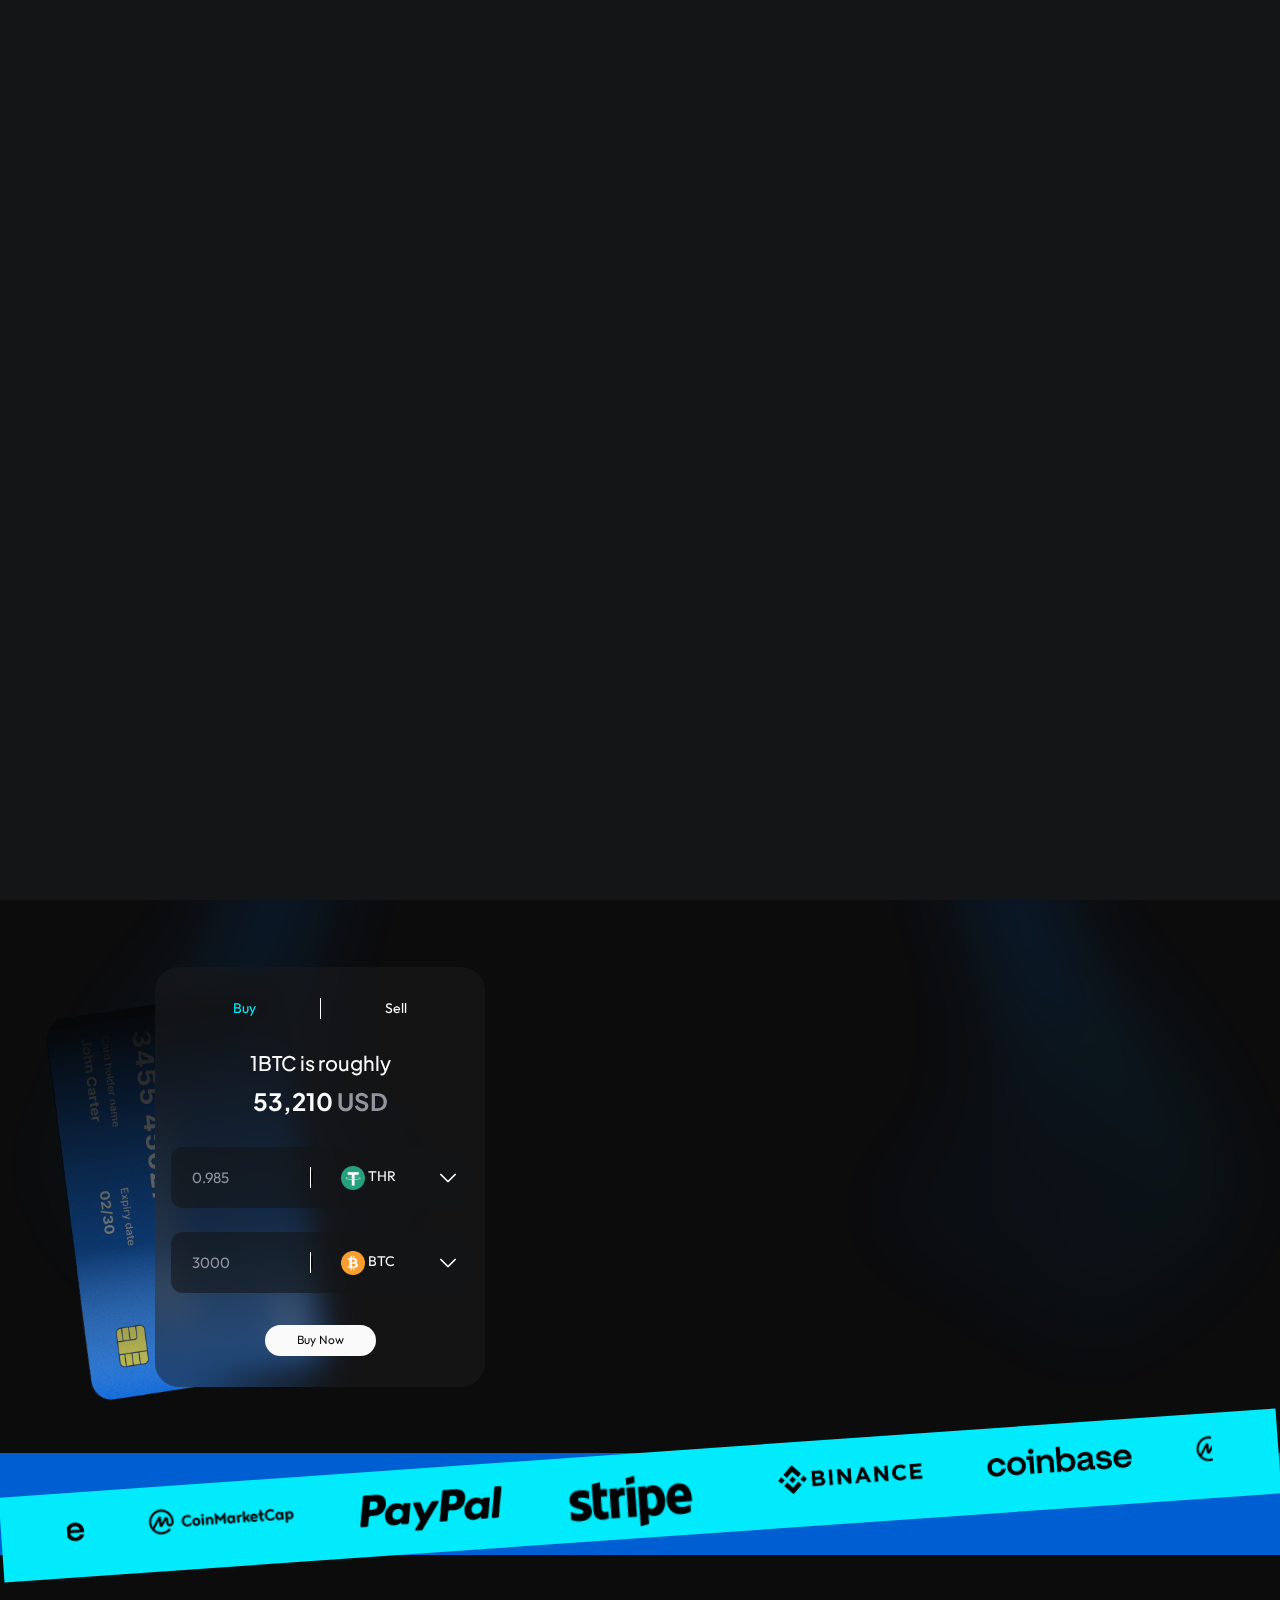
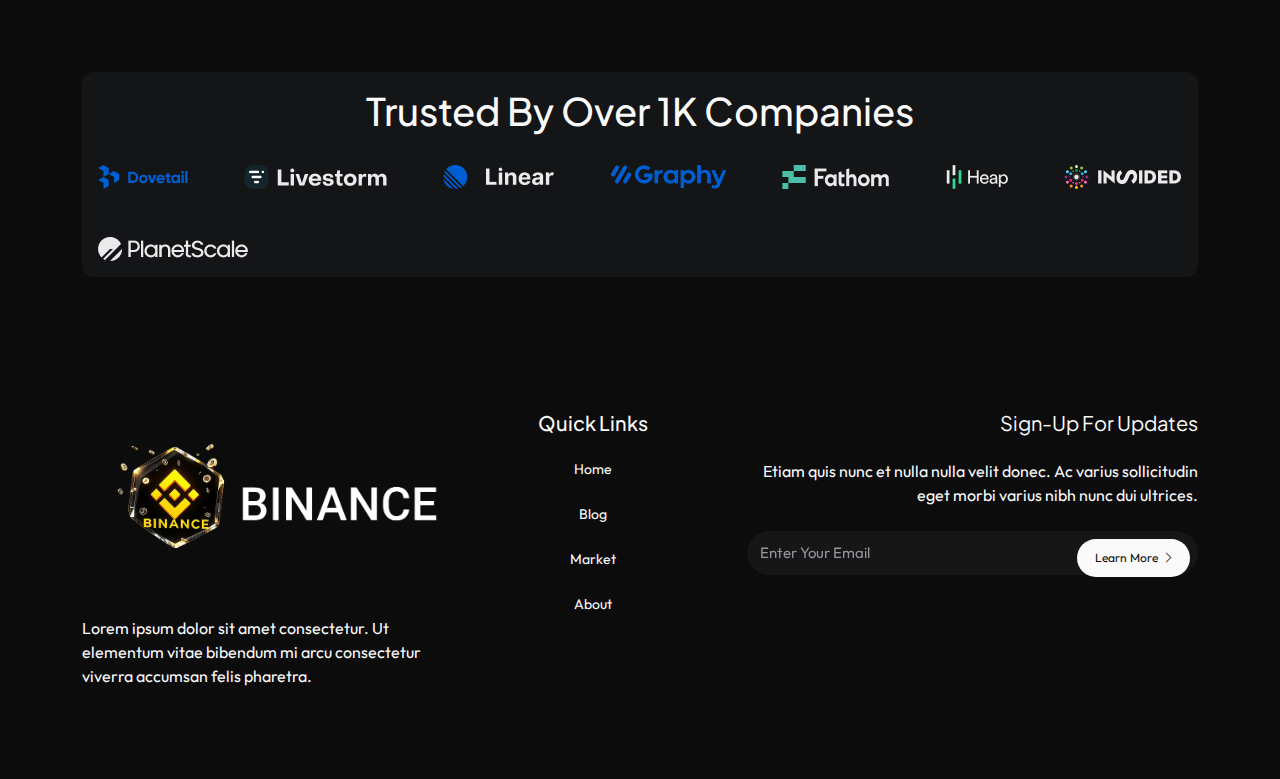
<file: about.html>
<!DOCTYPE html>
<html class="about-html" lang="en">

<head>
    <meta charset="UTF-8">
    <meta http-equiv="X-UA-Compatible" content="IE=edge">
    <meta name="viewport" content="width=device-width, initial-scale=1, shrink-to-fit=no">
    <meta name="description" content="Binancepro || Cryptocurrency Trading HTML Template">

    <title>Binancepro</title>

    <!-- Favicon -->
    <link rel="shortcut icon" type="image/x-icon" href="assets/media/favicon.png">

    <!-- All CSS files -->
    <link rel="stylesheet" href="assets/css/vendor/font-awesome.css">
    <link rel="stylesheet" href="assets/css/vendor/bootstrap.min.css">
    <link rel="stylesheet" href="assets/css/vendor/slick.css">
    <link rel="stylesheet" href="assets/css/app.css">

</head>

<body>

    <!-- Preloader-->
    <div id="preloader">
        <svg class="gradient-image" width="669" height="1563" viewBox="0 0 669 1563" fill="none"
            xmlns="http://www.w3.org/2000/svg">
            <path
                d="M382.493 1481.61C429.571 1452.59 474.869 1420.78 518.143 1386.35C537.375 1371.05 556.592 1354.77 568.936 1333.52C600.489 1279.19 578.831 1209.86 549.437 1154.34C522.325 1103.14 489.223 1055.35 450.827 1011.97C412.816 969.04 369.186 929.818 342.228 879.208C315.27 828.598 308.868 761.38 345.258 717.066C366.91 690.699 400.681 676.348 434.577 672.471C468.473 668.594 502.75 674.24 535.942 682.133C573.944 691.171 613.393 703.231 651.301 693.806C690.542 684.05 722.567 649.839 729.713 610.039C739.879 553.418 703.841 500.331 676.086 449.943C640.824 385.928 616.454 312.761 625.987 240.302C635.52 167.843 685.437 97.5878 756.584 80.8752"
                stroke="url(#paint0_linear_11584_1394)" stroke-miterlimit="10" />
            <path
                d="M368.119 1472.98C414.407 1444.5 458.836 1413.1 501.135 1378.97C519.925 1363.82 538.66 1347.7 550.805 1326.82C575.199 1284.87 568.109 1233.98 550.547 1187.54C545.782 1175.03 540.362 1162.78 534.31 1150.84C508.834 1100.34 477.433 1053.05 440.771 1009.98C404.476 967.34 362.364 928.38 336.497 878.355C321.995 850.311 313.05 817.686 313.324 786.221C313.574 758.814 320.995 732.153 338.13 710.665C341.18 706.841 344.491 703.232 348.038 699.863C369.831 679.142 399.815 667.789 429.941 664.068C439.588 662.905 449.3 662.374 459.016 662.476C484.328 662.67 509.68 666.488 534.373 671.213C573.555 678.66 613.583 687.69 651.524 676.735C689.206 665.856 720.293 633.079 727.468 594.241C737.68 538.983 703.857 487.077 678.223 437.913C676.202 434.037 674.225 430.13 672.291 426.19C643.093 366.655 624.676 300.348 634.816 235.111C645.622 165.56 695.06 98.6456 764.514 83.3725"
                stroke="url(#paint1_linear_11584_1394)" stroke-miterlimit="10" />
            <path
                d="M353.745 1464.35C399.244 1436.4 442.804 1405.41 484.127 1371.59C502.476 1356.59 520.728 1340.63 532.674 1320.12C556.66 1278.92 550.553 1229.11 534.295 1183.49C529.885 1171.19 524.841 1159.12 519.182 1147.34C495.343 1097.53 465.644 1050.75 430.716 1007.98C396.136 965.639 355.582 926.916 330.765 877.503C316.16 848.423 306.796 814.933 306.635 782.476C306.516 754.271 313.694 726.583 331.001 704.264C334.089 700.28 337.453 696.518 341.07 693.007C363.318 671.387 394.214 659.77 425.304 655.665C435.234 654.387 445.233 653.719 455.245 653.665C481.285 653.447 507.42 656.551 532.804 660.293C573.167 666.15 613.716 672.2 651.747 659.665C687.855 647.765 718.018 616.319 725.224 578.444C735.48 524.549 703.873 473.824 680.359 425.884C678.505 422.104 676.695 418.296 674.929 414.459C648.254 356.46 632.306 292.433 643.644 229.922C655.724 163.278 704.682 99.7048 772.444 85.8701"
                stroke="url(#paint2_linear_11584_1394)" stroke-miterlimit="10" />
            <path
                d="M339.37 1455.71C384.082 1428.3 426.774 1397.72 467.119 1364.22C485.026 1349.36 502.796 1333.56 514.543 1313.41C538.121 1272.97 532.997 1224.25 518.042 1179.43C513.988 1167.34 509.32 1155.46 504.054 1143.84C481.852 1094.72 453.855 1048.44 420.66 1005.98C387.797 963.941 348.836 925.43 325.033 876.652C310.333 846.527 300.542 812.181 299.946 778.733C299.46 749.729 306.394 721.015 323.872 697.865C326.997 693.721 330.416 689.807 334.102 686.153C356.806 663.635 388.614 651.753 420.667 647.263C430.881 645.87 441.168 645.066 451.474 644.856C478.242 644.226 505.159 646.615 531.236 649.374C572.779 653.642 613.799 656.766 651.97 642.596C686.499 629.778 715.744 599.56 722.98 562.648C733.281 510.116 703.89 460.572 682.496 413.856C680.809 410.173 679.166 406.463 677.567 402.728C653.416 346.266 639.936 284.518 652.474 224.733C665.826 160.996 714.305 100.764 780.374 88.3685"
                stroke="url(#paint3_linear_11584_1394)" stroke-miterlimit="10" />
            <path
                d="M324.997 1447.08C368.921 1420.2 410.745 1390.04 450.111 1356.84C467.577 1342.13 484.865 1326.49 496.412 1306.71C519.583 1267.02 515.442 1219.38 501.79 1175.38C498.091 1163.49 493.799 1151.79 488.927 1140.33C468.364 1091.92 442.069 1046.14 410.605 1003.98C379.458 962.239 342.124 923.922 319.302 875.798C304.517 844.621 294.289 809.427 293.259 774.986C292.403 745.184 299.095 715.443 316.744 691.463C319.906 687.159 323.379 683.093 327.135 679.296C350.294 655.879 383.015 643.733 416.031 638.858C426.53 637.35 437.104 636.411 447.705 636.045C475.2 635.002 502.9 636.677 529.668 638.452C572.391 641.131 613.845 641.389 652.194 625.525C685.146 611.892 713.471 582.799 720.736 546.849C731.082 495.679 703.906 447.318 684.632 401.825C683.113 398.239 681.637 394.628 680.204 390.994C658.578 336.069 647.566 276.601 661.302 219.541C675.929 158.712 723.928 101.821 788.304 90.8646"
                stroke="url(#paint4_linear_11584_1394)" stroke-miterlimit="10" />
            <path
                d="M310.622 1438.45C353.76 1412.1 394.717 1382.35 433.101 1349.46C450.126 1334.9 466.932 1319.42 478.28 1300.01C501.043 1261.07 497.886 1214.51 485.536 1171.33C482.192 1159.5 478.165 1147.93 473.799 1136.83C454.875 1089.11 430.281 1043.84 400.549 1001.99C371.117 960.54 335.441 922.397 313.57 874.947C298.71 842.709 288.035 806.675 286.569 771.243C285.345 740.643 291.794 709.876 309.615 685.065C312.813 680.601 316.34 676.382 320.167 672.443C343.78 648.128 377.413 635.717 411.394 630.457C422.179 628.834 433.039 627.759 443.933 627.237C472.157 625.782 500.638 626.798 528.098 627.535C572 628.713 613.86 626.082 652.416 608.456C683.801 594.109 711.196 566.041 718.491 531.053C728.882 481.247 703.921 434.067 686.767 389.798C685.415 386.308 684.107 382.796 682.841 379.265C663.738 325.876 655.195 268.687 670.13 214.353C686.029 156.432 733.549 102.882 796.233 93.3643"
                stroke="url(#paint5_linear_11584_1394)" stroke-miterlimit="10" />
            <path
                d="M296.248 1429.81C338.601 1404 378.693 1374.66 416.094 1342.08C432.678 1327.67 449.001 1312.35 460.15 1293.31C482.505 1255.12 480.331 1209.64 469.284 1167.27C466.298 1155.66 462.653 1144.28 458.672 1133.33C441.388 1086.31 418.497 1041.54 390.494 999.992C362.779 958.84 328.789 920.855 307.839 874.094C292.916 840.788 281.782 803.922 279.882 767.498C278.289 736.099 284.494 704.305 302.487 678.663C305.722 674.039 309.304 669.668 313.2 665.586C337.268 640.373 371.814 627.698 406.759 622.053C417.896 620.261 429.086 619.138 440.164 618.425C469.117 616.558 498.382 616.865 526.532 616.613C571.616 616.211 613.861 610.841 652.641 591.384C682.473 576.418 708.924 549.279 716.248 515.254C726.684 466.811 703.939 420.813 688.905 377.768C687.721 374.373 686.579 370.961 685.48 367.531C668.902 315.679 662.827 260.77 678.96 209.162C696.133 154.149 743.174 103.939 804.165 95.8601"
                stroke="url(#paint6_linear_11584_1394)" stroke-miterlimit="10" />
            <path
                d="M281.873 1421.18C323.442 1395.9 362.669 1366.96 399.085 1334.7C415.228 1320.44 431.068 1305.28 442.019 1286.6C463.966 1249.17 462.775 1204.78 453.031 1163.22C450.403 1151.81 447.141 1140.62 443.544 1129.83C427.902 1083.5 406.712 1039.23 380.438 997.995C354.439 957.14 322.164 919.299 302.107 873.242C287.134 838.86 275.528 801.169 273.193 763.753C271.232 731.556 277.194 698.735 295.358 672.263C298.63 667.48 302.265 662.956 306.232 658.731C330.755 632.619 366.214 619.68 402.121 613.65C413.55 611.739 425.036 610.486 436.392 609.615C466.073 607.335 496.123 606.932 524.961 605.694C571.231 603.708 613.854 595.675 652.863 574.314C681.163 558.818 706.648 532.519 714.003 499.457C724.483 452.376 703.953 407.559 691.04 365.738C690.023 362.44 689.049 359.127 688.117 355.799C674.062 305.483 670.456 252.854 687.788 203.972C706.235 151.866 752.795 104.997 812.094 98.3574"
                stroke="url(#paint7_linear_11584_1394)" stroke-miterlimit="10" />
            <path
                d="M267.5 1412.55C308.285 1387.8 346.647 1359.27 382.077 1327.33C397.779 1313.21 413.137 1298.21 423.888 1279.9C445.428 1243.22 445.134 1199.93 436.779 1159.16C434.486 1147.97 431.629 1136.96 428.417 1126.33C414.417 1080.7 394.929 1036.93 370.382 995.998C346.099 955.44 315.563 917.73 296.375 872.39C281.366 836.925 269.274 798.416 266.505 760.009C264.175 727.013 269.894 693.166 288.229 665.862C291.537 660.92 295.227 656.243 299.265 651.876C324.242 624.866 360.614 611.662 397.485 605.247C409.205 603.216 420.987 601.833 432.622 600.805C463.031 598.112 493.866 596.997 523.394 594.774C570.847 591.202 613.859 580.588 653.087 557.244C679.881 541.3 704.376 515.76 711.76 483.66C722.285 437.942 703.97 394.307 693.177 353.71C692.327 350.508 691.519 347.294 690.754 344.067C679.224 295.289 678.086 244.939 696.617 198.782C716.336 149.584 762.418 106.057 820.024 100.855"
                stroke="url(#paint8_linear_11584_1394)" stroke-miterlimit="10" />
            <path
                d="M253.126 1403.91C293.129 1379.7 330.627 1351.58 365.068 1319.95C380.328 1305.98 395.205 1291.14 405.757 1273.2C426.889 1237.27 427.572 1195.06 420.526 1155.1C418.589 1144.12 416.115 1133.3 413.289 1122.83C400.932 1077.89 383.147 1034.63 360.327 994C337.759 953.739 308.987 916.148 290.643 871.536C275.612 834.98 263.02 795.662 259.816 756.262C257.118 722.468 262.593 687.595 281.1 659.46C284.445 654.358 288.189 649.529 292.297 645.019C317.73 617.11 355.013 603.641 392.848 596.842C404.86 594.691 416.939 593.179 428.851 591.992C459.988 588.888 491.607 587.058 521.824 583.852C570.461 578.691 613.885 565.58 653.31 540.171C678.627 523.855 702.1 498.997 709.514 467.86C720.084 423.505 703.985 381.052 695.313 341.678C694.63 338.573 693.99 335.458 693.391 332.333C684.385 285.091 685.716 237.02 705.445 193.59C726.438 147.299 772.04 107.112 827.954 103.35"
                stroke="url(#paint9_linear_11584_1394)" stroke-miterlimit="10" />
            <path
                d="M238.751 1395.28C277.973 1371.6 314.609 1343.88 348.061 1312.57C362.88 1298.76 377.274 1284.07 387.626 1266.5C408.351 1231.32 410.012 1190.19 404.274 1151.05C402.694 1140.28 400.604 1129.65 398.162 1119.33C387.449 1075.09 371.366 1032.34 350.272 992.006C329.42 952.041 302.433 914.561 284.912 870.686C269.875 833.033 256.767 792.911 253.128 752.52C250.062 717.927 255.294 682.027 273.972 653.062C277.353 647.801 281.151 642.819 285.33 638.166C311.218 609.359 349.413 595.626 388.212 588.442C400.516 586.172 412.89 584.529 425.08 583.185C456.946 579.669 489.349 577.124 520.256 572.934C570.077 566.182 613.949 550.661 653.533 523.103C677.408 506.482 699.827 482.239 707.27 452.064C717.886 409.073 704.001 367.801 697.449 329.651C696.934 326.642 696.46 323.626 696.029 320.603C689.547 274.898 693.346 229.107 714.274 188.402C736.54 145.019 781.663 108.173 835.884 105.85"
                stroke="url(#paint10_linear_11584_1394)" stroke-miterlimit="10" />
            <path
                d="M224.377 1386.65C262.82 1363.5 298.594 1336.18 331.052 1305.19C345.43 1291.53 359.342 1277 369.496 1259.8C389.812 1225.37 392.454 1185.32 388.021 1147C386.799 1136.43 385.091 1125.99 383.034 1115.83C373.967 1072.29 359.586 1030.04 340.216 990.008C321.081 950.34 295.899 912.962 279.18 869.834C264.154 831.075 250.512 790.158 246.439 748.775C243.004 713.384 247.993 676.457 266.843 646.661C270.259 641.24 274.112 636.106 278.361 631.31C304.704 601.604 343.813 587.607 383.574 580.038C396.171 577.648 408.841 575.876 421.307 574.374C453.901 570.446 487.089 567.184 518.686 562.014C569.688 553.67 614.065 535.83 653.755 506.033C676.223 489.166 697.551 465.48 705.025 436.267C715.684 394.639 704.017 354.548 699.584 317.622C699.236 314.71 698.93 311.793 698.665 308.871C694.707 264.703 700.974 221.191 723.101 183.213C746.641 142.737 791.284 109.232 843.812 108.348"
                stroke="url(#paint11_linear_11584_1394)" stroke-miterlimit="10" />
            <path
                d="M210.003 1378.01C247.667 1355.39 282.581 1328.48 314.044 1297.82C327.98 1284.3 341.41 1269.93 351.365 1253.09C371.273 1219.42 374.898 1180.45 371.769 1142.94C370.905 1132.58 369.579 1122.33 367.907 1112.32C360.486 1069.49 347.808 1027.74 330.161 988.011C312.741 948.641 289.385 911.356 273.449 868.981C258.454 829.11 244.26 787.404 239.752 745.03C235.948 708.841 240.694 670.887 259.715 640.26C263.168 634.68 267.074 629.394 271.395 624.455C298.192 593.851 338.214 579.589 378.938 571.635C391.827 569.125 404.794 567.223 417.538 565.564C450.861 561.224 484.82 557.183 517.119 551.095C569.285 541.057 614.254 521.089 653.979 488.963C675.079 471.899 695.278 448.72 702.782 420.47C713.487 380.204 704.033 341.295 701.722 305.593C701.541 302.777 701.402 299.959 701.304 297.14C699.87 254.508 708.605 213.276 731.931 178.023C756.745 140.456 800.908 110.291 851.744 110.846"
                stroke="url(#paint12_linear_11584_1394)" stroke-miterlimit="10" />
            <path
                d="M195.629 1369.38C232.516 1347.29 266.57 1320.78 297.035 1290.44C310.531 1277.07 323.478 1262.86 333.233 1246.39C352.735 1213.47 357.343 1175.58 355.516 1138.89C355.011 1128.74 354.066 1118.68 352.779 1108.82C347.005 1066.69 336.03 1025.44 320.105 986.014C304.402 946.94 282.889 909.744 267.717 868.129C252.772 827.139 238.006 784.652 233.063 741.285C228.891 704.297 233.393 665.317 252.586 633.861C256.075 628.121 260.036 622.682 264.427 617.6C291.68 586.097 332.613 571.571 374.302 563.231C387.482 560.601 400.745 558.569 413.767 556.753C447.818 552 482.56 547.245 515.55 540.174C568.896 528.546 614.529 506.438 654.202 471.892C673.975 454.674 693.004 431.959 700.537 404.672C711.287 365.769 704.049 328.041 703.858 293.563C703.844 290.843 703.872 288.125 703.941 285.407C705.031 244.312 716.235 205.359 740.76 172.832C766.846 138.172 810.531 111.349 859.673 113.343"
                stroke="url(#paint13_linear_11584_1394)" stroke-miterlimit="10" />
            <path
                d="M181.255 1360.75C217.366 1339.18 250.562 1313.08 280.027 1283.06C293.081 1269.84 305.546 1255.79 315.104 1239.69C334.197 1207.52 339.792 1170.71 339.264 1134.83C339.118 1124.89 338.555 1115.02 337.652 1105.32C333.526 1063.9 324.254 1023.15 310.051 984.018C296.063 945.241 276.412 908.128 261.987 867.277C247.115 825.162 231.753 781.899 226.375 737.541C221.835 699.755 226.094 659.748 245.458 627.46C248.983 621.561 252.998 615.97 257.461 610.744C285.168 578.343 327.014 563.553 369.666 554.829C383.139 552.08 396.698 549.918 409.998 547.944C444.777 542.779 480.301 537.31 513.983 529.255C568.51 516.038 614.91 491.883 654.427 454.823C672.915 437.483 690.731 415.2 698.295 388.875C709.089 351.335 704.066 314.79 705.996 281.534C706.149 278.911 706.344 276.291 706.58 273.676C710.194 234.118 723.867 197.444 749.59 167.643C776.949 135.891 820.154 112.408 867.604 115.841"
                stroke="url(#paint14_linear_11584_1394)" stroke-miterlimit="10" />
            <path
                d="M166.88 1352.12C202.218 1331.08 234.556 1305.37 263.019 1275.68C275.632 1262.61 287.614 1248.72 296.971 1232.99C315.657 1201.57 322.241 1165.84 323.011 1130.78C323.225 1121.04 323.041 1111.36 322.524 1101.82C320.046 1061.1 312.477 1020.86 299.994 982.021C287.722 943.541 269.949 906.508 256.254 866.425C241.477 823.177 225.498 779.146 219.686 733.796C214.777 695.212 218.793 654.178 238.329 621.06C241.889 615.002 245.958 609.257 250.492 603.889C278.654 570.589 321.414 555.535 365.029 546.426C378.792 543.558 392.648 541.266 406.226 539.134C441.734 533.557 478.04 527.374 512.413 518.336C568.12 503.529 615.413 477.42 654.649 437.753C671.896 420.316 688.456 398.44 696.049 373.078C706.888 336.901 704.081 301.537 708.131 269.506C708.452 266.979 708.814 264.458 709.217 261.944C715.355 223.923 731.495 189.529 758.417 162.454C787.05 133.609 829.776 113.467 875.534 118.339"
                stroke="url(#paint15_linear_11584_1394)" stroke-miterlimit="10" />
            <path
                d="M152.506 1343.48C187.072 1322.97 218.554 1297.66 246.011 1268.31C258.45 1255.53 269.458 1241.44 278.841 1226.29C297.119 1195.62 304.694 1160.97 306.759 1126.72C307.334 1117.2 307.529 1107.7 307.396 1098.32C306.567 1058.31 300.702 1018.57 289.939 980.024C279.383 941.841 263.502 904.884 250.522 865.572C235.867 821.186 219.245 776.393 212.998 730.051C207.721 690.668 211.493 648.608 231.2 614.659C234.796 608.442 238.919 602.545 243.525 597.033C272.142 562.835 315.813 547.516 360.393 538.023C374.449 535.034 388.6 532.612 402.456 530.323C438.692 524.333 475.782 517.436 510.845 507.415C567.732 491.018 616.058 463.046 654.873 420.682C670.923 403.163 686.182 381.679 693.805 357.279C704.689 322.465 704.098 288.283 710.268 257.476C710.755 255.045 711.284 252.623 711.855 250.211C720.517 213.727 739.126 181.613 767.246 157.263C797.153 131.326 839.399 114.525 883.464 120.835"
                stroke="url(#paint16_linear_11584_1394)" stroke-miterlimit="10" />
            <path
                d="M138.132 1334.85C171.927 1314.86 202.554 1289.95 229.002 1260.93C240.953 1248.26 251.577 1234.41 260.71 1219.58C278.58 1189.67 287.149 1156.1 290.506 1122.67C291.442 1113.35 292.017 1104.05 292.269 1094.82C293.088 1055.52 288.927 1016.28 279.883 978.027C271.043 940.141 257.07 903.258 244.791 864.721C230.283 819.189 212.991 773.641 206.309 726.307C200.664 686.126 204.193 643.039 224.073 608.259C227.704 601.883 231.882 595.833 236.558 590.179C265.63 555.083 310.214 539.499 355.757 529.62C370.106 526.512 384.552 523.96 398.686 521.513C435.65 515.111 473.522 507.499 509.277 496.496C567.345 478.51 616.865 448.758 655.097 403.612C669.996 386.019 683.91 364.92 691.562 341.482C702.491 308.031 704.115 275.031 712.405 245.447C713.06 243.112 713.756 240.79 714.493 238.48C725.34 203.877 746.906 173.618 776.076 152.073C807.255 129.043 849.023 115.583 891.395 123.333"
                stroke="url(#paint17_linear_11584_1394)" stroke-miterlimit="10" />
            <path
                d="M123.758 1326.22C156.785 1306.75 186.558 1282.23 211.994 1253.55C223.455 1240.99 233.696 1227.38 242.579 1212.88C260.042 1183.71 269.663 1151.24 274.254 1118.61C275.567 1109.51 276.505 1100.39 277.141 1091.32C279.61 1052.73 277.152 1013.99 269.828 976.031C262.704 938.441 250.652 901.631 239.059 863.869C224.728 817.185 206.737 770.888 199.621 722.562C193.607 681.583 196.893 637.469 216.943 601.859C220.61 595.323 224.842 589.121 229.59 583.323C259.117 547.328 304.613 531.481 351.12 521.217C365.76 517.989 380.503 515.308 394.915 512.703C432.607 505.889 471.261 497.562 507.708 485.576C566.956 466.001 617.846 434.547 655.319 386.542C669.926 368.267 681.414 347.704 689.316 325.684C700.29 293.596 704.129 261.777 714.539 233.417C715.362 231.179 716.225 228.956 717.129 226.747C730.683 193.615 754.417 165.647 784.902 146.883C817.356 126.761 858.643 116.642 899.323 125.83"
                stroke="url(#paint18_linear_11584_1394)" stroke-miterlimit="10" />
            <path
                d="M109.383 1317.58C141.644 1298.64 170.564 1274.51 194.986 1246.17C205.955 1233.73 215.813 1220.34 224.448 1206.18C241.503 1177.77 252.107 1146.37 258.001 1114.56C259.672 1105.66 260.992 1096.73 262.013 1087.82C266.13 1049.95 265.376 1011.71 259.771 974.034C254.363 936.741 244.246 900.004 233.326 863.016C219.203 815.175 200.483 768.134 192.932 718.818C186.549 677.04 189.591 631.9 209.813 595.458C213.516 588.764 217.802 582.409 222.621 576.468C252.603 539.575 299.012 523.462 346.482 512.814C361.414 509.467 376.454 506.655 391.143 503.893C429.563 496.667 469 487.626 506.138 474.655C566.567 453.49 619.02 420.403 655.542 369.47C668.74 351.152 679.349 331.102 687.072 309.887C698.09 279.161 704.145 248.524 716.676 221.388C717.665 219.246 718.696 217.122 719.766 215.016C736.037 183.361 761.936 157.688 793.731 141.694C827.458 124.479 868.265 117.701 907.253 128.329"
                stroke="url(#paint19_linear_11584_1394)" stroke-miterlimit="10" />
            <path
                d="M95.0084 1308.95C126.504 1290.53 154.574 1266.79 177.977 1238.8C209.464 1201.93 231.368 1157.86 241.747 1110.5C243.777 1101.81 245.49 1093.08 246.885 1084.32C252.649 1047.17 253.6 1009.43 249.716 972.037C246.024 935.041 237.853 898.377 227.595 862.164C213.713 813.158 194.229 765.382 186.243 715.073C179.492 672.497 182.292 626.33 202.685 589.058C206.423 582.204 210.763 575.697 215.654 569.612C246.09 531.821 293.412 515.444 341.845 504.411C357.07 500.944 372.405 498.002 387.372 495.083C426.521 487.444 466.74 477.689 504.57 463.736C566.179 440.981 620.399 406.314 655.765 352.401C667.552 334.084 677.298 314.53 684.827 294.09C695.891 264.729 704.161 235.272 718.812 209.36C719.969 207.315 721.166 205.29 722.404 203.284C741.398 173.116 769.458 149.739 802.56 136.504C837.56 122.197 877.888 118.76 915.183 130.826"
                stroke="url(#paint20_linear_11584_1394)" stroke-miterlimit="10" />
            <path
                d="M80.6351 1300.32C152.329 1259.05 203.075 1186.07 225.496 1106.45C247.916 1026.82 243.512 941.153 221.864 861.311C208.26 811.135 187.976 762.629 179.556 711.328C171.135 660.026 176.249 603.383 208.687 562.757C249.282 511.913 319.827 499.147 383.602 486.272C488.479 465.099 601.133 427.19 655.989 335.33C683.312 289.575 693.372 234.412 725.042 191.551C768.954 132.126 854.029 107.116 923.114 133.323"
                stroke="url(#paint21_linear_11584_1394)" stroke-miterlimit="10" />
            <defs>
                <filter id="filter05_f_11584_1394" x="0.385742" y="0.38855" width="1002.91" height="1561.65"
                    filterUnits="userSpaceOnUse" color-interpolation-filters="sRGB">
                    <feFlood flood-opacity="0" result="BackgroundImageFix" />
                    <feBlend mode="normal" in="SourceGraphic" in2="BackgroundImageFix" result="shape" />
                    <feGaussianBlur stdDeviation="40" result="effect1_foregroundBlur_11584_1394" />
                </filter>
                <linearGradient id="paint0_linear_11584_0147" x1="301.112" y1="1059.32" x2="734.276" y2="1074.71"
                    gradientUnits="userSpaceOnUse">
                    <stop offset="0" stop-color="#005ED3" />
                    <stop offset="1" stop-color="#02EBFD" />
                </linearGradient>
                <linearGradient id="paint1_linear_11584_0102" x1="294.417" y1="1054.02" x2="731.671" y2="1069.29"
                    gradientUnits="userSpaceOnUse">
                    <stop offset="0" stop-color="#005ED3" />
                    <stop offset="1" stop-color="#02EBFD" />
                </linearGradient>
                <linearGradient id="paint2_linear_11584_0321" x1="287.718" y1="1048.72" x2="740.297" y2="1063.79"
                    gradientUnits="userSpaceOnUse">
                    <stop offset="0" stop-color="#005ED3" />
                    <stop offset="1" stop-color="#02EBFD" />
                </linearGradient>
                <linearGradient id="paint3_linear_11584_6548" x1="280.995" y1="1043.41" x2="750.216" y2="1058.21"
                    gradientUnits="userSpaceOnUse">
                    <stop offset="0" stop-color="#005ED3" />
                    <stop offset="1" stop-color="#02EBFD" />
                </linearGradient>
                <linearGradient id="paint4_linear_11584_1590" x1="274.244" y1="1038.11" x2="760.133" y2="1052.57"
                    gradientUnits="userSpaceOnUse">
                    <stop offset="0" stop-color="#005ED3" />
                    <stop offset="1" stop-color="#02EBFD" />
                </linearGradient>
                <linearGradient id="paint5_linear_11584_9510" x1="267.467" y1="1032.8" x2="770.047" y2="1046.85"
                    gradientUnits="userSpaceOnUse">
                    <stop offset="0" stop-color="#005ED3" />
                    <stop offset="1" stop-color="#02EBFD" />
                </linearGradient>
                <linearGradient id="paint6_linear_11584_1654" x1="260.669" y1="1027.49" x2="779.962" y2="1041.05"
                    gradientUnits="userSpaceOnUse">
                    <stop offset="0" stop-color="#005ED3" />
                    <stop offset="1" stop-color="#02EBFD" />
                </linearGradient>
                <linearGradient id="paint7_linear_11584_1221" x1="253.848" y1="1022.18" x2="789.872" y2="1035.18"
                    gradientUnits="userSpaceOnUse">
                    <stop offset="0" stop-color="#005ED3" />
                    <stop offset="1" stop-color="#02EBFD" />
                </linearGradient>
                <linearGradient id="paint8_linear_11584_1158" x1="247.007" y1="1016.86" x2="799.778" y2="1029.22"
                    gradientUnits="userSpaceOnUse">
                    <stop offset="0" stop-color="#005ED3" />
                    <stop offset="1" stop-color="#02EBFD" />
                </linearGradient>
                <linearGradient id="paint9_linear_11584_9987" x1="240.147" y1="1011.55" x2="809.68" y2="1023.19"
                    gradientUnits="userSpaceOnUse">
                    <stop offset="0" stop-color="#005ED3" />
                    <stop offset="1" stop-color="#02EBFD" />
                </linearGradient>
                <linearGradient id="paint10_linear_11584_1665" x1="233.27" y1="1006.23" x2="819.577" y2="1017.08"
                    gradientUnits="userSpaceOnUse">
                    <stop offset="0" stop-color="#005ED3" />
                    <stop offset="1" stop-color="#02EBFD" />
                </linearGradient>
                <linearGradient id="paint11_linear_11584_1778" x1="226.376" y1="1000.92" x2="829.466" y2="1010.88"
                    gradientUnits="userSpaceOnUse">
                    <stop offset="0" stop-color="#005ED3" />
                    <stop offset="1" stop-color="#02EBFD" />
                </linearGradient>
                <linearGradient id="paint12_linear_11584_1965" x1="219.468" y1="995.599" x2="839.352" y2="1004.59"
                    gradientUnits="userSpaceOnUse">
                    <stop offset="0" stop-color="#005ED3" />
                    <stop offset="1" stop-color="#02EBFD" />
                </linearGradient>
                <linearGradient id="paint13_linear_11584_1305" x1="212.545" y1="990.28" x2="849.228" y2="998.221"
                    gradientUnits="userSpaceOnUse">
                    <stop offset="0" stop-color="#005ED3" />
                    <stop offset="1" stop-color="#02EBFD" />
                </linearGradient>
                <linearGradient id="paint14_linear_11584_7455" x1="205.611" y1="984.96" x2="859.097" y2="991.76"
                    gradientUnits="userSpaceOnUse">
                    <stop offset="0" stop-color="#005ED3" />
                    <stop offset="1" stop-color="#02EBFD" />
                </linearGradient>
                <linearGradient id="paint15_linear_11584_0214" x1="195.979" y1="979.422" x2="869.21" y2="984.825"
                    gradientUnits="userSpaceOnUse">
                    <stop offset="0" stop-color="#005ED3" />
                    <stop offset="1" stop-color="#02EBFD" />
                </linearGradient>
                <linearGradient id="paint16_linear_11584_3665" x1="181.472" y1="973.474" x2="879.77" y2="977.033"
                    gradientUnits="userSpaceOnUse">
                    <stop offset="0" stop-color="#005ED3" />
                    <stop offset="1" stop-color="#02EBFD" />
                </linearGradient>
                <linearGradient id="paint17_linear_11584_8823" x1="166.968" y1="967.463" x2="890.314" y2="969.01"
                    gradientUnits="userSpaceOnUse">
                    <stop offset="0" stop-color="#005ED3" />
                    <stop offset="1" stop-color="#02EBFD" />
                </linearGradient>
                <linearGradient id="paint18_linear_11584_1782" x1="152.471" y1="961.367" x2="900.835" y2="960.736"
                    gradientUnits="userSpaceOnUse">
                    <stop offset="0" stop-color="#005ED3" />
                    <stop offset="1" stop-color="#02EBFD" />
                </linearGradient>
                <linearGradient id="paint19_linear_11584_9950" x1="137.981" y1="955.162" x2="911.341" y2="952.192"
                    gradientUnits="userSpaceOnUse">
                    <stop offset="0" stop-color="#005ED3" />
                    <stop offset="1" stop-color="#02EBFD" />
                </linearGradient>
                <linearGradient id="paint20_linear_11584_3036" x1="123.502" y1="948.812" x2="921.831" y2="943.347"
                    gradientUnits="userSpaceOnUse">
                    <stop offset="0" stop-color="#005ED3" />
                    <stop offset="1" stop-color="#02EBFD" />
                </linearGradient>
                <linearGradient id="paint21_linear_11584_2348" x1="109.038" y1="942.274" x2="932.309" y2="934.169"
                    gradientUnits="userSpaceOnUse">
                    <stop offset="0" stop-color="#005ED3" />
                    <stop offset="1" stop-color="#02EBFD" />
                </linearGradient>
            </defs>
        </svg>
        <div id="bitcoin">
            <svg version="1.1" id="Layer_1" xmlns="http://www.w3.org/2000/svg"
                xmlns:xlink="http://www.w3.org/1999/xlink" x="0px" y="0px" width="200px" height="200px"
                viewBox="100 100 400 400" xml:space="preserve">
                <filter height="130%">
                    <feGaussianBlur in="SourceAlpha" stdDeviation="5" />
                    <feOffset dx="0" dy="0" result="offsetblur" />
                    <feFlood flood-color="#02EBFD" />
                    <feComposite in2="offsetblur" operator="in" />
                    <feMerge>
                        <feMergeNode />
                        <feMergeNode in="SourceGraphic" />
                    </feMerge>
                </filter>
                <path class="path" fill="#000000" d="M446.089,261.45c6.135-41.001-25.084-63.033-67.769-77.735l13.844-55.532l-33.801-8.424l-13.48,54.068
                  c-8.896-2.217-18.015-4.304-27.091-6.371l13.568-54.429l-33.776-8.424l-13.861,55.521c-7.354-1.676-14.575-3.328-21.587-5.073
                  l0.034-0.171l-46.617-11.64l-8.993,36.102c0,0,25.08,5.746,24.549,6.105c13.689,3.42,16.159,12.478,15.75,19.658L208.93,357.23
                  c-1.675,4.158-5.925,10.401-15.494,8.031c0.338,0.485-24.579-6.134-24.579-6.134l-9.631,40.468l36.843,9.188
                  c8.178,2.051,16.209,4.19,24.098,6.217l-13.978,56.17l33.764,8.424l13.852-55.571c9.235,2.499,18.186,4.813,26.948,6.995
                  l-13.802,55.309l33.801,8.424l13.994-56.061c57.648,10.902,100.998,6.502,119.237-45.627c14.705-41.979-0.731-66.193-31.06-81.984
                  C425.008,305.984,441.655,291.455,446.089,261.45z M368.859,369.754c-10.455,41.983-81.128,19.285-104.052,13.589l18.562-74.404
                  C306.28,314.65,379.774,325.975,368.859,369.754z M379.302,260.846c-9.527,38.187-68.358,18.781-87.442,14.023l16.828-67.489
                  C327.767,212.14,389.234,221.02,379.302,260.846z" />
            </svg>
        </div>
        <svg class="gradient-image image-2" width="713" height="1563" viewBox="0 0 713 1563" fill="none"
            xmlns="http://www.w3.org/2000/svg">
            <path
                d="M330.561 1481.61C283.483 1452.59 238.185 1420.78 194.911 1386.35C175.68 1371.05 156.463 1354.77 144.119 1333.52C112.565 1279.19 134.223 1209.86 163.617 1154.34C190.729 1103.14 223.832 1055.35 262.228 1011.97C300.238 969.04 343.868 929.818 370.826 879.208C397.784 828.598 404.186 761.38 367.796 717.066C346.144 690.699 312.373 676.348 278.477 672.471C244.581 668.594 210.304 674.24 177.113 682.133C139.111 691.171 99.6612 703.231 61.7534 693.806C22.5117 684.05 -9.51232 649.839 -16.6585 610.039C-26.8248 553.418 9.21277 500.331 36.9679 449.943C72.2301 385.928 96.5999 312.761 87.067 240.302C77.5342 167.843 27.6172 97.5878 -43.5296 80.8752"
                stroke="url(#paint0_linear_11576_10647)" stroke-miterlimit="10" />
            <path
                d="M344.935 1472.98C298.647 1444.5 254.218 1413.1 211.919 1378.97C193.129 1363.82 174.394 1347.7 162.249 1326.82C137.856 1284.87 144.946 1233.98 162.507 1187.54C167.272 1175.03 172.692 1162.78 178.745 1150.84C204.221 1100.34 235.621 1053.05 272.283 1009.98C308.578 967.34 350.69 928.38 376.557 878.355C391.06 850.311 400.004 817.686 399.731 786.221C399.481 758.814 392.059 732.153 374.925 710.665C371.874 706.841 368.564 703.232 365.017 699.863C343.223 679.142 313.24 667.789 283.114 664.068C273.467 662.905 263.754 662.374 254.038 662.476C228.727 662.67 203.374 666.488 178.681 671.213C139.499 678.66 99.471 687.69 61.5303 676.735C23.8487 665.856 -7.23828 633.079 -14.4142 594.241C-24.6256 538.983 9.19721 487.077 34.8315 437.913C36.8524 434.037 38.8296 430.13 40.7631 426.19C69.9617 366.655 88.3784 300.348 78.2383 235.111C67.432 165.56 17.9945 98.6456 -51.4597 83.3725"
                stroke="url(#paint1_linear_11576_10647)" stroke-miterlimit="10" />
            <path
                d="M359.309 1464.35C313.81 1436.4 270.25 1405.41 228.927 1371.59C210.578 1356.59 192.326 1340.63 180.38 1320.12C156.394 1278.92 162.501 1229.11 178.759 1183.49C183.169 1171.19 188.213 1159.12 193.872 1147.34C217.712 1097.53 247.41 1050.75 282.338 1007.98C316.918 965.639 357.472 926.916 382.289 877.503C396.894 848.423 406.258 814.933 406.419 782.476C406.538 754.271 399.36 726.583 382.053 704.264C378.965 700.28 375.601 696.518 371.984 693.007C349.736 671.387 318.84 659.77 287.75 655.665C277.82 654.387 267.821 653.719 257.809 653.665C231.769 653.447 205.634 656.551 180.25 660.293C139.887 666.15 99.3382 672.2 61.307 659.665C25.1989 647.765 -4.96435 616.319 -12.1699 578.444C-22.426 524.549 9.1807 473.824 32.6954 425.884C34.5488 422.104 36.3588 418.296 38.1255 414.459C64.8001 356.46 80.7485 292.433 69.4097 229.922C57.3301 163.278 8.37217 99.7048 -59.3896 85.8701"
                stroke="url(#paint2_linear_11576_10647)" stroke-miterlimit="10" />
            <path
                d="M373.684 1455.71C328.972 1428.3 286.28 1397.72 245.936 1364.22C228.028 1349.36 210.258 1333.56 198.511 1313.41C174.933 1272.97 180.057 1224.25 195.012 1179.43C199.066 1167.34 203.734 1155.46 209 1143.84C231.202 1094.72 259.199 1048.44 292.394 1005.98C325.257 963.941 364.218 925.43 388.021 876.652C402.721 846.527 412.512 812.181 413.108 778.733C413.595 749.729 406.66 721.015 389.182 697.865C386.057 693.721 382.638 689.807 378.952 686.153C356.248 663.635 324.44 651.753 292.387 647.263C282.173 645.87 271.886 645.066 261.58 644.856C234.812 644.226 207.895 646.615 181.819 649.374C140.276 653.642 99.2546 656.766 61.084 642.596C26.555 629.778 -2.69003 599.56 -9.9263 562.648C-20.2274 510.116 9.16417 460.572 30.5585 413.856C32.2448 410.173 33.8878 406.463 35.4875 402.728C59.6378 346.266 73.1179 284.518 60.5803 224.733C47.228 160.996 -1.2511 100.764 -67.3203 88.3685"
                stroke="url(#paint3_linear_11576_10647)" stroke-miterlimit="10" />
            <path
                d="M388.058 1447.08C344.133 1420.2 302.309 1390.04 262.943 1356.84C245.477 1342.13 228.189 1326.49 216.642 1306.71C193.471 1267.02 197.612 1219.38 211.265 1175.38C214.963 1163.49 219.256 1151.79 224.127 1140.33C244.69 1091.92 270.986 1046.14 302.449 1003.98C333.596 962.239 370.93 923.922 393.752 875.798C408.537 844.621 418.765 809.427 419.795 774.986C420.651 745.184 413.96 715.443 396.31 691.463C393.148 687.159 389.675 683.093 385.919 679.296C362.76 655.879 330.04 643.733 297.023 638.858C286.524 637.35 275.95 636.411 265.349 636.045C237.854 635.002 210.154 636.677 183.386 638.452C140.663 641.131 99.2094 641.389 60.86 625.525C27.9077 611.892 -0.416846 582.799 -7.68196 546.849C-18.0277 495.679 9.14823 447.318 28.4223 401.825C29.9414 398.239 31.4173 394.628 32.8501 390.994C54.4761 336.069 65.488 276.601 51.752 219.541C37.1255 158.712 -10.8736 101.821 -75.2501 90.8646"
                stroke="url(#paint4_linear_11576_10647)" stroke-miterlimit="10" />
            <path
                d="M402.432 1438.45C359.294 1412.1 318.337 1382.35 279.953 1349.46C262.928 1334.9 246.122 1319.42 234.774 1300.01C212.011 1261.07 215.169 1214.51 227.518 1171.33C230.863 1159.5 234.889 1147.93 239.255 1136.83C258.18 1089.11 282.773 1043.84 312.506 1001.99C341.937 960.54 377.613 922.397 399.485 874.947C414.344 842.709 425.019 806.675 426.485 771.243C427.709 740.643 421.261 709.876 403.44 685.065C400.241 680.601 396.714 676.382 392.888 672.443C369.274 648.128 335.641 635.717 301.661 630.457C290.876 628.834 280.015 627.759 269.121 627.237C240.897 625.782 212.416 626.798 184.956 627.535C141.055 628.713 99.1946 626.082 60.6381 608.456C29.2537 594.109 1.85839 566.041 -5.4366 531.053C-15.8273 481.247 9.13345 434.067 26.2871 389.798C27.6388 386.308 28.9477 382.796 30.2136 379.265C49.3159 325.876 57.8591 268.687 42.9244 214.353C27.0247 156.432 -20.4951 102.882 -83.1789 93.3643"
                stroke="url(#paint5_linear_11576_10647)" stroke-miterlimit="10" />
            <path
                d="M416.806 1429.81C374.453 1404 334.362 1374.66 296.96 1342.08C280.376 1327.67 264.053 1312.35 252.904 1293.31C230.549 1255.12 232.724 1209.64 243.77 1167.27C246.756 1155.66 250.401 1144.28 254.383 1133.33C271.666 1086.31 294.557 1041.54 322.56 999.992C350.276 958.84 384.265 920.855 405.216 874.094C420.138 840.788 431.273 803.922 433.173 767.498C434.765 736.099 428.56 704.305 410.568 678.663C407.332 674.039 403.751 669.668 399.854 665.586C375.786 640.373 341.24 627.698 306.295 622.053C295.159 620.261 283.969 619.138 272.89 618.425C243.938 616.558 214.673 616.865 186.523 616.613C141.438 616.211 99.1935 610.841 60.413 591.384C30.5815 576.418 4.12992 549.279 -3.19413 515.254C-13.6296 466.811 9.11559 420.813 24.149 377.768C25.3334 374.373 26.4752 370.961 27.5743 367.531C44.1527 315.679 50.2274 260.77 34.0939 209.162C16.921 154.149 -30.1195 103.939 -91.1107 95.8601"
                stroke="url(#paint6_linear_11576_10647)" stroke-miterlimit="10" />
            <path
                d="M431.181 1421.18C389.612 1395.9 350.386 1366.96 313.969 1334.7C297.826 1320.44 281.986 1305.28 271.035 1286.6C249.088 1249.17 250.28 1204.78 260.023 1163.22C262.651 1151.81 265.914 1140.62 269.51 1129.83C285.153 1083.5 306.342 1039.23 332.616 997.995C358.616 957.14 390.891 919.299 410.947 873.242C425.92 838.86 437.526 801.169 439.861 763.753C441.822 731.556 435.86 698.735 417.697 672.263C414.425 667.48 410.789 662.956 406.822 658.731C382.299 632.619 346.84 619.68 310.933 613.65C299.505 611.739 288.018 610.486 276.662 609.615C246.981 607.335 216.931 606.932 188.093 605.694C141.824 603.708 99.2 595.675 60.1909 574.314C31.8913 558.818 6.40577 532.519 -0.948808 499.457C-11.4291 452.376 9.10077 407.559 22.0138 365.738C23.031 362.44 24.0055 359.127 24.9374 355.799C38.9918 305.483 42.5981 252.854 25.266 203.972C6.81957 151.866 -39.7412 104.997 -99.04 98.3574"
                stroke="url(#paint7_linear_11576_10647)" stroke-miterlimit="10" />
            <path
                d="M445.554 1412.55C404.769 1387.8 366.407 1359.27 330.977 1327.33C315.276 1313.21 299.917 1298.21 289.166 1279.9C267.626 1243.22 267.92 1199.93 276.275 1159.16C278.568 1147.97 281.426 1136.96 284.637 1126.33C298.638 1080.7 318.125 1036.93 342.672 995.998C366.955 955.44 397.491 917.73 416.679 872.39C431.688 836.925 443.78 798.416 446.55 760.009C448.879 727.013 443.161 693.166 424.825 665.862C421.517 660.92 417.827 656.243 413.79 651.876C388.812 624.866 352.44 611.662 315.57 605.247C303.849 603.216 292.067 601.833 280.432 600.805C250.023 598.112 219.188 596.997 189.66 594.774C142.207 591.202 99.1954 580.588 59.9671 557.244C33.1734 541.3 8.67868 515.76 1.29466 483.66C-9.23062 437.942 9.0841 394.307 19.8767 353.71C20.7272 350.508 21.535 347.294 22.3001 344.067C33.8305 295.289 34.9684 244.939 16.4376 198.782C-3.2821 149.584 -49.3636 106.057 -106.97 100.855"
                stroke="url(#paint8_linear_11576_10647)" stroke-miterlimit="10" />
            <path
                d="M459.928 1403.91C419.926 1379.7 382.427 1351.58 347.986 1319.95C332.726 1305.98 317.849 1291.14 307.297 1273.2C286.165 1237.27 285.482 1195.06 292.528 1155.1C294.465 1144.12 296.939 1133.3 299.766 1122.83C312.122 1077.89 329.908 1034.63 352.728 994C375.295 953.739 404.067 916.148 422.411 871.536C437.442 834.98 450.034 795.662 453.238 756.262C455.936 722.468 450.461 687.595 431.954 659.46C428.609 654.358 424.866 649.529 420.757 645.019C395.325 617.11 358.041 603.641 320.206 596.842C308.194 594.691 296.116 593.179 284.204 591.992C253.066 588.888 221.447 587.058 191.23 583.852C142.593 578.691 99.1696 565.58 59.7446 540.171C34.427 523.855 10.9538 498.997 3.53985 467.86C-7.03014 423.505 9.06876 381.052 17.7412 341.678C18.4239 338.573 19.0644 335.458 19.6627 332.333C28.669 285.091 27.3385 237.02 7.60896 193.59C-13.384 147.299 -58.9861 107.112 -114.9 103.35"
                stroke="url(#paint9_linear_11576_10647)" stroke-miterlimit="10" />
            <path
                d="M474.303 1395.28C435.081 1371.6 398.445 1343.88 364.994 1312.57C350.175 1298.76 335.78 1284.07 325.428 1266.5C304.704 1231.32 303.042 1190.19 308.78 1151.05C310.36 1140.28 312.451 1129.65 314.893 1119.33C325.605 1075.09 341.688 1032.34 362.783 992.006C383.634 952.041 410.621 914.561 428.142 870.686C443.179 833.033 456.287 792.911 459.926 752.52C462.993 717.927 457.761 682.027 439.082 653.062C435.701 647.801 431.903 642.819 427.724 638.166C401.836 609.359 363.641 595.626 324.842 588.442C312.538 586.172 300.164 584.529 287.974 583.185C256.109 579.669 223.705 577.124 192.798 572.934C142.978 566.182 99.1052 550.661 59.5212 523.103C35.6466 506.482 13.2275 482.239 5.78392 452.064C-4.83202 409.073 9.05278 367.801 15.6047 329.651C16.1203 326.642 16.5938 323.626 17.0253 320.603C23.5073 274.898 19.7087 229.107 -1.2198 188.402C-23.4862 145.019 -68.6088 108.173 -122.83 105.85"
                stroke="url(#paint10_linear_11576_10647)" stroke-miterlimit="10" />
            <path
                d="M488.677 1386.65C450.234 1363.5 414.46 1336.18 382.002 1305.19C367.624 1291.53 353.712 1277 343.559 1259.8C323.242 1225.37 320.6 1185.32 325.033 1147C326.255 1136.43 327.963 1125.99 330.02 1115.83C339.087 1072.29 353.468 1030.04 372.838 990.008C391.973 950.34 417.155 912.962 433.875 869.834C448.9 831.075 462.542 790.158 466.615 748.775C470.05 713.384 465.062 676.457 446.212 646.661C442.795 641.24 438.942 636.106 434.693 631.31C408.35 601.604 369.241 587.607 329.48 580.038C316.883 577.648 304.213 575.876 291.747 574.374C259.153 570.446 225.965 567.184 194.368 562.014C143.366 553.67 98.989 535.83 59.2992 506.033C36.8312 489.166 15.5029 465.48 8.02942 436.267C-2.63038 394.639 9.03753 354.548 13.4697 317.622C13.8179 314.71 14.1243 311.793 14.3889 308.871C18.3469 264.703 12.0799 221.191 -10.047 183.213C-33.5869 142.737 -78.23 109.232 -130.758 108.348"
                stroke="url(#paint11_linear_11576_10647)" stroke-miterlimit="10" />
            <path
                d="M503.051 1378.01C465.387 1355.39 430.473 1328.48 399.01 1297.82C385.074 1284.3 371.644 1269.93 361.689 1253.09C341.781 1219.42 338.156 1180.45 341.285 1142.94C342.149 1132.58 343.475 1122.33 345.147 1112.32C352.568 1069.49 365.246 1027.74 382.893 988.011C400.313 948.641 423.669 911.356 439.605 868.981C454.6 829.11 468.794 787.404 473.303 745.03C477.106 708.841 472.361 670.887 453.339 640.26C449.886 634.68 445.98 629.394 441.659 624.455C414.862 593.851 374.84 579.589 334.116 571.635C321.227 569.125 308.261 567.223 295.516 565.564C262.193 561.224 228.234 557.183 195.935 551.095C143.769 541.057 98.7998 521.089 59.0748 488.963C37.9747 471.899 17.7759 448.72 10.2723 420.47C-0.432425 380.204 9.02077 341.295 11.3321 305.593C11.5132 302.777 11.6525 299.959 11.7501 297.14C13.1843 254.508 4.44865 213.276 -18.8769 178.023C-43.6909 140.456 -87.8538 110.291 -138.69 110.846"
                stroke="url(#paint12_linear_11576_10647)" stroke-miterlimit="10" />
            <path
                d="M517.425 1369.38C480.538 1347.29 446.484 1320.78 416.019 1290.44C402.523 1277.07 389.576 1262.86 379.821 1246.39C360.32 1213.47 355.711 1175.58 357.538 1138.89C358.043 1128.74 358.988 1118.68 360.275 1108.82C366.049 1066.69 377.024 1025.44 392.949 986.014C408.653 946.94 430.165 909.744 445.337 868.129C460.282 827.139 475.048 784.652 479.991 741.285C484.163 704.297 479.661 665.317 460.468 633.861C456.979 628.121 453.019 622.682 448.627 617.6C421.374 586.097 380.441 571.571 338.752 563.231C325.572 560.601 312.309 558.569 299.287 556.753C265.236 552 230.494 547.245 197.504 540.174C144.158 528.546 98.5249 506.438 58.8517 471.892C39.0787 454.674 20.0497 431.959 12.5167 404.672C1.76699 365.769 9.00491 328.041 9.1959 293.563C9.20976 290.843 9.18199 288.125 9.11263 285.407C8.02277 244.312 -3.18125 205.359 -27.7056 172.832C-53.7921 138.172 -97.4764 111.349 -146.619 113.343"
                stroke="url(#paint13_linear_11576_10647)" stroke-miterlimit="10" />
            <path
                d="M531.8 1360.75C495.688 1339.18 462.492 1313.08 433.027 1283.06C419.973 1269.84 407.508 1255.79 397.95 1239.69C378.857 1207.52 373.262 1170.71 373.79 1134.83C373.936 1124.89 374.499 1115.02 375.402 1105.32C379.528 1063.9 388.8 1023.15 403.004 984.018C416.991 945.241 436.642 908.128 451.068 867.277C465.94 825.162 481.301 781.899 486.679 737.541C491.219 699.755 486.96 659.748 467.596 627.46C464.071 621.561 460.056 615.97 455.593 610.744C427.886 578.343 386.04 563.553 343.388 554.829C329.915 552.08 316.356 549.918 303.056 547.944C268.277 542.779 232.753 537.31 199.071 529.255C144.544 516.038 98.1437 491.883 58.627 454.823C40.139 437.483 22.3228 415.2 14.7595 388.875C3.9651 351.335 8.98766 314.79 7.05817 281.534C6.90467 278.911 6.7099 276.291 6.47373 273.676C2.85983 234.118 -10.8126 197.444 -36.5356 167.643C-63.8954 135.891 -107.1 112.408 -154.55 115.841"
                stroke="url(#paint14_linear_11576_10647)" stroke-miterlimit="10" />
            <path
                d="M546.174 1352.12C510.836 1331.08 478.498 1305.37 450.035 1275.68C437.422 1262.61 425.44 1248.72 416.083 1232.99C397.397 1201.57 390.813 1165.84 390.044 1130.78C389.829 1121.04 390.013 1111.36 390.531 1101.82C393.009 1061.1 400.577 1020.86 413.061 982.021C425.332 943.541 443.106 906.508 456.801 866.425C471.577 823.177 487.556 779.146 493.368 733.796C498.277 695.212 494.262 654.178 474.726 621.06C471.165 615.002 467.096 609.257 462.562 603.889C434.4 570.589 391.641 555.535 348.026 546.426C334.262 543.558 320.406 541.266 306.828 539.134C271.321 533.557 235.014 527.374 200.641 518.336C144.934 503.529 97.6417 477.42 58.4051 437.753C41.1583 420.316 24.5979 398.44 17.0051 373.078C6.16583 336.901 8.97298 301.537 4.92327 269.506C4.60257 266.979 4.24068 264.458 3.83755 261.944C-2.30039 223.923 -18.4412 189.529 -45.3629 162.454C-73.996 133.609 -116.721 113.467 -162.479 118.339"
                stroke="url(#paint15_linear_11576_10647)" stroke-miterlimit="10" />
            <path
                d="M560.548 1343.48C525.982 1322.97 494.5 1297.66 467.043 1268.31C454.605 1255.53 443.596 1241.44 434.213 1226.29C415.935 1195.62 408.36 1160.97 406.296 1126.72C405.72 1117.2 405.525 1107.7 405.658 1098.32C406.487 1058.31 412.352 1018.57 423.116 980.024C433.671 941.841 449.552 904.884 462.532 865.572C477.187 821.186 493.809 776.393 500.056 730.051C505.333 690.668 501.561 648.608 481.854 614.659C478.258 608.442 474.135 602.545 469.529 597.033C440.912 562.835 397.241 547.516 352.662 538.023C338.605 535.034 324.454 532.612 310.598 530.323C274.363 524.333 237.272 517.436 202.209 507.415C145.322 491.018 96.996 463.046 58.1815 420.682C42.1311 403.163 26.8721 381.679 19.2488 357.279C8.36476 322.465 8.95657 288.283 2.78644 257.476C2.29866 255.045 1.76963 252.623 1.19941 250.211C-7.46257 213.727 -26.0716 181.613 -54.1922 157.263C-84.0986 131.326 -126.345 114.525 -170.41 120.835"
                stroke="url(#paint16_linear_11576_10647)" stroke-miterlimit="10" />
            <path
                d="M574.922 1334.85C541.127 1314.86 510.5 1289.95 484.052 1260.93C472.101 1248.26 461.477 1234.41 452.344 1219.58C434.474 1189.67 425.905 1156.1 422.548 1122.67C421.613 1113.35 421.037 1104.05 420.786 1094.82C419.966 1055.52 424.128 1016.28 433.171 978.027C442.011 940.141 455.984 903.258 468.264 864.721C482.772 819.189 500.063 773.641 506.745 726.307C512.391 686.126 508.862 643.039 488.982 608.259C485.35 601.883 481.173 595.833 476.496 590.179C447.424 555.083 402.84 539.499 357.297 529.62C342.949 526.512 328.502 523.96 314.368 521.513C277.404 515.111 239.533 507.499 203.777 496.496C145.709 478.51 96.1894 448.758 57.9575 403.612C43.0585 386.019 29.1446 364.92 21.4924 341.482C10.5633 308.031 8.93967 275.031 0.64913 245.447C-0.00586185 243.112 -0.701936 240.79 -1.43912 238.48C-12.2861 203.877 -33.8521 173.618 -63.0216 152.073C-94.2007 129.043 -135.968 115.583 -178.341 123.333"
                stroke="url(#paint17_linear_11576_10647)" stroke-miterlimit="10" />
            <path
                d="M589.296 1326.22C556.269 1306.75 526.496 1282.23 501.06 1253.55C489.599 1240.99 479.358 1227.38 470.475 1212.88C453.013 1183.71 443.391 1151.24 438.801 1118.61C437.487 1109.51 436.549 1100.39 435.913 1091.32C433.445 1052.73 435.902 1013.99 443.227 976.031C450.351 938.441 462.402 901.631 473.995 863.869C488.326 817.185 506.317 770.888 513.433 722.562C519.447 681.583 516.162 637.469 496.111 601.859C492.444 595.323 488.212 589.121 483.465 583.323C453.938 547.328 408.441 531.481 361.935 521.217C347.294 517.989 332.551 515.308 318.14 512.703C280.447 505.889 241.793 497.562 205.347 485.576C146.098 466.001 95.2082 434.547 57.7356 386.542C43.128 368.267 31.6408 347.704 23.7381 325.684C12.764 293.596 8.92518 261.777 -1.48497 233.417C-2.30731 231.179 -3.17046 228.956 -4.0743 226.747C-17.6289 193.615 -41.3624 165.647 -71.8481 146.883C-104.301 126.761 -145.589 116.642 -186.269 125.83"
                stroke="url(#paint18_linear_11576_10647)" stroke-miterlimit="10" />
            <path
                d="M603.671 1317.58C571.411 1298.64 542.49 1274.51 518.069 1246.17C507.099 1233.73 497.241 1220.34 488.606 1206.18C471.552 1177.77 460.947 1146.37 455.054 1114.56C453.382 1105.66 452.062 1096.73 451.041 1087.82C446.925 1049.95 447.678 1011.71 453.283 974.034C458.691 936.741 468.809 900.004 479.728 863.016C493.851 815.175 512.571 768.134 520.123 718.818C526.505 677.04 523.463 631.9 503.241 595.458C499.538 588.764 495.252 582.409 490.433 576.468C460.451 539.575 414.042 523.462 366.572 512.814C351.64 509.467 336.6 506.655 321.911 503.893C283.491 496.667 244.054 487.626 206.916 474.655C146.487 453.49 94.0343 420.403 57.5126 369.47C44.3146 351.152 33.7047 331.102 25.9826 309.887C14.9638 279.161 8.9096 248.524 -3.62158 221.388C-4.61128 219.246 -5.64147 217.122 -6.71208 215.016C-22.9831 183.361 -48.8814 157.688 -80.677 141.694C-114.404 124.479 -155.211 117.701 -194.199 128.329"
                stroke="url(#paint19_linear_11576_10647)" stroke-miterlimit="10" />
            <path
                d="M618.046 1308.95C586.55 1290.53 558.48 1266.79 535.078 1238.8C503.591 1201.93 481.686 1157.86 471.307 1110.5C469.277 1101.81 467.565 1093.08 466.169 1084.32C460.405 1047.17 459.454 1009.43 463.339 972.037C467.031 935.041 475.201 898.377 485.459 862.164C499.341 813.158 518.825 765.382 526.811 715.073C533.562 672.497 530.763 626.33 510.369 589.058C506.631 582.204 502.291 575.697 497.4 569.612C466.964 531.821 419.642 515.444 371.209 504.411C355.984 500.944 340.649 498.002 325.682 495.083C286.533 487.444 246.314 477.689 208.484 463.736C146.875 440.981 92.6553 406.314 57.2895 352.401C45.5018 334.084 35.7561 314.53 28.2267 294.09C17.163 264.729 8.89336 235.272 -5.75805 209.36C-6.91466 207.315 -8.11192 205.29 -9.34984 203.284C-28.3441 173.116 -56.4042 149.739 -89.5059 136.504C-124.506 122.197 -164.834 118.76 -202.129 130.826"
                stroke="url(#paint20_linear_11576_10647)" stroke-miterlimit="10" />
            <path
                d="M632.419 1300.32C560.725 1259.05 509.979 1186.07 487.558 1106.45C465.138 1026.82 469.542 941.153 491.19 861.311C504.795 811.135 525.078 762.629 533.498 711.328C541.919 660.026 536.805 603.383 504.367 562.757C463.772 511.913 393.227 499.147 329.452 486.272C224.575 465.099 111.922 427.19 57.0652 335.33C29.7418 289.575 19.6826 234.412 -11.9884 191.551C-55.8998 132.126 -140.975 107.116 -210.06 133.323"
                stroke="url(#paint21_linear_11576_10647)" stroke-miterlimit="10" />
            <defs>
                <filter id="filter0_f_custom_10647" x="-290.237" y="0.38855" width="1002.91" height="1561.65"
                    filterUnits="userSpaceOnUse" color-interpolation-filters="sRGB">
                    <feFlood flood-opacity="0" result="BackgroundImageFix" />
                    <feBlend mode="normal" in="SourceGraphic" in2="BackgroundImageFix" result="shape" />
                    <feGaussianBlur stdDeviation="40" result="effect1_foregroundBlur_custom_10647" />
                </filter>

                <linearGradient id="paint0_linear_custom_10647" x1="411.942" y1="1059.32" x2="-21.2219" y2="1074.71"
                    gradientUnits="userSpaceOnUse">
                    <stop offset="0" stop-color="#005ED3" />
                    <stop offset="1" stop-color="#02EBFD" />
                </linearGradient>
                <linearGradient id="paint1_linear_custom_10647" x1="418.637" y1="1054.02" x2="-18.6168" y2="1069.29"
                    gradientUnits="userSpaceOnUse">
                    <stop offset="0" stop-color="#005ED3" />
                    <stop offset="1" stop-color="#02EBFD" />
                </linearGradient>
                <linearGradient id="paint2_linear_custom_10647" x1="425.336" y1="1048.72" x2="-27.2425" y2="1063.79"
                    gradientUnits="userSpaceOnUse">
                    <stop offset="0" stop-color="#005ED3" />
                    <stop offset="1" stop-color="#02EBFD" />
                </linearGradient>
                <linearGradient id="paint3_linear_custom_10647" x1="432.06" y1="1043.41" x2="-37.1615" y2="1058.21"
                    gradientUnits="userSpaceOnUse">
                    <stop offset="0" stop-color="#005ED3" />
                    <stop offset="1" stop-color="#02EBFD" />
                </linearGradient>
                <linearGradient id="paint4_linear_custom_10647" x1="438.81" y1="1038.11" x2="-47.0784" y2="1052.57"
                    gradientUnits="userSpaceOnUse">
                    <stop offset="0" stop-color="#005ED3" />
                    <stop offset="1" stop-color="#02EBFD" />
                </linearGradient>
                <linearGradient id="paint5_linear_custom_10647" x1="445.587" y1="1032.8" x2="-56.993" y2="1046.85"
                    gradientUnits="userSpaceOnUse">
                    <stop offset="0" stop-color="#005ED3" />
                    <stop offset="1" stop-color="#02EBFD" />
                </linearGradient>
                <linearGradient id="paint6_linear_custom_10647" x1="452.385" y1="1027.49" x2="-66.908" y2="1041.05"
                    gradientUnits="userSpaceOnUse">
                    <stop offset="0" stop-color="#005ED3" />
                    <stop offset="1" stop-color="#02EBFD" />
                </linearGradient>
                <linearGradient id="paint7_linear_custom_10647" x1="459.206" y1="1022.18" x2="-76.8174" y2="1035.18"
                    gradientUnits="userSpaceOnUse">
                    <stop offset="0" stop-color="#005ED3" />
                    <stop offset="1" stop-color="#02EBFD" />
                </linearGradient>
                <linearGradient id="paint8_linear_custom_10647" x1="466.048" y1="1016.86" x2="-86.7236" y2="1029.22"
                    gradientUnits="userSpaceOnUse">
                    <stop offset="0" stop-color="#005ED3" />
                    <stop offset="1" stop-color="#02EBFD" />
                </linearGradient>
                <linearGradient id="paint9_linear_custom_10647" x1="472.908" y1="1011.55" x2="-96.6255" y2="1023.19"
                    gradientUnits="userSpaceOnUse">
                    <stop offset="0" stop-color="#005ED3" />
                    <stop offset="1" stop-color="#02EBFD" />
                </linearGradient>
                <linearGradient id="paint10_linear_custom_10647" x1="479.784" y1="1006.23" x2="-106.522" y2="1017.08"
                    gradientUnits="userSpaceOnUse">
                    <stop offset="0" stop-color="#005ED3" />
                    <stop offset="1" stop-color="#02EBFD" />
                </linearGradient>
                <linearGradient id="paint11_linear_custom_10647" x1="486.678" y1="1000.92" x2="-116.412" y2="1010.88"
                    gradientUnits="userSpaceOnUse">
                    <stop offset="0" stop-color="#005ED3" />
                    <stop offset="1" stop-color="#02EBFD" />
                </linearGradient>
                <linearGradient id="paint12_linear_custom_10647" x1="493.586" y1="995.599" x2="-126.298" y2="1004.59"
                    gradientUnits="userSpaceOnUse">
                    <stop offset="0" stop-color="#005ED3" />
                    <stop offset="1" stop-color="#02EBFD" />
                </linearGradient>
                <linearGradient id="paint13_linear_custom_10647" x1="500.509" y1="990.28" x2="-136.174" y2="998.221"
                    gradientUnits="userSpaceOnUse">
                    <stop offset="0" stop-color="#005ED3" />
                    <stop offset="1" stop-color="#02EBFD" />
                </linearGradient>
                <linearGradient id="paint14_linear_custom_10647" x1="507.443" y1="984.96" x2="-146.043" y2="991.76"
                    gradientUnits="userSpaceOnUse">
                    <stop offset="0" stop-color="#005ED3" />
                    <stop offset="1" stop-color="#02EBFD" />
                </linearGradient>
                <linearGradient id="paint15_linear_custom_10647" x1="517.075" y1="979.422" x2="-156.156" y2="984.825"
                    gradientUnits="userSpaceOnUse">
                    <stop offset="0" stop-color="#005ED3" />
                    <stop offset="1" stop-color="#02EBFD" />
                </linearGradient>
                <linearGradient id="paint16_linear_custom_10647" x1="531.583" y1="973.474" x2="-166.716" y2="977.033"
                    gradientUnits="userSpaceOnUse">
                    <stop offset="0" stop-color="#005ED3" />
                    <stop offset="1" stop-color="#02EBFD" />
                </linearGradient>
                <linearGradient id="paint17_linear_custom_10647" x1="546.086" y1="967.463" x2="-177.259" y2="969.01"
                    gradientUnits="userSpaceOnUse">
                    <stop offset="0" stop-color="#005ED3" />
                    <stop offset="1" stop-color="#02EBFD" />
                </linearGradient>
                <linearGradient id="paint18_linear_custom_10647" x1="560.583" y1="961.367" x2="-187.78" y2="960.736"
                    gradientUnits="userSpaceOnUse">
                    <stop offset="0" stop-color="#005ED3" />
                    <stop offset="1" stop-color="#02EBFD" />
                </linearGradient>
                <linearGradient id="paint19_linear_custom_10647" x1="575.073" y1="955.162" x2="-198.287" y2="952.192"
                    gradientUnits="userSpaceOnUse">
                    <stop offset="0" stop-color="#005ED3" />
                    <stop offset="1" stop-color="#02EBFD" />
                </linearGradient>
                <linearGradient id="paint20_linear_custom_10647" x1="589.552" y1="948.812" x2="-208.777" y2="943.347"
                    gradientUnits="userSpaceOnUse">
                    <stop offset="0" stop-color="#005ED3" />
                    <stop offset="1" stop-color="#02EBFD" />
                </linearGradient>
                <linearGradient id="paint21_linear_custom_10647" x1="604.016" y1="942.274" x2="-219.255" y2="934.169"
                    gradientUnits="userSpaceOnUse">
                    <stop offset="0" stop-color="#005ED3" />
                    <stop offset="1" stop-color="#02EBFD" />
                </linearGradient>
            </defs>
        </svg>
    </div>
    <!-- Preloader-->

    <!-- Main Wrapper Start -->
    <div>

              <header class="header">
            <div class="container-fluid">
                <nav class="navigation d-flex align-items-center justify-content-between">
                    <a href="index.html" class="d-flex align-items-center">
                        <img src="assets/media/logo.png" alt="/logo" class="header-logo">
                    </a>
                    <div class="menu-button-right">
                        <div class="main-menu__nav">
                            <ul class="main-menu__list">
                                <li>
                                    <a href="index.html">Home</a>
                                </li>
                                <li>
                                    <a href="about.html"class="active">Assets</a>
                                </li>
                                <li>
                                    <a href="market.html">Trade</a>
                                </li>
                                <li>
                                    <a href="contact.html">Service</a>
                                </li>
                            </ul>
                        </div>
                    </div>
                    <div class="main-menu__right">
                        <div class="search-heart-icon d-sm-flex d-none align-items-center gap-24">
                            <a href="about.html" class="cus-btn">
                                <span>Learn More&nbsp; <i class="fa-light fa-chevron-right"></i> </span>
                                <span>Learn More&nbsp; <i class="fa-light fa-chevron-right"></i> </span>
                            </a>
                        </div>
                        <a href="#" class="d-xl-none d-flex main-menu__toggler mobile-nav__toggler">
                            <img src="assets/media/icons/menu-2.png" alt="">
                        </a>
                    </div>
                </nav>
            </div>
        </header>

       
        <div class="gradient-bg">
            <svg class="gradient-image" width="669" height="1563" viewBox="0 0 669 1563" fill="none" xmlns="http://www.w3.org/2000/svg">
                <path
                    d="M382.493 1481.61C429.571 1452.59 474.869 1420.78 518.143 1386.35C537.375 1371.05 556.592 1354.77 568.936 1333.52C600.489 1279.19 578.831 1209.86 549.437 1154.34C522.325 1103.14 489.223 1055.35 450.827 1011.97C412.816 969.04 369.186 929.818 342.228 879.208C315.27 828.598 308.868 761.38 345.258 717.066C366.91 690.699 400.681 676.348 434.577 672.471C468.473 668.594 502.75 674.24 535.942 682.133C573.944 691.171 613.393 703.231 651.301 693.806C690.542 684.05 722.567 649.839 729.713 610.039C739.879 553.418 703.841 500.331 676.086 449.943C640.824 385.928 616.454 312.761 625.987 240.302C635.52 167.843 685.437 97.5878 756.584 80.8752"
                    stroke="url(#paint0_linear_11584_1394)" stroke-miterlimit="10" />
                <path
                    d="M368.119 1472.98C414.407 1444.5 458.836 1413.1 501.135 1378.97C519.925 1363.82 538.66 1347.7 550.805 1326.82C575.199 1284.87 568.109 1233.98 550.547 1187.54C545.782 1175.03 540.362 1162.78 534.31 1150.84C508.834 1100.34 477.433 1053.05 440.771 1009.98C404.476 967.34 362.364 928.38 336.497 878.355C321.995 850.311 313.05 817.686 313.324 786.221C313.574 758.814 320.995 732.153 338.13 710.665C341.18 706.841 344.491 703.232 348.038 699.863C369.831 679.142 399.815 667.789 429.941 664.068C439.588 662.905 449.3 662.374 459.016 662.476C484.328 662.67 509.68 666.488 534.373 671.213C573.555 678.66 613.583 687.69 651.524 676.735C689.206 665.856 720.293 633.079 727.468 594.241C737.68 538.983 703.857 487.077 678.223 437.913C676.202 434.037 674.225 430.13 672.291 426.19C643.093 366.655 624.676 300.348 634.816 235.111C645.622 165.56 695.06 98.6456 764.514 83.3725"
                    stroke="url(#paint1_linear_11584_1394)" stroke-miterlimit="10" />
                <path
                    d="M353.745 1464.35C399.244 1436.4 442.804 1405.41 484.127 1371.59C502.476 1356.59 520.728 1340.63 532.674 1320.12C556.66 1278.92 550.553 1229.11 534.295 1183.49C529.885 1171.19 524.841 1159.12 519.182 1147.34C495.343 1097.53 465.644 1050.75 430.716 1007.98C396.136 965.639 355.582 926.916 330.765 877.503C316.16 848.423 306.796 814.933 306.635 782.476C306.516 754.271 313.694 726.583 331.001 704.264C334.089 700.28 337.453 696.518 341.07 693.007C363.318 671.387 394.214 659.77 425.304 655.665C435.234 654.387 445.233 653.719 455.245 653.665C481.285 653.447 507.42 656.551 532.804 660.293C573.167 666.15 613.716 672.2 651.747 659.665C687.855 647.765 718.018 616.319 725.224 578.444C735.48 524.549 703.873 473.824 680.359 425.884C678.505 422.104 676.695 418.296 674.929 414.459C648.254 356.46 632.306 292.433 643.644 229.922C655.724 163.278 704.682 99.7048 772.444 85.8701"
                    stroke="url(#paint2_linear_11584_1394)" stroke-miterlimit="10" />
                <path
                    d="M339.37 1455.71C384.082 1428.3 426.774 1397.72 467.119 1364.22C485.026 1349.36 502.796 1333.56 514.543 1313.41C538.121 1272.97 532.997 1224.25 518.042 1179.43C513.988 1167.34 509.32 1155.46 504.054 1143.84C481.852 1094.72 453.855 1048.44 420.66 1005.98C387.797 963.941 348.836 925.43 325.033 876.652C310.333 846.527 300.542 812.181 299.946 778.733C299.46 749.729 306.394 721.015 323.872 697.865C326.997 693.721 330.416 689.807 334.102 686.153C356.806 663.635 388.614 651.753 420.667 647.263C430.881 645.87 441.168 645.066 451.474 644.856C478.242 644.226 505.159 646.615 531.236 649.374C572.779 653.642 613.799 656.766 651.97 642.596C686.499 629.778 715.744 599.56 722.98 562.648C733.281 510.116 703.89 460.572 682.496 413.856C680.809 410.173 679.166 406.463 677.567 402.728C653.416 346.266 639.936 284.518 652.474 224.733C665.826 160.996 714.305 100.764 780.374 88.3685"
                    stroke="url(#paint3_linear_11584_1394)" stroke-miterlimit="10" />
                <path
                    d="M324.997 1447.08C368.921 1420.2 410.745 1390.04 450.111 1356.84C467.577 1342.13 484.865 1326.49 496.412 1306.71C519.583 1267.02 515.442 1219.38 501.79 1175.38C498.091 1163.49 493.799 1151.79 488.927 1140.33C468.364 1091.92 442.069 1046.14 410.605 1003.98C379.458 962.239 342.124 923.922 319.302 875.798C304.517 844.621 294.289 809.427 293.259 774.986C292.403 745.184 299.095 715.443 316.744 691.463C319.906 687.159 323.379 683.093 327.135 679.296C350.294 655.879 383.015 643.733 416.031 638.858C426.53 637.35 437.104 636.411 447.705 636.045C475.2 635.002 502.9 636.677 529.668 638.452C572.391 641.131 613.845 641.389 652.194 625.525C685.146 611.892 713.471 582.799 720.736 546.849C731.082 495.679 703.906 447.318 684.632 401.825C683.113 398.239 681.637 394.628 680.204 390.994C658.578 336.069 647.566 276.601 661.302 219.541C675.929 158.712 723.928 101.821 788.304 90.8646"
                    stroke="url(#paint4_linear_11584_1394)" stroke-miterlimit="10" />
                <path
                    d="M310.622 1438.45C353.76 1412.1 394.717 1382.35 433.101 1349.46C450.126 1334.9 466.932 1319.42 478.28 1300.01C501.043 1261.07 497.886 1214.51 485.536 1171.33C482.192 1159.5 478.165 1147.93 473.799 1136.83C454.875 1089.11 430.281 1043.84 400.549 1001.99C371.117 960.54 335.441 922.397 313.57 874.947C298.71 842.709 288.035 806.675 286.569 771.243C285.345 740.643 291.794 709.876 309.615 685.065C312.813 680.601 316.34 676.382 320.167 672.443C343.78 648.128 377.413 635.717 411.394 630.457C422.179 628.834 433.039 627.759 443.933 627.237C472.157 625.782 500.638 626.798 528.098 627.535C572 628.713 613.86 626.082 652.416 608.456C683.801 594.109 711.196 566.041 718.491 531.053C728.882 481.247 703.921 434.067 686.767 389.798C685.415 386.308 684.107 382.796 682.841 379.265C663.738 325.876 655.195 268.687 670.13 214.353C686.029 156.432 733.549 102.882 796.233 93.3643"
                    stroke="url(#paint5_linear_11584_1394)" stroke-miterlimit="10" />
                <path
                    d="M296.248 1429.81C338.601 1404 378.693 1374.66 416.094 1342.08C432.678 1327.67 449.001 1312.35 460.15 1293.31C482.505 1255.12 480.331 1209.64 469.284 1167.27C466.298 1155.66 462.653 1144.28 458.672 1133.33C441.388 1086.31 418.497 1041.54 390.494 999.992C362.779 958.84 328.789 920.855 307.839 874.094C292.916 840.788 281.782 803.922 279.882 767.498C278.289 736.099 284.494 704.305 302.487 678.663C305.722 674.039 309.304 669.668 313.2 665.586C337.268 640.373 371.814 627.698 406.759 622.053C417.896 620.261 429.086 619.138 440.164 618.425C469.117 616.558 498.382 616.865 526.532 616.613C571.616 616.211 613.861 610.841 652.641 591.384C682.473 576.418 708.924 549.279 716.248 515.254C726.684 466.811 703.939 420.813 688.905 377.768C687.721 374.373 686.579 370.961 685.48 367.531C668.902 315.679 662.827 260.77 678.96 209.162C696.133 154.149 743.174 103.939 804.165 95.8601"
                    stroke="url(#paint6_linear_11584_1394)" stroke-miterlimit="10" />
                <path
                    d="M281.873 1421.18C323.442 1395.9 362.669 1366.96 399.085 1334.7C415.228 1320.44 431.068 1305.28 442.019 1286.6C463.966 1249.17 462.775 1204.78 453.031 1163.22C450.403 1151.81 447.141 1140.62 443.544 1129.83C427.902 1083.5 406.712 1039.23 380.438 997.995C354.439 957.14 322.164 919.299 302.107 873.242C287.134 838.86 275.528 801.169 273.193 763.753C271.232 731.556 277.194 698.735 295.358 672.263C298.63 667.48 302.265 662.956 306.232 658.731C330.755 632.619 366.214 619.68 402.121 613.65C413.55 611.739 425.036 610.486 436.392 609.615C466.073 607.335 496.123 606.932 524.961 605.694C571.231 603.708 613.854 595.675 652.863 574.314C681.163 558.818 706.648 532.519 714.003 499.457C724.483 452.376 703.953 407.559 691.04 365.738C690.023 362.44 689.049 359.127 688.117 355.799C674.062 305.483 670.456 252.854 687.788 203.972C706.235 151.866 752.795 104.997 812.094 98.3574"
                    stroke="url(#paint7_linear_11584_1394)" stroke-miterlimit="10" />
                <path
                    d="M267.5 1412.55C308.285 1387.8 346.647 1359.27 382.077 1327.33C397.779 1313.21 413.137 1298.21 423.888 1279.9C445.428 1243.22 445.134 1199.93 436.779 1159.16C434.486 1147.97 431.629 1136.96 428.417 1126.33C414.417 1080.7 394.929 1036.93 370.382 995.998C346.099 955.44 315.563 917.73 296.375 872.39C281.366 836.925 269.274 798.416 266.505 760.009C264.175 727.013 269.894 693.166 288.229 665.862C291.537 660.92 295.227 656.243 299.265 651.876C324.242 624.866 360.614 611.662 397.485 605.247C409.205 603.216 420.987 601.833 432.622 600.805C463.031 598.112 493.866 596.997 523.394 594.774C570.847 591.202 613.859 580.588 653.087 557.244C679.881 541.3 704.376 515.76 711.76 483.66C722.285 437.942 703.97 394.307 693.177 353.71C692.327 350.508 691.519 347.294 690.754 344.067C679.224 295.289 678.086 244.939 696.617 198.782C716.336 149.584 762.418 106.057 820.024 100.855"
                    stroke="url(#paint8_linear_11584_1394)" stroke-miterlimit="10" />
                <path
                    d="M253.126 1403.91C293.129 1379.7 330.627 1351.58 365.068 1319.95C380.328 1305.98 395.205 1291.14 405.757 1273.2C426.889 1237.27 427.572 1195.06 420.526 1155.1C418.589 1144.12 416.115 1133.3 413.289 1122.83C400.932 1077.89 383.147 1034.63 360.327 994C337.759 953.739 308.987 916.148 290.643 871.536C275.612 834.98 263.02 795.662 259.816 756.262C257.118 722.468 262.593 687.595 281.1 659.46C284.445 654.358 288.189 649.529 292.297 645.019C317.73 617.11 355.013 603.641 392.848 596.842C404.86 594.691 416.939 593.179 428.851 591.992C459.988 588.888 491.607 587.058 521.824 583.852C570.461 578.691 613.885 565.58 653.31 540.171C678.627 523.855 702.1 498.997 709.514 467.86C720.084 423.505 703.985 381.052 695.313 341.678C694.63 338.573 693.99 335.458 693.391 332.333C684.385 285.091 685.716 237.02 705.445 193.59C726.438 147.299 772.04 107.112 827.954 103.35"
                    stroke="url(#paint9_linear_11584_1394)" stroke-miterlimit="10" />
                <path
                    d="M238.751 1395.28C277.973 1371.6 314.609 1343.88 348.061 1312.57C362.88 1298.76 377.274 1284.07 387.626 1266.5C408.351 1231.32 410.012 1190.19 404.274 1151.05C402.694 1140.28 400.604 1129.65 398.162 1119.33C387.449 1075.09 371.366 1032.34 350.272 992.006C329.42 952.041 302.433 914.561 284.912 870.686C269.875 833.033 256.767 792.911 253.128 752.52C250.062 717.927 255.294 682.027 273.972 653.062C277.353 647.801 281.151 642.819 285.33 638.166C311.218 609.359 349.413 595.626 388.212 588.442C400.516 586.172 412.89 584.529 425.08 583.185C456.946 579.669 489.349 577.124 520.256 572.934C570.077 566.182 613.949 550.661 653.533 523.103C677.408 506.482 699.827 482.239 707.27 452.064C717.886 409.073 704.001 367.801 697.449 329.651C696.934 326.642 696.46 323.626 696.029 320.603C689.547 274.898 693.346 229.107 714.274 188.402C736.54 145.019 781.663 108.173 835.884 105.85"
                    stroke="url(#paint10_linear_11584_1394)" stroke-miterlimit="10" />
                <path
                    d="M224.377 1386.65C262.82 1363.5 298.594 1336.18 331.052 1305.19C345.43 1291.53 359.342 1277 369.496 1259.8C389.812 1225.37 392.454 1185.32 388.021 1147C386.799 1136.43 385.091 1125.99 383.034 1115.83C373.967 1072.29 359.586 1030.04 340.216 990.008C321.081 950.34 295.899 912.962 279.18 869.834C264.154 831.075 250.512 790.158 246.439 748.775C243.004 713.384 247.993 676.457 266.843 646.661C270.259 641.24 274.112 636.106 278.361 631.31C304.704 601.604 343.813 587.607 383.574 580.038C396.171 577.648 408.841 575.876 421.307 574.374C453.901 570.446 487.089 567.184 518.686 562.014C569.688 553.67 614.065 535.83 653.755 506.033C676.223 489.166 697.551 465.48 705.025 436.267C715.684 394.639 704.017 354.548 699.584 317.622C699.236 314.71 698.93 311.793 698.665 308.871C694.707 264.703 700.974 221.191 723.101 183.213C746.641 142.737 791.284 109.232 843.812 108.348"
                    stroke="url(#paint11_linear_11584_1394)" stroke-miterlimit="10" />
                <path
                    d="M210.003 1378.01C247.667 1355.39 282.581 1328.48 314.044 1297.82C327.98 1284.3 341.41 1269.93 351.365 1253.09C371.273 1219.42 374.898 1180.45 371.769 1142.94C370.905 1132.58 369.579 1122.33 367.907 1112.32C360.486 1069.49 347.808 1027.74 330.161 988.011C312.741 948.641 289.385 911.356 273.449 868.981C258.454 829.11 244.26 787.404 239.752 745.03C235.948 708.841 240.694 670.887 259.715 640.26C263.168 634.68 267.074 629.394 271.395 624.455C298.192 593.851 338.214 579.589 378.938 571.635C391.827 569.125 404.794 567.223 417.538 565.564C450.861 561.224 484.82 557.183 517.119 551.095C569.285 541.057 614.254 521.089 653.979 488.963C675.079 471.899 695.278 448.72 702.782 420.47C713.487 380.204 704.033 341.295 701.722 305.593C701.541 302.777 701.402 299.959 701.304 297.14C699.87 254.508 708.605 213.276 731.931 178.023C756.745 140.456 800.908 110.291 851.744 110.846"
                    stroke="url(#paint12_linear_11584_1394)" stroke-miterlimit="10" />
                <path
                    d="M195.629 1369.38C232.516 1347.29 266.57 1320.78 297.035 1290.44C310.531 1277.07 323.478 1262.86 333.233 1246.39C352.735 1213.47 357.343 1175.58 355.516 1138.89C355.011 1128.74 354.066 1118.68 352.779 1108.82C347.005 1066.69 336.03 1025.44 320.105 986.014C304.402 946.94 282.889 909.744 267.717 868.129C252.772 827.139 238.006 784.652 233.063 741.285C228.891 704.297 233.393 665.317 252.586 633.861C256.075 628.121 260.036 622.682 264.427 617.6C291.68 586.097 332.613 571.571 374.302 563.231C387.482 560.601 400.745 558.569 413.767 556.753C447.818 552 482.56 547.245 515.55 540.174C568.896 528.546 614.529 506.438 654.202 471.892C673.975 454.674 693.004 431.959 700.537 404.672C711.287 365.769 704.049 328.041 703.858 293.563C703.844 290.843 703.872 288.125 703.941 285.407C705.031 244.312 716.235 205.359 740.76 172.832C766.846 138.172 810.531 111.349 859.673 113.343"
                    stroke="url(#paint13_linear_11584_1394)" stroke-miterlimit="10" />
                <path
                    d="M181.255 1360.75C217.366 1339.18 250.562 1313.08 280.027 1283.06C293.081 1269.84 305.546 1255.79 315.104 1239.69C334.197 1207.52 339.792 1170.71 339.264 1134.83C339.118 1124.89 338.555 1115.02 337.652 1105.32C333.526 1063.9 324.254 1023.15 310.051 984.018C296.063 945.241 276.412 908.128 261.987 867.277C247.115 825.162 231.753 781.899 226.375 737.541C221.835 699.755 226.094 659.748 245.458 627.46C248.983 621.561 252.998 615.97 257.461 610.744C285.168 578.343 327.014 563.553 369.666 554.829C383.139 552.08 396.698 549.918 409.998 547.944C444.777 542.779 480.301 537.31 513.983 529.255C568.51 516.038 614.91 491.883 654.427 454.823C672.915 437.483 690.731 415.2 698.295 388.875C709.089 351.335 704.066 314.79 705.996 281.534C706.149 278.911 706.344 276.291 706.58 273.676C710.194 234.118 723.867 197.444 749.59 167.643C776.949 135.891 820.154 112.408 867.604 115.841"
                    stroke="url(#paint14_linear_11584_1394)" stroke-miterlimit="10" />
                <path
                    d="M166.88 1352.12C202.218 1331.08 234.556 1305.37 263.019 1275.68C275.632 1262.61 287.614 1248.72 296.971 1232.99C315.657 1201.57 322.241 1165.84 323.011 1130.78C323.225 1121.04 323.041 1111.36 322.524 1101.82C320.046 1061.1 312.477 1020.86 299.994 982.021C287.722 943.541 269.949 906.508 256.254 866.425C241.477 823.177 225.498 779.146 219.686 733.796C214.777 695.212 218.793 654.178 238.329 621.06C241.889 615.002 245.958 609.257 250.492 603.889C278.654 570.589 321.414 555.535 365.029 546.426C378.792 543.558 392.648 541.266 406.226 539.134C441.734 533.557 478.04 527.374 512.413 518.336C568.12 503.529 615.413 477.42 654.649 437.753C671.896 420.316 688.456 398.44 696.049 373.078C706.888 336.901 704.081 301.537 708.131 269.506C708.452 266.979 708.814 264.458 709.217 261.944C715.355 223.923 731.495 189.529 758.417 162.454C787.05 133.609 829.776 113.467 875.534 118.339"
                    stroke="url(#paint15_linear_11584_1394)" stroke-miterlimit="10" />
                <path
                    d="M152.506 1343.48C187.072 1322.97 218.554 1297.66 246.011 1268.31C258.45 1255.53 269.458 1241.44 278.841 1226.29C297.119 1195.62 304.694 1160.97 306.759 1126.72C307.334 1117.2 307.529 1107.7 307.396 1098.32C306.567 1058.31 300.702 1018.57 289.939 980.024C279.383 941.841 263.502 904.884 250.522 865.572C235.867 821.186 219.245 776.393 212.998 730.051C207.721 690.668 211.493 648.608 231.2 614.659C234.796 608.442 238.919 602.545 243.525 597.033C272.142 562.835 315.813 547.516 360.393 538.023C374.449 535.034 388.6 532.612 402.456 530.323C438.692 524.333 475.782 517.436 510.845 507.415C567.732 491.018 616.058 463.046 654.873 420.682C670.923 403.163 686.182 381.679 693.805 357.279C704.689 322.465 704.098 288.283 710.268 257.476C710.755 255.045 711.284 252.623 711.855 250.211C720.517 213.727 739.126 181.613 767.246 157.263C797.153 131.326 839.399 114.525 883.464 120.835"
                    stroke="url(#paint16_linear_11584_1394)" stroke-miterlimit="10" />
                <path
                    d="M138.132 1334.85C171.927 1314.86 202.554 1289.95 229.002 1260.93C240.953 1248.26 251.577 1234.41 260.71 1219.58C278.58 1189.67 287.149 1156.1 290.506 1122.67C291.442 1113.35 292.017 1104.05 292.269 1094.82C293.088 1055.52 288.927 1016.28 279.883 978.027C271.043 940.141 257.07 903.258 244.791 864.721C230.283 819.189 212.991 773.641 206.309 726.307C200.664 686.126 204.193 643.039 224.073 608.259C227.704 601.883 231.882 595.833 236.558 590.179C265.63 555.083 310.214 539.499 355.757 529.62C370.106 526.512 384.552 523.96 398.686 521.513C435.65 515.111 473.522 507.499 509.277 496.496C567.345 478.51 616.865 448.758 655.097 403.612C669.996 386.019 683.91 364.92 691.562 341.482C702.491 308.031 704.115 275.031 712.405 245.447C713.06 243.112 713.756 240.79 714.493 238.48C725.34 203.877 746.906 173.618 776.076 152.073C807.255 129.043 849.023 115.583 891.395 123.333"
                    stroke="url(#paint17_linear_11584_1394)" stroke-miterlimit="10" />
                <path
                    d="M123.758 1326.22C156.785 1306.75 186.558 1282.23 211.994 1253.55C223.455 1240.99 233.696 1227.38 242.579 1212.88C260.042 1183.71 269.663 1151.24 274.254 1118.61C275.567 1109.51 276.505 1100.39 277.141 1091.32C279.61 1052.73 277.152 1013.99 269.828 976.031C262.704 938.441 250.652 901.631 239.059 863.869C224.728 817.185 206.737 770.888 199.621 722.562C193.607 681.583 196.893 637.469 216.943 601.859C220.61 595.323 224.842 589.121 229.59 583.323C259.117 547.328 304.613 531.481 351.12 521.217C365.76 517.989 380.503 515.308 394.915 512.703C432.607 505.889 471.261 497.562 507.708 485.576C566.956 466.001 617.846 434.547 655.319 386.542C669.926 368.267 681.414 347.704 689.316 325.684C700.29 293.596 704.129 261.777 714.539 233.417C715.362 231.179 716.225 228.956 717.129 226.747C730.683 193.615 754.417 165.647 784.902 146.883C817.356 126.761 858.643 116.642 899.323 125.83"
                    stroke="url(#paint18_linear_11584_1394)" stroke-miterlimit="10" />
                <path
                    d="M109.383 1317.58C141.644 1298.64 170.564 1274.51 194.986 1246.17C205.955 1233.73 215.813 1220.34 224.448 1206.18C241.503 1177.77 252.107 1146.37 258.001 1114.56C259.672 1105.66 260.992 1096.73 262.013 1087.82C266.13 1049.95 265.376 1011.71 259.771 974.034C254.363 936.741 244.246 900.004 233.326 863.016C219.203 815.175 200.483 768.134 192.932 718.818C186.549 677.04 189.591 631.9 209.813 595.458C213.516 588.764 217.802 582.409 222.621 576.468C252.603 539.575 299.012 523.462 346.482 512.814C361.414 509.467 376.454 506.655 391.143 503.893C429.563 496.667 469 487.626 506.138 474.655C566.567 453.49 619.02 420.403 655.542 369.47C668.74 351.152 679.349 331.102 687.072 309.887C698.09 279.161 704.145 248.524 716.676 221.388C717.665 219.246 718.696 217.122 719.766 215.016C736.037 183.361 761.936 157.688 793.731 141.694C827.458 124.479 868.265 117.701 907.253 128.329"
                    stroke="url(#paint19_linear_11584_1394)" stroke-miterlimit="10" />
                <path
                    d="M95.0084 1308.95C126.504 1290.53 154.574 1266.79 177.977 1238.8C209.464 1201.93 231.368 1157.86 241.747 1110.5C243.777 1101.81 245.49 1093.08 246.885 1084.32C252.649 1047.17 253.6 1009.43 249.716 972.037C246.024 935.041 237.853 898.377 227.595 862.164C213.713 813.158 194.229 765.382 186.243 715.073C179.492 672.497 182.292 626.33 202.685 589.058C206.423 582.204 210.763 575.697 215.654 569.612C246.09 531.821 293.412 515.444 341.845 504.411C357.07 500.944 372.405 498.002 387.372 495.083C426.521 487.444 466.74 477.689 504.57 463.736C566.179 440.981 620.399 406.314 655.765 352.401C667.552 334.084 677.298 314.53 684.827 294.09C695.891 264.729 704.161 235.272 718.812 209.36C719.969 207.315 721.166 205.29 722.404 203.284C741.398 173.116 769.458 149.739 802.56 136.504C837.56 122.197 877.888 118.76 915.183 130.826"
                    stroke="url(#paint20_linear_11584_1394)" stroke-miterlimit="10" />
                <path
                    d="M80.6351 1300.32C152.329 1259.05 203.075 1186.07 225.496 1106.45C247.916 1026.82 243.512 941.153 221.864 861.311C208.26 811.135 187.976 762.629 179.556 711.328C171.135 660.026 176.249 603.383 208.687 562.757C249.282 511.913 319.827 499.147 383.602 486.272C488.479 465.099 601.133 427.19 655.989 335.33C683.312 289.575 693.372 234.412 725.042 191.551C768.954 132.126 854.029 107.116 923.114 133.323"
                    stroke="url(#paint21_linear_11584_1394)" stroke-miterlimit="10" />
                <defs>
                    <filter id="filter0_f_11584_1394" x="0.385742" y="0.38855" width="1002.91" height="1561.65"
                        filterUnits="userSpaceOnUse" color-interpolation-filters="sRGB">
                        <feFlood flood-opacity="0" result="BackgroundImageFix" />
                        <feBlend mode="normal" in="SourceGraphic" in2="BackgroundImageFix" result="shape" />
                        <feGaussianBlur stdDeviation="40" result="effect1_foregroundBlur_11584_1394" />
                    </filter>
                    <linearGradient id="paint0_linear_11584_1394" x1="301.112" y1="1059.32" x2="734.276" y2="1074.71" gradientUnits="userSpaceOnUse">
                        <stop offset="0" stop-color="#005ED3" />
                        <stop offset="1" stop-color="#02EBFD" />
                    </linearGradient>
                    <linearGradient id="paint1_linear_11584_1394" x1="294.417" y1="1054.02" x2="731.671" y2="1069.29" gradientUnits="userSpaceOnUse">
                        <stop offset="0" stop-color="#005ED3" />
                        <stop offset="1" stop-color="#02EBFD" />
                    </linearGradient>
                    <linearGradient id="paint2_linear_11584_1394" x1="287.718" y1="1048.72" x2="740.297" y2="1063.79" gradientUnits="userSpaceOnUse">
                        <stop offset="0" stop-color="#005ED3" />
                        <stop offset="1" stop-color="#02EBFD" />
                    </linearGradient>
                    <linearGradient id="paint3_linear_11584_1394" x1="280.995" y1="1043.41" x2="750.216" y2="1058.21" gradientUnits="userSpaceOnUse">
                        <stop offset="0" stop-color="#005ED3" />
                        <stop offset="1" stop-color="#02EBFD" />
                    </linearGradient>
                    <linearGradient id="paint4_linear_11584_1394" x1="274.244" y1="1038.11" x2="760.133" y2="1052.57" gradientUnits="userSpaceOnUse">
                        <stop offset="0" stop-color="#005ED3" />
                        <stop offset="1" stop-color="#02EBFD" />
                    </linearGradient>
                    <linearGradient id="paint5_linear_11584_1394" x1="267.467" y1="1032.8" x2="770.047" y2="1046.85" gradientUnits="userSpaceOnUse">
                        <stop offset="0" stop-color="#005ED3" />
                        <stop offset="1" stop-color="#02EBFD" />
                    </linearGradient>
                    <linearGradient id="paint6_linear_11584_1394" x1="260.669" y1="1027.49" x2="779.962" y2="1041.05" gradientUnits="userSpaceOnUse">
                        <stop offset="0" stop-color="#005ED3" />
                        <stop offset="1" stop-color="#02EBFD" />
                    </linearGradient>
                    <linearGradient id="paint7_linear_11584_1394" x1="253.848" y1="1022.18" x2="789.872" y2="1035.18" gradientUnits="userSpaceOnUse">
                        <stop offset="0" stop-color="#005ED3" />
                        <stop offset="1" stop-color="#02EBFD" />
                    </linearGradient>
                    <linearGradient id="paint8_linear_11584_1394" x1="247.007" y1="1016.86" x2="799.778" y2="1029.22" gradientUnits="userSpaceOnUse">
                        <stop offset="0" stop-color="#005ED3" />
                        <stop offset="1" stop-color="#02EBFD" />
                    </linearGradient>
                    <linearGradient id="paint9_linear_11584_1394" x1="240.147" y1="1011.55" x2="809.68" y2="1023.19" gradientUnits="userSpaceOnUse">
                        <stop offset="0" stop-color="#005ED3" />
                        <stop offset="1" stop-color="#02EBFD" />
                    </linearGradient>
                    <linearGradient id="paint10_linear_11584_1394" x1="233.27" y1="1006.23" x2="819.577" y2="1017.08" gradientUnits="userSpaceOnUse">
                        <stop offset="0" stop-color="#005ED3" />
                        <stop offset="1" stop-color="#02EBFD" />
                    </linearGradient>
                    <linearGradient id="paint11_linear_11584_1394" x1="226.376" y1="1000.92" x2="829.466" y2="1010.88" gradientUnits="userSpaceOnUse">
                        <stop offset="0" stop-color="#005ED3" />
                        <stop offset="1" stop-color="#02EBFD" />
                    </linearGradient>
                    <linearGradient id="paint12_linear_11584_1394" x1="219.468" y1="995.599" x2="839.352" y2="1004.59" gradientUnits="userSpaceOnUse">
                        <stop offset="0" stop-color="#005ED3" />
                        <stop offset="1" stop-color="#02EBFD" />
                    </linearGradient>
                    <linearGradient id="paint13_linear_11584_1394" x1="212.545" y1="990.28" x2="849.228" y2="998.221" gradientUnits="userSpaceOnUse">
                        <stop offset="0" stop-color="#005ED3" />
                        <stop offset="1" stop-color="#02EBFD" />
                    </linearGradient>
                    <linearGradient id="paint14_linear_11584_1394" x1="205.611" y1="984.96" x2="859.097" y2="991.76" gradientUnits="userSpaceOnUse">
                        <stop offset="0" stop-color="#005ED3" />
                        <stop offset="1" stop-color="#02EBFD" />
                    </linearGradient>
                    <linearGradient id="paint15_linear_11584_1394" x1="195.979" y1="979.422" x2="869.21" y2="984.825" gradientUnits="userSpaceOnUse">
                        <stop offset="0" stop-color="#005ED3" />
                        <stop offset="1" stop-color="#02EBFD" />
                    </linearGradient>
                    <linearGradient id="paint16_linear_11584_1394" x1="181.472" y1="973.474" x2="879.77" y2="977.033" gradientUnits="userSpaceOnUse">
                        <stop offset="0" stop-color="#005ED3" />
                        <stop offset="1" stop-color="#02EBFD" />
                    </linearGradient>
                    <linearGradient id="paint17_linear_11584_1394" x1="166.968" y1="967.463" x2="890.314" y2="969.01" gradientUnits="userSpaceOnUse">
                        <stop offset="0" stop-color="#005ED3" />
                        <stop offset="1" stop-color="#02EBFD" />
                    </linearGradient>
                    <linearGradient id="paint18_linear_11584_1394" x1="152.471" y1="961.367" x2="900.835" y2="960.736" gradientUnits="userSpaceOnUse">
                        <stop offset="0" stop-color="#005ED3" />
                        <stop offset="1" stop-color="#02EBFD" />
                    </linearGradient>
                    <linearGradient id="paint19_linear_11584_1394" x1="137.981" y1="955.162" x2="911.341" y2="952.192" gradientUnits="userSpaceOnUse">
                        <stop offset="0" stop-color="#005ED3" />
                        <stop offset="1" stop-color="#02EBFD" />
                    </linearGradient>
                    <linearGradient id="paint20_linear_11584_1394" x1="123.502" y1="948.812" x2="921.831" y2="943.347" gradientUnits="userSpaceOnUse">
                        <stop offset="0" stop-color="#005ED3" />
                        <stop offset="1" stop-color="#02EBFD" />
                    </linearGradient>
                    <linearGradient id="paint21_linear_11584_1394" x1="109.038" y1="942.274" x2="932.309" y2="934.169" gradientUnits="userSpaceOnUse">
                        <stop offset="0" stop-color="#005ED3" />
                        <stop offset="1" stop-color="#02EBFD" />
                    </linearGradient>
                </defs>
            </svg>
            <svg class="gradient-image image-2" width="713" height="1563" viewBox="0 0 713 1563" fill="none" xmlns="http://www.w3.org/2000/svg">
                <path
                    d="M330.561 1481.61C283.483 1452.59 238.185 1420.78 194.911 1386.35C175.68 1371.05 156.463 1354.77 144.119 1333.52C112.565 1279.19 134.223 1209.86 163.617 1154.34C190.729 1103.14 223.832 1055.35 262.228 1011.97C300.238 969.04 343.868 929.818 370.826 879.208C397.784 828.598 404.186 761.38 367.796 717.066C346.144 690.699 312.373 676.348 278.477 672.471C244.581 668.594 210.304 674.24 177.113 682.133C139.111 691.171 99.6612 703.231 61.7534 693.806C22.5117 684.05 -9.51232 649.839 -16.6585 610.039C-26.8248 553.418 9.21277 500.331 36.9679 449.943C72.2301 385.928 96.5999 312.761 87.067 240.302C77.5342 167.843 27.6172 97.5878 -43.5296 80.8752"
                    stroke="url(#paint0_linear_11576_10647)" stroke-miterlimit="10" />
                <path
                    d="M344.935 1472.98C298.647 1444.5 254.218 1413.1 211.919 1378.97C193.129 1363.82 174.394 1347.7 162.249 1326.82C137.856 1284.87 144.946 1233.98 162.507 1187.54C167.272 1175.03 172.692 1162.78 178.745 1150.84C204.221 1100.34 235.621 1053.05 272.283 1009.98C308.578 967.34 350.69 928.38 376.557 878.355C391.06 850.311 400.004 817.686 399.731 786.221C399.481 758.814 392.059 732.153 374.925 710.665C371.874 706.841 368.564 703.232 365.017 699.863C343.223 679.142 313.24 667.789 283.114 664.068C273.467 662.905 263.754 662.374 254.038 662.476C228.727 662.67 203.374 666.488 178.681 671.213C139.499 678.66 99.471 687.69 61.5303 676.735C23.8487 665.856 -7.23828 633.079 -14.4142 594.241C-24.6256 538.983 9.19721 487.077 34.8315 437.913C36.8524 434.037 38.8296 430.13 40.7631 426.19C69.9617 366.655 88.3784 300.348 78.2383 235.111C67.432 165.56 17.9945 98.6456 -51.4597 83.3725"
                    stroke="url(#paint1_linear_11576_10647)" stroke-miterlimit="10" />
                <path
                    d="M359.309 1464.35C313.81 1436.4 270.25 1405.41 228.927 1371.59C210.578 1356.59 192.326 1340.63 180.38 1320.12C156.394 1278.92 162.501 1229.11 178.759 1183.49C183.169 1171.19 188.213 1159.12 193.872 1147.34C217.712 1097.53 247.41 1050.75 282.338 1007.98C316.918 965.639 357.472 926.916 382.289 877.503C396.894 848.423 406.258 814.933 406.419 782.476C406.538 754.271 399.36 726.583 382.053 704.264C378.965 700.28 375.601 696.518 371.984 693.007C349.736 671.387 318.84 659.77 287.75 655.665C277.82 654.387 267.821 653.719 257.809 653.665C231.769 653.447 205.634 656.551 180.25 660.293C139.887 666.15 99.3382 672.2 61.307 659.665C25.1989 647.765 -4.96435 616.319 -12.1699 578.444C-22.426 524.549 9.1807 473.824 32.6954 425.884C34.5488 422.104 36.3588 418.296 38.1255 414.459C64.8001 356.46 80.7485 292.433 69.4097 229.922C57.3301 163.278 8.37217 99.7048 -59.3896 85.8701"
                    stroke="url(#paint2_linear_11576_10647)" stroke-miterlimit="10" />
                <path
                    d="M373.684 1455.71C328.972 1428.3 286.28 1397.72 245.936 1364.22C228.028 1349.36 210.258 1333.56 198.511 1313.41C174.933 1272.97 180.057 1224.25 195.012 1179.43C199.066 1167.34 203.734 1155.46 209 1143.84C231.202 1094.72 259.199 1048.44 292.394 1005.98C325.257 963.941 364.218 925.43 388.021 876.652C402.721 846.527 412.512 812.181 413.108 778.733C413.595 749.729 406.66 721.015 389.182 697.865C386.057 693.721 382.638 689.807 378.952 686.153C356.248 663.635 324.44 651.753 292.387 647.263C282.173 645.87 271.886 645.066 261.58 644.856C234.812 644.226 207.895 646.615 181.819 649.374C140.276 653.642 99.2546 656.766 61.084 642.596C26.555 629.778 -2.69003 599.56 -9.9263 562.648C-20.2274 510.116 9.16417 460.572 30.5585 413.856C32.2448 410.173 33.8878 406.463 35.4875 402.728C59.6378 346.266 73.1179 284.518 60.5803 224.733C47.228 160.996 -1.2511 100.764 -67.3203 88.3685"
                    stroke="url(#paint3_linear_11576_10647)" stroke-miterlimit="10" />
                <path
                    d="M388.058 1447.08C344.133 1420.2 302.309 1390.04 262.943 1356.84C245.477 1342.13 228.189 1326.49 216.642 1306.71C193.471 1267.02 197.612 1219.38 211.265 1175.38C214.963 1163.49 219.256 1151.79 224.127 1140.33C244.69 1091.92 270.986 1046.14 302.449 1003.98C333.596 962.239 370.93 923.922 393.752 875.798C408.537 844.621 418.765 809.427 419.795 774.986C420.651 745.184 413.96 715.443 396.31 691.463C393.148 687.159 389.675 683.093 385.919 679.296C362.76 655.879 330.04 643.733 297.023 638.858C286.524 637.35 275.95 636.411 265.349 636.045C237.854 635.002 210.154 636.677 183.386 638.452C140.663 641.131 99.2094 641.389 60.86 625.525C27.9077 611.892 -0.416846 582.799 -7.68196 546.849C-18.0277 495.679 9.14823 447.318 28.4223 401.825C29.9414 398.239 31.4173 394.628 32.8501 390.994C54.4761 336.069 65.488 276.601 51.752 219.541C37.1255 158.712 -10.8736 101.821 -75.2501 90.8646"
                    stroke="url(#paint4_linear_11576_10647)" stroke-miterlimit="10" />
                <path
                    d="M402.432 1438.45C359.294 1412.1 318.337 1382.35 279.953 1349.46C262.928 1334.9 246.122 1319.42 234.774 1300.01C212.011 1261.07 215.169 1214.51 227.518 1171.33C230.863 1159.5 234.889 1147.93 239.255 1136.83C258.18 1089.11 282.773 1043.84 312.506 1001.99C341.937 960.54 377.613 922.397 399.485 874.947C414.344 842.709 425.019 806.675 426.485 771.243C427.709 740.643 421.261 709.876 403.44 685.065C400.241 680.601 396.714 676.382 392.888 672.443C369.274 648.128 335.641 635.717 301.661 630.457C290.876 628.834 280.015 627.759 269.121 627.237C240.897 625.782 212.416 626.798 184.956 627.535C141.055 628.713 99.1946 626.082 60.6381 608.456C29.2537 594.109 1.85839 566.041 -5.4366 531.053C-15.8273 481.247 9.13345 434.067 26.2871 389.798C27.6388 386.308 28.9477 382.796 30.2136 379.265C49.3159 325.876 57.8591 268.687 42.9244 214.353C27.0247 156.432 -20.4951 102.882 -83.1789 93.3643"
                    stroke="url(#paint5_linear_11576_10647)" stroke-miterlimit="10" />
                <path
                    d="M416.806 1429.81C374.453 1404 334.362 1374.66 296.96 1342.08C280.376 1327.67 264.053 1312.35 252.904 1293.31C230.549 1255.12 232.724 1209.64 243.77 1167.27C246.756 1155.66 250.401 1144.28 254.383 1133.33C271.666 1086.31 294.557 1041.54 322.56 999.992C350.276 958.84 384.265 920.855 405.216 874.094C420.138 840.788 431.273 803.922 433.173 767.498C434.765 736.099 428.56 704.305 410.568 678.663C407.332 674.039 403.751 669.668 399.854 665.586C375.786 640.373 341.24 627.698 306.295 622.053C295.159 620.261 283.969 619.138 272.89 618.425C243.938 616.558 214.673 616.865 186.523 616.613C141.438 616.211 99.1935 610.841 60.413 591.384C30.5815 576.418 4.12992 549.279 -3.19413 515.254C-13.6296 466.811 9.11559 420.813 24.149 377.768C25.3334 374.373 26.4752 370.961 27.5743 367.531C44.1527 315.679 50.2274 260.77 34.0939 209.162C16.921 154.149 -30.1195 103.939 -91.1107 95.8601"
                    stroke="url(#paint6_linear_11576_10647)" stroke-miterlimit="10" />
                <path
                    d="M431.181 1421.18C389.612 1395.9 350.386 1366.96 313.969 1334.7C297.826 1320.44 281.986 1305.28 271.035 1286.6C249.088 1249.17 250.28 1204.78 260.023 1163.22C262.651 1151.81 265.914 1140.62 269.51 1129.83C285.153 1083.5 306.342 1039.23 332.616 997.995C358.616 957.14 390.891 919.299 410.947 873.242C425.92 838.86 437.526 801.169 439.861 763.753C441.822 731.556 435.86 698.735 417.697 672.263C414.425 667.48 410.789 662.956 406.822 658.731C382.299 632.619 346.84 619.68 310.933 613.65C299.505 611.739 288.018 610.486 276.662 609.615C246.981 607.335 216.931 606.932 188.093 605.694C141.824 603.708 99.2 595.675 60.1909 574.314C31.8913 558.818 6.40577 532.519 -0.948808 499.457C-11.4291 452.376 9.10077 407.559 22.0138 365.738C23.031 362.44 24.0055 359.127 24.9374 355.799C38.9918 305.483 42.5981 252.854 25.266 203.972C6.81957 151.866 -39.7412 104.997 -99.04 98.3574"
                    stroke="url(#paint7_linear_11576_10647)" stroke-miterlimit="10" />
                <path
                    d="M445.554 1412.55C404.769 1387.8 366.407 1359.27 330.977 1327.33C315.276 1313.21 299.917 1298.21 289.166 1279.9C267.626 1243.22 267.92 1199.93 276.275 1159.16C278.568 1147.97 281.426 1136.96 284.637 1126.33C298.638 1080.7 318.125 1036.93 342.672 995.998C366.955 955.44 397.491 917.73 416.679 872.39C431.688 836.925 443.78 798.416 446.55 760.009C448.879 727.013 443.161 693.166 424.825 665.862C421.517 660.92 417.827 656.243 413.79 651.876C388.812 624.866 352.44 611.662 315.57 605.247C303.849 603.216 292.067 601.833 280.432 600.805C250.023 598.112 219.188 596.997 189.66 594.774C142.207 591.202 99.1954 580.588 59.9671 557.244C33.1734 541.3 8.67868 515.76 1.29466 483.66C-9.23062 437.942 9.0841 394.307 19.8767 353.71C20.7272 350.508 21.535 347.294 22.3001 344.067C33.8305 295.289 34.9684 244.939 16.4376 198.782C-3.2821 149.584 -49.3636 106.057 -106.97 100.855"
                    stroke="url(#paint8_linear_11576_10647)" stroke-miterlimit="10" />
                <path
                    d="M459.928 1403.91C419.926 1379.7 382.427 1351.58 347.986 1319.95C332.726 1305.98 317.849 1291.14 307.297 1273.2C286.165 1237.27 285.482 1195.06 292.528 1155.1C294.465 1144.12 296.939 1133.3 299.766 1122.83C312.122 1077.89 329.908 1034.63 352.728 994C375.295 953.739 404.067 916.148 422.411 871.536C437.442 834.98 450.034 795.662 453.238 756.262C455.936 722.468 450.461 687.595 431.954 659.46C428.609 654.358 424.866 649.529 420.757 645.019C395.325 617.11 358.041 603.641 320.206 596.842C308.194 594.691 296.116 593.179 284.204 591.992C253.066 588.888 221.447 587.058 191.23 583.852C142.593 578.691 99.1696 565.58 59.7446 540.171C34.427 523.855 10.9538 498.997 3.53985 467.86C-7.03014 423.505 9.06876 381.052 17.7412 341.678C18.4239 338.573 19.0644 335.458 19.6627 332.333C28.669 285.091 27.3385 237.02 7.60896 193.59C-13.384 147.299 -58.9861 107.112 -114.9 103.35"
                    stroke="url(#paint9_linear_11576_10647)" stroke-miterlimit="10" />
                <path
                    d="M474.303 1395.28C435.081 1371.6 398.445 1343.88 364.994 1312.57C350.175 1298.76 335.78 1284.07 325.428 1266.5C304.704 1231.32 303.042 1190.19 308.78 1151.05C310.36 1140.28 312.451 1129.65 314.893 1119.33C325.605 1075.09 341.688 1032.34 362.783 992.006C383.634 952.041 410.621 914.561 428.142 870.686C443.179 833.033 456.287 792.911 459.926 752.52C462.993 717.927 457.761 682.027 439.082 653.062C435.701 647.801 431.903 642.819 427.724 638.166C401.836 609.359 363.641 595.626 324.842 588.442C312.538 586.172 300.164 584.529 287.974 583.185C256.109 579.669 223.705 577.124 192.798 572.934C142.978 566.182 99.1052 550.661 59.5212 523.103C35.6466 506.482 13.2275 482.239 5.78392 452.064C-4.83202 409.073 9.05278 367.801 15.6047 329.651C16.1203 326.642 16.5938 323.626 17.0253 320.603C23.5073 274.898 19.7087 229.107 -1.2198 188.402C-23.4862 145.019 -68.6088 108.173 -122.83 105.85"
                    stroke="url(#paint10_linear_11576_10647)" stroke-miterlimit="10" />
                <path
                    d="M488.677 1386.65C450.234 1363.5 414.46 1336.18 382.002 1305.19C367.624 1291.53 353.712 1277 343.559 1259.8C323.242 1225.37 320.6 1185.32 325.033 1147C326.255 1136.43 327.963 1125.99 330.02 1115.83C339.087 1072.29 353.468 1030.04 372.838 990.008C391.973 950.34 417.155 912.962 433.875 869.834C448.9 831.075 462.542 790.158 466.615 748.775C470.05 713.384 465.062 676.457 446.212 646.661C442.795 641.24 438.942 636.106 434.693 631.31C408.35 601.604 369.241 587.607 329.48 580.038C316.883 577.648 304.213 575.876 291.747 574.374C259.153 570.446 225.965 567.184 194.368 562.014C143.366 553.67 98.989 535.83 59.2992 506.033C36.8312 489.166 15.5029 465.48 8.02942 436.267C-2.63038 394.639 9.03753 354.548 13.4697 317.622C13.8179 314.71 14.1243 311.793 14.3889 308.871C18.3469 264.703 12.0799 221.191 -10.047 183.213C-33.5869 142.737 -78.23 109.232 -130.758 108.348"
                    stroke="url(#paint11_linear_11576_10647)" stroke-miterlimit="10" />
                <path
                    d="M503.051 1378.01C465.387 1355.39 430.473 1328.48 399.01 1297.82C385.074 1284.3 371.644 1269.93 361.689 1253.09C341.781 1219.42 338.156 1180.45 341.285 1142.94C342.149 1132.58 343.475 1122.33 345.147 1112.32C352.568 1069.49 365.246 1027.74 382.893 988.011C400.313 948.641 423.669 911.356 439.605 868.981C454.6 829.11 468.794 787.404 473.303 745.03C477.106 708.841 472.361 670.887 453.339 640.26C449.886 634.68 445.98 629.394 441.659 624.455C414.862 593.851 374.84 579.589 334.116 571.635C321.227 569.125 308.261 567.223 295.516 565.564C262.193 561.224 228.234 557.183 195.935 551.095C143.769 541.057 98.7998 521.089 59.0748 488.963C37.9747 471.899 17.7759 448.72 10.2723 420.47C-0.432425 380.204 9.02077 341.295 11.3321 305.593C11.5132 302.777 11.6525 299.959 11.7501 297.14C13.1843 254.508 4.44865 213.276 -18.8769 178.023C-43.6909 140.456 -87.8538 110.291 -138.69 110.846"
                    stroke="url(#paint12_linear_11576_10647)" stroke-miterlimit="10" />
                <path
                    d="M517.425 1369.38C480.538 1347.29 446.484 1320.78 416.019 1290.44C402.523 1277.07 389.576 1262.86 379.821 1246.39C360.32 1213.47 355.711 1175.58 357.538 1138.89C358.043 1128.74 358.988 1118.68 360.275 1108.82C366.049 1066.69 377.024 1025.44 392.949 986.014C408.653 946.94 430.165 909.744 445.337 868.129C460.282 827.139 475.048 784.652 479.991 741.285C484.163 704.297 479.661 665.317 460.468 633.861C456.979 628.121 453.019 622.682 448.627 617.6C421.374 586.097 380.441 571.571 338.752 563.231C325.572 560.601 312.309 558.569 299.287 556.753C265.236 552 230.494 547.245 197.504 540.174C144.158 528.546 98.5249 506.438 58.8517 471.892C39.0787 454.674 20.0497 431.959 12.5167 404.672C1.76699 365.769 9.00491 328.041 9.1959 293.563C9.20976 290.843 9.18199 288.125 9.11263 285.407C8.02277 244.312 -3.18125 205.359 -27.7056 172.832C-53.7921 138.172 -97.4764 111.349 -146.619 113.343"
                    stroke="url(#paint13_linear_11576_10647)" stroke-miterlimit="10" />
                <path
                    d="M531.8 1360.75C495.688 1339.18 462.492 1313.08 433.027 1283.06C419.973 1269.84 407.508 1255.79 397.95 1239.69C378.857 1207.52 373.262 1170.71 373.79 1134.83C373.936 1124.89 374.499 1115.02 375.402 1105.32C379.528 1063.9 388.8 1023.15 403.004 984.018C416.991 945.241 436.642 908.128 451.068 867.277C465.94 825.162 481.301 781.899 486.679 737.541C491.219 699.755 486.96 659.748 467.596 627.46C464.071 621.561 460.056 615.97 455.593 610.744C427.886 578.343 386.04 563.553 343.388 554.829C329.915 552.08 316.356 549.918 303.056 547.944C268.277 542.779 232.753 537.31 199.071 529.255C144.544 516.038 98.1437 491.883 58.627 454.823C40.139 437.483 22.3228 415.2 14.7595 388.875C3.9651 351.335 8.98766 314.79 7.05817 281.534C6.90467 278.911 6.7099 276.291 6.47373 273.676C2.85983 234.118 -10.8126 197.444 -36.5356 167.643C-63.8954 135.891 -107.1 112.408 -154.55 115.841"
                    stroke="url(#paint14_linear_11576_10647)" stroke-miterlimit="10" />
                <path
                    d="M546.174 1352.12C510.836 1331.08 478.498 1305.37 450.035 1275.68C437.422 1262.61 425.44 1248.72 416.083 1232.99C397.397 1201.57 390.813 1165.84 390.044 1130.78C389.829 1121.04 390.013 1111.36 390.531 1101.82C393.009 1061.1 400.577 1020.86 413.061 982.021C425.332 943.541 443.106 906.508 456.801 866.425C471.577 823.177 487.556 779.146 493.368 733.796C498.277 695.212 494.262 654.178 474.726 621.06C471.165 615.002 467.096 609.257 462.562 603.889C434.4 570.589 391.641 555.535 348.026 546.426C334.262 543.558 320.406 541.266 306.828 539.134C271.321 533.557 235.014 527.374 200.641 518.336C144.934 503.529 97.6417 477.42 58.4051 437.753C41.1583 420.316 24.5979 398.44 17.0051 373.078C6.16583 336.901 8.97298 301.537 4.92327 269.506C4.60257 266.979 4.24068 264.458 3.83755 261.944C-2.30039 223.923 -18.4412 189.529 -45.3629 162.454C-73.996 133.609 -116.721 113.467 -162.479 118.339"
                    stroke="url(#paint15_linear_11576_10647)" stroke-miterlimit="10" />
                <path
                    d="M560.548 1343.48C525.982 1322.97 494.5 1297.66 467.043 1268.31C454.605 1255.53 443.596 1241.44 434.213 1226.29C415.935 1195.62 408.36 1160.97 406.296 1126.72C405.72 1117.2 405.525 1107.7 405.658 1098.32C406.487 1058.31 412.352 1018.57 423.116 980.024C433.671 941.841 449.552 904.884 462.532 865.572C477.187 821.186 493.809 776.393 500.056 730.051C505.333 690.668 501.561 648.608 481.854 614.659C478.258 608.442 474.135 602.545 469.529 597.033C440.912 562.835 397.241 547.516 352.662 538.023C338.605 535.034 324.454 532.612 310.598 530.323C274.363 524.333 237.272 517.436 202.209 507.415C145.322 491.018 96.996 463.046 58.1815 420.682C42.1311 403.163 26.8721 381.679 19.2488 357.279C8.36476 322.465 8.95657 288.283 2.78644 257.476C2.29866 255.045 1.76963 252.623 1.19941 250.211C-7.46257 213.727 -26.0716 181.613 -54.1922 157.263C-84.0986 131.326 -126.345 114.525 -170.41 120.835"
                    stroke="url(#paint16_linear_11576_10647)" stroke-miterlimit="10" />
                <path
                    d="M574.922 1334.85C541.127 1314.86 510.5 1289.95 484.052 1260.93C472.101 1248.26 461.477 1234.41 452.344 1219.58C434.474 1189.67 425.905 1156.1 422.548 1122.67C421.613 1113.35 421.037 1104.05 420.786 1094.82C419.966 1055.52 424.128 1016.28 433.171 978.027C442.011 940.141 455.984 903.258 468.264 864.721C482.772 819.189 500.063 773.641 506.745 726.307C512.391 686.126 508.862 643.039 488.982 608.259C485.35 601.883 481.173 595.833 476.496 590.179C447.424 555.083 402.84 539.499 357.297 529.62C342.949 526.512 328.502 523.96 314.368 521.513C277.404 515.111 239.533 507.499 203.777 496.496C145.709 478.51 96.1894 448.758 57.9575 403.612C43.0585 386.019 29.1446 364.92 21.4924 341.482C10.5633 308.031 8.93967 275.031 0.64913 245.447C-0.00586185 243.112 -0.701936 240.79 -1.43912 238.48C-12.2861 203.877 -33.8521 173.618 -63.0216 152.073C-94.2007 129.043 -135.968 115.583 -178.341 123.333"
                    stroke="url(#paint17_linear_11576_10647)" stroke-miterlimit="10" />
                <path
                    d="M589.296 1326.22C556.269 1306.75 526.496 1282.23 501.06 1253.55C489.599 1240.99 479.358 1227.38 470.475 1212.88C453.013 1183.71 443.391 1151.24 438.801 1118.61C437.487 1109.51 436.549 1100.39 435.913 1091.32C433.445 1052.73 435.902 1013.99 443.227 976.031C450.351 938.441 462.402 901.631 473.995 863.869C488.326 817.185 506.317 770.888 513.433 722.562C519.447 681.583 516.162 637.469 496.111 601.859C492.444 595.323 488.212 589.121 483.465 583.323C453.938 547.328 408.441 531.481 361.935 521.217C347.294 517.989 332.551 515.308 318.14 512.703C280.447 505.889 241.793 497.562 205.347 485.576C146.098 466.001 95.2082 434.547 57.7356 386.542C43.128 368.267 31.6408 347.704 23.7381 325.684C12.764 293.596 8.92518 261.777 -1.48497 233.417C-2.30731 231.179 -3.17046 228.956 -4.0743 226.747C-17.6289 193.615 -41.3624 165.647 -71.8481 146.883C-104.301 126.761 -145.589 116.642 -186.269 125.83"
                    stroke="url(#paint18_linear_11576_10647)" stroke-miterlimit="10" />
                <path
                    d="M603.671 1317.58C571.411 1298.64 542.49 1274.51 518.069 1246.17C507.099 1233.73 497.241 1220.34 488.606 1206.18C471.552 1177.77 460.947 1146.37 455.054 1114.56C453.382 1105.66 452.062 1096.73 451.041 1087.82C446.925 1049.95 447.678 1011.71 453.283 974.034C458.691 936.741 468.809 900.004 479.728 863.016C493.851 815.175 512.571 768.134 520.123 718.818C526.505 677.04 523.463 631.9 503.241 595.458C499.538 588.764 495.252 582.409 490.433 576.468C460.451 539.575 414.042 523.462 366.572 512.814C351.64 509.467 336.6 506.655 321.911 503.893C283.491 496.667 244.054 487.626 206.916 474.655C146.487 453.49 94.0343 420.403 57.5126 369.47C44.3146 351.152 33.7047 331.102 25.9826 309.887C14.9638 279.161 8.9096 248.524 -3.62158 221.388C-4.61128 219.246 -5.64147 217.122 -6.71208 215.016C-22.9831 183.361 -48.8814 157.688 -80.677 141.694C-114.404 124.479 -155.211 117.701 -194.199 128.329"
                    stroke="url(#paint19_linear_11576_10647)" stroke-miterlimit="10" />
                <path
                    d="M618.046 1308.95C586.55 1290.53 558.48 1266.79 535.078 1238.8C503.591 1201.93 481.686 1157.86 471.307 1110.5C469.277 1101.81 467.565 1093.08 466.169 1084.32C460.405 1047.17 459.454 1009.43 463.339 972.037C467.031 935.041 475.201 898.377 485.459 862.164C499.341 813.158 518.825 765.382 526.811 715.073C533.562 672.497 530.763 626.33 510.369 589.058C506.631 582.204 502.291 575.697 497.4 569.612C466.964 531.821 419.642 515.444 371.209 504.411C355.984 500.944 340.649 498.002 325.682 495.083C286.533 487.444 246.314 477.689 208.484 463.736C146.875 440.981 92.6553 406.314 57.2895 352.401C45.5018 334.084 35.7561 314.53 28.2267 294.09C17.163 264.729 8.89336 235.272 -5.75805 209.36C-6.91466 207.315 -8.11192 205.29 -9.34984 203.284C-28.3441 173.116 -56.4042 149.739 -89.5059 136.504C-124.506 122.197 -164.834 118.76 -202.129 130.826"
                    stroke="url(#paint20_linear_11576_10647)" stroke-miterlimit="10" />
                <path
                    d="M632.419 1300.32C560.725 1259.05 509.979 1186.07 487.558 1106.45C465.138 1026.82 469.542 941.153 491.19 861.311C504.795 811.135 525.078 762.629 533.498 711.328C541.919 660.026 536.805 603.383 504.367 562.757C463.772 511.913 393.227 499.147 329.452 486.272C224.575 465.099 111.922 427.19 57.0652 335.33C29.7418 289.575 19.6826 234.412 -11.9884 191.551C-55.8998 132.126 -140.975 107.116 -210.06 133.323"
                    stroke="url(#paint21_linear_11576_10647)" stroke-miterlimit="10" />
                <defs>
                    <filter id="filter0_f_11576_10647" x="-290.237" y="0.38855" width="1002.91" height="1561.65"
                        filterUnits="userSpaceOnUse" color-interpolation-filters="sRGB">
                        <feFlood flood-opacity="0" result="BackgroundImageFix" />
                        <feBlend mode="normal" in="SourceGraphic" in2="BackgroundImageFix" result="shape" />
                        <feGaussianBlur stdDeviation="40" result="effect1_foregroundBlur_11576_10647" />
                    </filter>
                    <linearGradient id="paint0_linear_11576_10647" x1="411.942" y1="1059.32" x2="-21.2219" y2="1074.71" gradientUnits="userSpaceOnUse">
                        <stop offset="0" stop-color="#005ED3" />
                        <stop offset="1" stop-color="#02EBFD" />
                    </linearGradient>
                    <linearGradient id="paint1_linear_11576_10647" x1="418.637" y1="1054.02" x2="-18.6168" y2="1069.29" gradientUnits="userSpaceOnUse">
                        <stop offset="0" stop-color="#005ED3" />
                        <stop offset="1" stop-color="#02EBFD" />
                    </linearGradient>
                    <linearGradient id="paint2_linear_11576_10647" x1="425.336" y1="1048.72" x2="-27.2425" y2="1063.79" gradientUnits="userSpaceOnUse">
                        <stop offset="0" stop-color="#005ED3" />
                        <stop offset="1" stop-color="#02EBFD" />
                    </linearGradient>
                    <linearGradient id="paint3_linear_11576_10647" x1="432.06" y1="1043.41" x2="-37.1615" y2="1058.21" gradientUnits="userSpaceOnUse">
                        <stop offset="0" stop-color="#005ED3" />
                        <stop offset="1" stop-color="#02EBFD" />
                    </linearGradient>
                    <linearGradient id="paint4_linear_11576_10647" x1="438.81" y1="1038.11" x2="-47.0784" y2="1052.57" gradientUnits="userSpaceOnUse">
                        <stop offset="0" stop-color="#005ED3" />
                        <stop offset="1" stop-color="#02EBFD" />
                    </linearGradient>
                    <linearGradient id="paint5_linear_11576_10647" x1="445.587" y1="1032.8" x2="-56.993" y2="1046.85" gradientUnits="userSpaceOnUse">
                        <stop offset="0" stop-color="#005ED3" />
                        <stop offset="1" stop-color="#02EBFD" />
                    </linearGradient>
                    <linearGradient id="paint6_linear_11576_10647" x1="452.385" y1="1027.49" x2="-66.908" y2="1041.05" gradientUnits="userSpaceOnUse">
                        <stop offset="0" stop-color="#005ED3" />
                        <stop offset="1" stop-color="#02EBFD" />
                    </linearGradient>
                    <linearGradient id="paint7_linear_11576_10647" x1="459.206" y1="1022.18" x2="-76.8174" y2="1035.18" gradientUnits="userSpaceOnUse">
                        <stop offset="0" stop-color="#005ED3" />
                        <stop offset="1" stop-color="#02EBFD" />
                    </linearGradient>
                    <linearGradient id="paint8_linear_11576_10647" x1="466.048" y1="1016.86" x2="-86.7236" y2="1029.22" gradientUnits="userSpaceOnUse">
                        <stop offset="0" stop-color="#005ED3" />
                        <stop offset="1" stop-color="#02EBFD" />
                    </linearGradient>
                    <linearGradient id="paint9_linear_11576_10647" x1="472.908" y1="1011.55" x2="-96.6255" y2="1023.19" gradientUnits="userSpaceOnUse">
                        <stop offset="0" stop-color="#005ED3" />
                        <stop offset="1" stop-color="#02EBFD" />
                    </linearGradient>
                    <linearGradient id="paint10_linear_11576_10647" x1="479.784" y1="1006.23" x2="-106.522" y2="1017.08" gradientUnits="userSpaceOnUse">
                        <stop offset="0" stop-color="#005ED3" />
                        <stop offset="1" stop-color="#02EBFD" />
                    </linearGradient>
                    <linearGradient id="paint11_linear_11576_10647" x1="486.678" y1="1000.92" x2="-116.412" y2="1010.88" gradientUnits="userSpaceOnUse">
                        <stop offset="0" stop-color="#005ED3" />
                        <stop offset="1" stop-color="#02EBFD" />
                    </linearGradient>
                    <linearGradient id="paint12_linear_11576_10647" x1="493.586" y1="995.599" x2="-126.298" y2="1004.59" gradientUnits="userSpaceOnUse">
                        <stop offset="0" stop-color="#005ED3" />
                        <stop offset="1" stop-color="#02EBFD" />
                    </linearGradient>
                    <linearGradient id="paint13_linear_11576_10647" x1="500.509" y1="990.28" x2="-136.174" y2="998.221" gradientUnits="userSpaceOnUse">
                        <stop offset="0" stop-color="#005ED3" />
                        <stop offset="1" stop-color="#02EBFD" />
                    </linearGradient>
                    <linearGradient id="paint14_linear_11576_10647" x1="507.443" y1="984.96" x2="-146.043" y2="991.76" gradientUnits="userSpaceOnUse">
                        <stop offset="0" stop-color="#005ED3" />
                        <stop offset="1" stop-color="#02EBFD" />
                    </linearGradient>
                    <linearGradient id="paint15_linear_11576_10647" x1="517.075" y1="979.422" x2="-156.156" y2="984.825" gradientUnits="userSpaceOnUse">
                        <stop offset="0" stop-color="#005ED3" />
                        <stop offset="1" stop-color="#02EBFD" />
                    </linearGradient>
                    <linearGradient id="paint16_linear_11576_10647" x1="531.583" y1="973.474" x2="-166.716" y2="977.033" gradientUnits="userSpaceOnUse">
                        <stop offset="0" stop-color="#005ED3" />
                        <stop offset="1" stop-color="#02EBFD" />
                    </linearGradient>
                    <linearGradient id="paint17_linear_11576_10647" x1="546.086" y1="967.463" x2="-177.259" y2="969.01" gradientUnits="userSpaceOnUse">
                        <stop offset="0" stop-color="#005ED3" />
                        <stop offset="1" stop-color="#02EBFD" />
                    </linearGradient>
                    <linearGradient id="paint18_linear_11576_10647" x1="560.583" y1="961.367" x2="-187.78" y2="960.736" gradientUnits="userSpaceOnUse">
                        <stop offset="0" stop-color="#005ED3" />
                        <stop offset="1" stop-color="#02EBFD" />
                    </linearGradient>
                    <linearGradient id="paint19_linear_11576_10647" x1="575.073" y1="955.162" x2="-198.287" y2="952.192" gradientUnits="userSpaceOnUse">
                        <stop offset="0" stop-color="#005ED3" />
                        <stop offset="1" stop-color="#02EBFD" />
                    </linearGradient>
                    <linearGradient id="paint20_linear_11576_10647" x1="589.552" y1="948.812" x2="-208.777" y2="943.347" gradientUnits="userSpaceOnUse">
                        <stop offset="0" stop-color="#005ED3" />
                        <stop offset="1" stop-color="#02EBFD" />
                    </linearGradient>
                    <linearGradient id="paint21_linear_11576_10647" x1="604.016" y1="942.274" x2="-219.255" y2="934.169" gradientUnits="userSpaceOnUse">
                        <stop offset="0" stop-color="#005ED3" />
                        <stop offset="1" stop-color="#02EBFD" />
                    </linearGradient>
                </defs>
            </svg>
<section style="
    padding-top: 75px; 
    padding-bottom: 30px; 
    min-height: 100vh; 
    background: url('assets/media/assetss.jpg') no-repeat center center; 
    background-size: cover; 
    background-attachment: fixed;
    position: relative;">
    
    <div style="position: absolute; top: 0; left: 0; width: 100%; height: 100%; background: rgba(5, 11, 26, 0.85); pointer-events: none;"></div>

    <script src="https://public.bnbstatic.com/unpkg/growth-widget/cryptoCurrencyWidget@0.0.23.min.js"></script>

    <div class="container" style="position: relative; z-index: 2;">
        
        <div class="row justify-content-center">
    <div class="col-lg-5 col-md-7 col-sm-10">
        <div style="
            background: linear-gradient(180deg, rgba(5, 11, 26, 0.4) 0%, rgba(5, 11, 26, 0.9) 100%); 
            backdrop-filter: blur(25px); 
            -webkit-backdrop-filter: blur(25px);
            border: 1px solid rgba(255, 255, 255, 0.08); 
            border-top: 1px solid rgba(255, 255, 255, 0.15);
            border-radius: 28px; 
            padding: 25px 30px; /* Padding နည်းနည်းပိုပေးလိုက်တယ် */
            margin-bottom: 30px; 
            box-shadow: 0 25px 50px rgba(0,0,0,0.5); 
            position: relative; 
            overflow: hidden;">

            <div style="margin-bottom: 15px; cursor: pointer;" onclick="navigator.clipboard.writeText('839201')">
                <span style="color: #5d6375; font-size: 11px; font-family: monospace; letter-spacing: 1px;">UID: 839201</span>
                <svg xmlns="http://www.w3.org/2000/svg" width="10" height="10" viewBox="0 0 24 24" fill="none" stroke="#5d6375" stroke-width="2" stroke-linecap="round" stroke-linejoin="round" style="margin-left: 4px; vertical-align: middle;"><rect x="9" y="9" width="13" height="13" rx="2" ry="2"></rect><path d="M5 15H4a2 2 0 0 1-2-2V4a2 2 0 0 1 2-2h9a2 2 0 0 1 2 2v1"></path></svg>
            </div>

            <div style="margin-bottom: 5px;">
                <span style="color: #8b92a1; font-size: 12px; font-weight: 500; letter-spacing: 0.5px;">Total Balance</span>
            </div>

            <div style="display: flex; align-items: baseline; gap: 8px;">
                
                <h1 style="color: #ffffff; font-size: 32px; font-weight: 700; margin: 0; letter-spacing: -0.5px; font-family: 'Outfit', sans-serif; line-height: 1; text-shadow: 0 0 20px rgba(255,255,255,0.1);">
                    $0.00
                </h1>

                <div style="display: flex; align-items: center; gap: 6px;">
                    <span style="color: #8b92a1; font-size: 12px; font-weight: 600;">USDT</span>
                    <svg xmlns="http://www.w3.org/2000/svg" width="14" height="14" viewBox="0 0 24 24" fill="none" stroke="#8b92a1" stroke-width="2" stroke-linecap="round" stroke-linejoin="round" style="cursor: pointer; opacity: 0.7;">
                        <path d="M1 12s4-8 11-8 11 8 11 8-4 8-11 8-11-8-11-8z"></path>
                        <circle cx="12" cy="12" r="3"></circle>
                    </svg>
                </div>

            </div>

        </div>
    </div>
</div>

        <div class="row justify-content-center">
            <div class="col-lg-5 col-md-7 col-sm-10">
                <h6 style="color: #5d6375; margin-bottom: 15px; padding-left: 5px; font-size: 12px; font-weight: 700; text-transform: uppercase; letter-spacing: 1px;">Live Assets</h6>

                <div style="margin-bottom: 12px; border-radius: 20px; overflow: hidden; border: 1px solid rgba(255,255,255,0.05); background: rgba(5, 11, 26, 0.6); box-shadow: 0 4px 20px rgba(0,0,0,0.2);">
                    <div class="binance-widget-marquee" data-cmc-ids="1" data-theme="dark" data-transparent="true" data-locale="en" data-fiat="USD" data-layout="banner" data-powered-by="Powered by" data-disclaimer="Disclaimer"></div>
                </div>

                <div style="margin-bottom: 12px; border-radius: 20px; overflow: hidden; border: 1px solid rgba(255,255,255,0.05); background: rgba(5, 11, 26, 0.6); box-shadow: 0 4px 20px rgba(0,0,0,0.2);">
                    <div class="binance-widget-marquee" data-cmc-ids="1027" data-theme="dark" data-transparent="true" data-locale="en" data-fiat="USD" data-layout="banner" data-powered-by="Powered by" data-disclaimer="Disclaimer"></div>
                </div>

                <div style="margin-bottom: 12px; border-radius: 20px; overflow: hidden; border: 1px solid rgba(255,255,255,0.05); background: rgba(5, 11, 26, 0.6); box-shadow: 0 4px 20px rgba(0,0,0,0.2);">
                    <div class="binance-widget-marquee" data-cmc-ids="825" data-theme="dark" data-transparent="true" data-locale="en" data-fiat="USD" data-layout="banner" data-powered-by="Powered by" data-disclaimer="Disclaimer"></div>
                </div>

                <div style="margin-bottom: 12px; border-radius: 20px; overflow: hidden; border: 1px solid rgba(255,255,255,0.05); background: rgba(5, 11, 26, 0.6); box-shadow: 0 4px 20px rgba(0,0,0,0.2);">
                    <div class="binance-widget-marquee" data-cmc-ids="52" data-theme="dark" data-transparent="true" data-locale="en" data-fiat="USD" data-layout="banner" data-powered-by="Powered by" data-disclaimer="Disclaimer"></div>
                </div>

                <div style="margin-bottom: 12px; border-radius: 20px; overflow: hidden; border: 1px solid rgba(255,255,255,0.05); background: rgba(5, 11, 26, 0.6); box-shadow: 0 4px 20px rgba(0,0,0,0.2);">
                    <div class="binance-widget-marquee" data-cmc-ids="5426" data-theme="dark" data-transparent="true" data-locale="en" data-fiat="USD" data-layout="banner" data-powered-by="Powered by" data-disclaimer="Disclaimer"></div>
                </div>

                <div style="margin-bottom: 12px; border-radius: 20px; overflow: hidden; border: 1px solid rgba(255,255,255,0.05); background: rgba(5, 11, 26, 0.6); box-shadow: 0 4px 20px rgba(0,0,0,0.2);">
                    <div class="binance-widget-marquee" data-cmc-ids="3408" data-theme="dark" data-transparent="true" data-locale="en" data-fiat="USD" data-layout="banner" data-powered-by="Powered by" data-disclaimer="Disclaimer"></div>
                </div>

                <div style="margin-bottom: 12px; border-radius: 20px; overflow: hidden; border: 1px solid rgba(255,255,255,0.05); background: rgba(5, 11, 26, 0.6); box-shadow: 0 4px 20px rgba(0,0,0,0.2);">
                    <div class="binance-widget-marquee" data-cmc-ids="4705" data-theme="dark" data-transparent="true" data-locale="en" data-fiat="USD" data-layout="banner" data-powered-by="Powered by" data-disclaimer="Disclaimer"></div>
                </div>

            </div>
        </div>

    </div>
</section>


            <!-- BUY/SELL CARD START -->
            <section class="buy-sell-section pt-100">
               
                        <div class="col-lg-6">
                            <div class="card-wrapper">
                                <img src="assets/media/images/card-image.png" alt="" class="card-image">
                                <div class="flip-card" id="card">
                                    <div class="flip-card-inner">
                                        <div class="flip-card-front">
                                            <div class="button-bar mb-48">
                                                <div>
                                                    <a href="javascript:;" class="flipButton">Buy</a>
                                                </div>
                                                <div class="vr-line"></div>
                                                <div>
                                                    <a href="javascript:;" class="flipButtonBack">Sell</a>
                                                </div>
                                            </div>
                                            <h6 class="fw-500 mb-12 white">1BTC is roughly</h6>
                                            <h5 class="fw-700 mb-48 white">53,210 <span class="light-gray">USD</span>
                                            </h5>
                                            <form action="index.html" class="buy-sell-form">
                                                <div class="input-container mb-24">
                                                    <div class="input-box">
                                                        <input type="text" class="form-control form-control-3" name="price2"
                                                            placeholder="0.985">
                                                    </div>
                                                    <div class="vr-line">|</div>
                                                    <div class="drop-container">
                                                        <div class="wrapper-dropdown" id="dropdown2">
                                                            <span class="selected-display medium-gray fw-500"
                                                                id="destination2">
                                                                <img src="assets/media/signs/coin-4.png" alt="">
                                                                <span>THR</span>
                                                            </span>
                                                            <svg id="drp-arrow2" xmlns="http://www.w3.org/2000/svg"
                                                                width="16" height="16" viewBox="0 0 16 16" fill="none">
                                                                <path
                                                                    d="M15.787 3.84935C15.503 3.56537 15.0425 3.56532 14.7585 3.84939L8.00017 10.6078L1.24153 3.84935C0.957552 3.56537 0.497042 3.56532 0.213018 3.84939C-0.0710061 4.13342 -0.0710061 4.59388 0.213018 4.8779L7.48594 12.1506C7.62233 12.287 7.8073 12.3636 8.00017 12.3636C8.19304 12.3636 8.37806 12.287 8.5144 12.1506L15.7869 4.87786C16.071 4.59388 16.071 4.13337 15.787 3.84935Z"
                                                                    fill="#FAFAFA" />
                                                            </svg>
                                                            <ul class="topbar-dropdown">
                                                                <li class="item">
                                                                    <img src="assets/media/signs/coin-1.png" alt="">
                                                                    <span>BTC</span>
                                                                </li>
                                                                <li class="item">
                                                                    <img src="assets/media/signs/coin-2.png" alt="">
                                                                    <span>XRP</span>
                                                                </li>
                                                                <li class="item">
                                                                    <img src="assets/media/signs/coin-3.png" alt="">
                                                                    <span>ETH</span>
                                                                </li>
                                                                <li class="item">
                                                                    <img src="assets/media/signs/coin-4.png" alt="">
                                                                    <span>THR</span>
                                                                </li>
                                                            </ul>
                                                        </div>
                                                    </div>
                                                </div>
                                                <div class="input-container mb-48">
                                                    <div class="input-box">
                                                        <input type="text" class="form-control form-control-3" name="price"
                                                            placeholder="3000">
                                                    </div>
                                                    <div class="vr-line">|</div>
                                                    <div class="drop-container">
                                                        <div class="wrapper-dropdown" id="dropdown">
                                                            <span class="selected-display medium-gray fw-500"
                                                                id="destination">
                                                                <img src="assets/media/signs/coin-1.png" alt="">
                                                                <span>BTC</span>
                                                            </span>
                                                            <svg id="drp-arrow" xmlns="http://www.w3.org/2000/svg"
                                                                width="16" height="16" viewBox="0 0 16 16" fill="none">
                                                                <path
                                                                    d="M15.787 3.84935C15.503 3.56537 15.0425 3.56532 14.7585 3.84939L8.00017 10.6078L1.24153 3.84935C0.957552 3.56537 0.497042 3.56532 0.213018 3.84939C-0.0710061 4.13342 -0.0710061 4.59388 0.213018 4.8779L7.48594 12.1506C7.62233 12.287 7.8073 12.3636 8.00017 12.3636C8.19304 12.3636 8.37806 12.287 8.5144 12.1506L15.7869 4.87786C16.071 4.59388 16.071 4.13337 15.787 3.84935Z"
                                                                    fill="#FAFAFA" />
                                                            </svg>
                                                            <ul class="topbar-dropdown">
                                                                <li class="item">
                                                                    <img src="assets/media/signs/coin-1.png" alt="">
                                                                    <span>BTC</span>
                                                                </li>
                                                                <li class="item">
                                                                    <img src="assets/media/signs/coin-2.png" alt="">
                                                                    <span>XRP</span>
                                                                </li>
                                                                <li class="item">
                                                                    <img src="assets/media/signs/coin-3.png" alt="">
                                                                    <span>ETH</span>
                                                                </li>
                                                                <li class="item">
                                                                    <img src="assets/media/signs/coin-4.png" alt="">
                                                                    <span>THR</span>
                                                                </li>
                                                            </ul>
                                                        </div>
                                                    </div>
                                                </div>
                                                <button type="submit" class="cus-btn">
                                                    <span>Buy Now</span>
                                                    <span>Buy Now</span>
                                                </button>
                                            </form>
                                        </div>
                                        <div class="flip-card-back">
                                            <div class="button-bar mb-48">
                                                <div>
                                                    <a href="javascript:;" class="flipButton ">Buy</a>
                                                </div>
                                                <div class="vr-line"></div>
                                                <div>
                                                    <a href="javascript:;" class="flipButtonBack">Sell</a>
                                                </div>
                                            </div>
                                            <h6 class="fw-500 mb-12 white">1BTC is roughly</h6>
                                            <h5 class="fw-700 mb-48 white">53,210 <span class="light-gray">USD</span>
                                            </h5>
                                            <form action="index.html" class="buy-sell-form">
                                                <div class="input-container mb-24">
                                                    <div class="input-box">
                                                        <input type="text" class="form-control form-control-3" name="price3"
                                                            placeholder="0.985">
                                                    </div>
                                                    <div class="vr-line"></div>
                                                    <div class="drop-container">
                                                        <div class="wrapper-dropdown" id="dropdown3">
                                                            <span class="selected-display medium-gray fw-500"
                                                                id="destination3">
                                                                <img src="assets/media/signs/coin-4.png" alt="">
                                                                <span>THR</span>
                                                            </span>
                                                            <svg id="drp-arrow3" xmlns="http://www.w3.org/2000/svg"
                                                                width="16" height="16" viewBox="0 0 16 16" fill="none">
                                                                <path
                                                                    d="M15.787 3.84935C15.503 3.56537 15.0425 3.56532 14.7585 3.84939L8.00017 10.6078L1.24153 3.84935C0.957552 3.56537 0.497042 3.56532 0.213018 3.84939C-0.0710061 4.13342 -0.0710061 4.59388 0.213018 4.8779L7.48594 12.1506C7.62233 12.287 7.8073 12.3636 8.00017 12.3636C8.19304 12.3636 8.37806 12.287 8.5144 12.1506L15.7869 4.87786C16.071 4.59388 16.071 4.13337 15.787 3.84935Z"
                                                                    fill="#FAFAFA" />
                                                            </svg>
                                                            <ul class="topbar-dropdown">
                                                                <li class="item">
                                                                    <img src="assets/media/signs/coin-1.png" alt="">
                                                                    <span>BTC</span>
                                                                </li>
                                                                <li class="item">
                                                                    <img src="assets/media/signs/coin-2.png" alt="">
                                                                    <span>XRP</span>
                                                                </li>
                                                                <li class="item">
                                                                    <img src="assets/media/signs/coin-3.png" alt="">
                                                                    <span>ETH</span>
                                                                </li>
                                                                <li class="item">
                                                                    <img src="assets/media/signs/coin-4.png" alt="">
                                                                    <span>THR</span>
                                                                </li>
                                                            </ul>
                                                        </div>
                                                    </div>
                                                </div>
                                                <div class="input-container mb-48">
                                                    <div class="input-box">
                                                        <input type="text" class="form-control form-control-3" name="price4"
                                                            placeholder="3000">
                                                    </div>
                                                    <div class="vr-line"></div>
                                                    <div class="drop-container">
                                                        <div class="wrapper-dropdown" id="dropdown4">
                                                            <span class="selected-display medium-gray fw-500"
                                                                id="destination4">
                                                                <img src="assets/media/signs/coin-1.png" alt="">
                                                                <span>BTC</span>
                                                            </span>
                                                            <svg id="drp-arrow4" xmlns="http://www.w3.org/2000/svg"
                                                                width="16" height="16" viewBox="0 0 16 16" fill="none">
                                                                <path
                                                                    d="M15.787 3.84935C15.503 3.56537 15.0425 3.56532 14.7585 3.84939L8.00017 10.6078L1.24153 3.84935C0.957552 3.56537 0.497042 3.56532 0.213018 3.84939C-0.0710061 4.13342 -0.0710061 4.59388 0.213018 4.8779L7.48594 12.1506C7.62233 12.287 7.8073 12.3636 8.00017 12.3636C8.19304 12.3636 8.37806 12.287 8.5144 12.1506L15.7869 4.87786C16.071 4.59388 16.071 4.13337 15.787 3.84935Z"
                                                                    fill="#FAFAFA" />
                                                            </svg>
                                                            <ul class="topbar-dropdown">
                                                                <li class="item">
                                                                    <img src="assets/media/signs/coin-1.png" alt="">
                                                                    <span>BTC</span>
                                                                </li>
                                                                <li class="item">
                                                                    <img src="assets/media/signs/coin-2.png" alt="">
                                                                    <span>XRP</span>
                                                                </li>
                                                                <li class="item">
                                                                    <img src="assets/media/signs/coin-3.png" alt="">
                                                                    <span>ETH</span>
                                                                </li>
                                                                <li class="item">
                                                                    <img src="assets/media/signs/coin-4.png" alt="">
                                                                    <span>THR</span>
                                                                </li>
                                                            </ul>
                                                        </div>
                                                    </div>
                                                </div>
                                                <button type="submit" class="cus-btn">
                                                    <span>Buy Now</span>
                                                    <span>Buy Now</span>
                                                </button>
                                            </form>
                                        </div>
                                    </div>
                                </div>
                            </div>
                        </div>
                    </div>
                </div>
            </section>
            <!-- BUY/SELL CARD END -->

            

            

        <!-- BRAND SLIDER START -->
        <div class="brand-container py-100">
            <div class="bg-line"></div>
            <div class="brand-wrapper">
                <div class="container">
                    <div class="brand-slider">
                        <div class="brand-slide">
                            <img src="assets/media/brands/paypal-logo.png" alt="">
                        </div>
                        <div class="brand-slide">
                            <img src="assets/media/brands/stripe-logo.png" alt="">
                        </div>
                        <div class="brand-slide">
                            <img src="assets/media/brands/binance-logo.png" alt="">
                        </div>
                        <div class="brand-slide">
                            <img src="assets/media/brands/coinbase-logo.png" alt="">
                        </div>
                        <div class="brand-slide">
                            <img src="assets/media/brands/group.png" alt="">
                        </div>
                        <div class="brand-slide">
                            <img src="assets/media/brands/paypal-logo.png" alt="">
                        </div>
                        <div class="brand-slide">
                            <img src="assets/media/brands/stripe-logo.png" alt="">
                        </div>
                        <div class="brand-slide">
                            <img src="assets/media/brands/binance-logo.png" alt="">
                        </div>
                        <div class="brand-slide">
                            <img src="assets/media/brands/coinbase-logo.png" alt="">
                        </div>
                        <div class="brand-slide">
                            <img src="assets/media/brands/group.png" alt="">
                        </div>
                    </div>
                </div>
            </div>
        </div>
        <!-- BRAND SLIDER END -->

        <!-- BRAND SECTION START -->
        <section class="brand-sec py-100">
            <div class="container">
                <div class="brand-wrapper">
                    <h3 class="white text-center fw-500 mb-48">Trusted By Over 1K Companies</h3>
                    <div class="brand-images">
                        <img src="assets/media/brands/Dovetail.png" alt="">
                        <img src="assets/media/brands/Livestorm.png" alt="">
                        <img src="assets/media/brands/Linear.png" alt="">
                        <img src="assets/media/brands/Graphy.png" alt="">
                        <img src="assets/media/brands/Fathom.png" alt="">
                        <img src="assets/media/brands/Heap.png" alt="">
                        <img src="assets/media/brands/Insided.png" alt="">
                        <img src="assets/media/brands/Planetscale.png" alt="">
                    </div>
                </div>
            </div>
        </section>
        <!-- BRAND SECTION END -->

        <!-- FOOTER START -->
        <footer class="py-100">
            <div class="container">
                <div class="row row-gap-4">
                    <div class="col-xl-4 col-lg-4">
                        <div class="footer-block">
                            <a href="index.html">
                                <img src="assets/media/logo.png" alt="" class="mb-24">
                            </a>
                            <p class="white mb-24">Lorem ipsum dolor sit amet consectetur. Ut elementum vitae bibendum
                                mi arcu consectetur viverra accumsan felis pharetra.</p>
                        </div>
                    </div>
                    <div class="col-xl-3 col-lg-3 col-md-3">
                        <div class="footer-block block-2">
                            <ul class="list-unstyled m-0 p-0 text-center">
                                <li class="mb-24">
                                    <h6 class="fw-500">Quick Links</h6>
                                </li>
                                <li class="mb-24 white"><a href="index.html">Home</a></li>
                                <li class="mb-24 white"><a href="blog-grid.html">Blog</a></li>
                                <li class="mb-24 white"><a href="market.html">Market</a></li>
                                <li class="white"><a href="about.html">About</a></li>
                            </ul>
                        </div>
                    </div>
                    <div class="col-xl-5 col-lg-5 col-md-9">
                        <div class="newsletter-container text-sm-end">
                            <h6 class="white mb-24">Sign-Up For Updates</h6>
                            <p class="white mb-24">Etiam quis nunc et nulla nulla velit donec. Ac varius sollicitudin eget morbi varius nibh nunc dui ultrices.</p>
                            <form action="index.html" method="post">
                                <input type="email" name="e-mail" class="form-control form-control-2" placeholder="Enter Your Email">
                                <button class="cus-btn">
                                    <span>Learn More&nbsp; <i class="fa-light fa-chevron-right"></i> </span>
                                    <span>Learn More&nbsp; <i class="fa-light fa-chevron-right"></i> </span>
                                </button>
                            </form>
                        </div>
                    </div>
                </div>
            </div>
        </footer>
        <!-- FOOTER END -->

    </div>
    <!-- Main Wrapper End -->

    <!-- Back To Top Start -->
    <button class="scrollToTopBtn"><i class="fa fa-arrow-up"></i></button>


    <!-- Mobile Menu Start -->
    <div class="mobile-nav__wrapper">
        <div class="mobile-nav__overlay mobile-nav__toggler"></div>
        <div class="mobile-nav__content">
            <span class="mobile-nav__close mobile-nav__toggler"><i class="fa fa-times"></i></span>
            <div class="logo-box">
                <a href="index.html" aria-label="logo image"><img src="assets/media/logo.png" alt=""></a>
            </div>
            <div class="mobile-nav__container"></div>
            <ul class="mobile-nav__contact list-unstyled">
                <li>
                    <i class="fas fa-envelope"></i>
                    <a href="mailto:example@company.com">example@company.com</a>
                </li>
                <li>
                    <i class="fa fa-phone-alt"></i>
                    <a href="tel:+12345678">+123 (4567) -890</a>
                </li>
            </ul>
            <div class="mobile-nav__social">
                <a href=""><i class="fa-brands fa-x-twitter"></i></a>
                <a href=""><i class="fab fa-facebook"></i></a>
                <a href=""><i class="fab fa-instagram"></i></a>
            </div>
        </div>
    </div>
    <!-- Mobile Menu End -->

    <!-- Jquery Js -->
    <script src="assets/js/vendor/bootstrap.min.js"></script>
    <script src="assets/js/vendor/jquery-3.6.3.min.js"></script>
    <script src="assets/js/vendor/slick.min.js"></script>

    <script src="assets/js/app.js"></script>

</body>

</html>
</file>
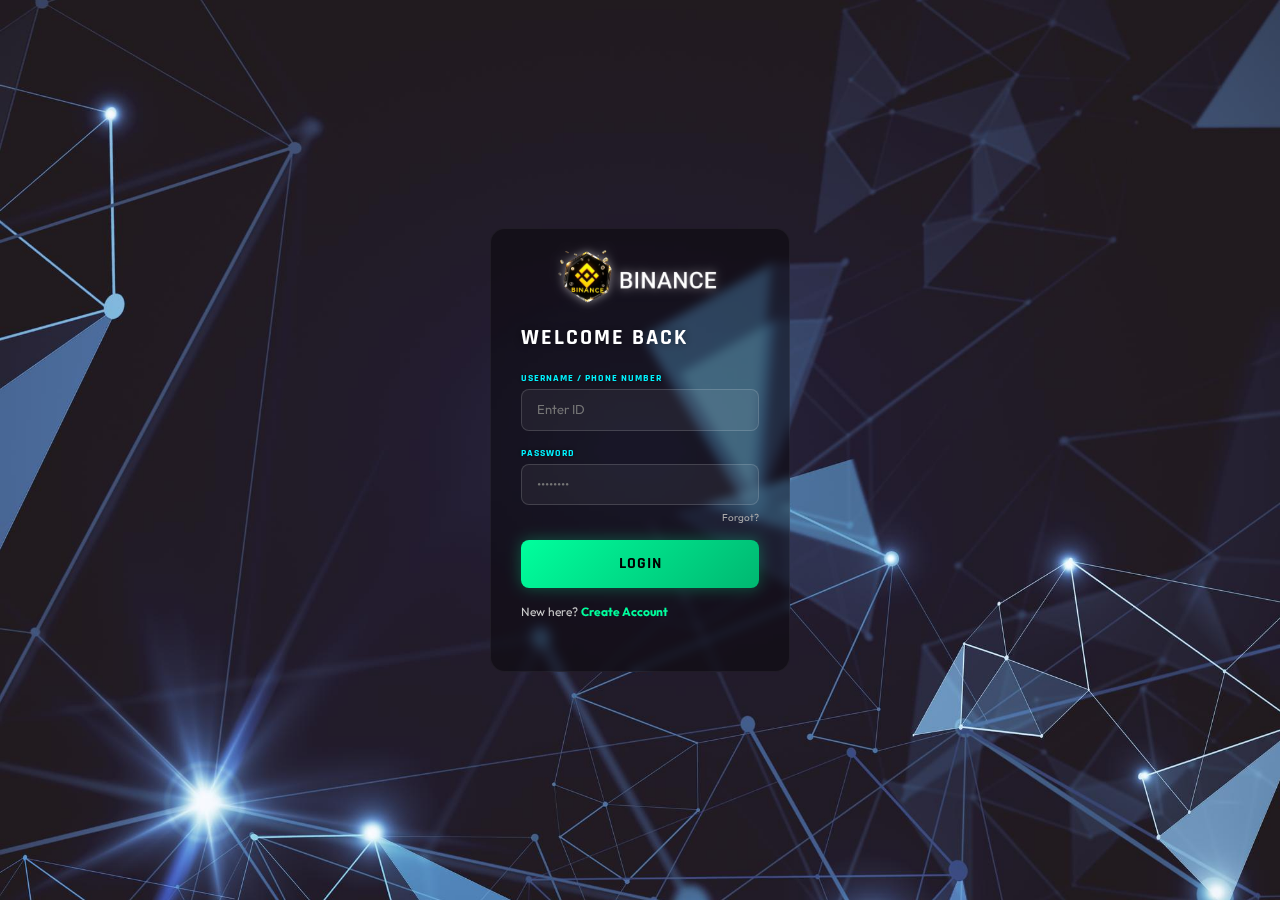
<file: login.html>
<!DOCTYPE html>
<html lang="en">
<head>
    <meta charset="UTF-8">
    <meta name="viewport" content="width=device-width, initial-scale=1.0">
    <title>Login | Binancepro</title>
    
    <link href="https://fonts.googleapis.com/css2?family=Outfit:wght@300;400;600&family=Rajdhani:wght@600;700&display=swap" rel="stylesheet">
    <link href="https://cdn.jsdelivr.net/npm/bootstrap@5.3.0/dist/css/bootstrap.min.css" rel="stylesheet">

    <style>
        :root {
            --neon-primary: #00ff9d;
            --neon-accent: #00f3ff;
        }

        body {
            font-family: 'Outfit', sans-serif;
            /* 🔥 Login အတွက် နောက်ခံပုံနာမည်တူရင် ဒီအတိုင်းထား၊ မတူရင် နာမည်ပြောင်းပါ */
            background: url('assets/media/login_bg.jpg') no-repeat center center fixed;
            background-size: cover; 
            height: 100vh;
            display: flex; align-items: center; justify-content: center;
            overflow: hidden;
            margin: 0;
        }

        /* ============================
           ✨ COMPACT GLASS CARD
           ============================ */
      .glass-fit-card {
    /* ၁။ နောက်ခံကို အမဲရောင် နည်းနည်းပိုတင်လိုက်ပါ (ဒါမှ စာလုံးအဖြူနဲ့ ဖတ်ရရှင်းမှာ) */
    background: rgba(0, 0, 0, 0.4); /* 0.2 ကနေ 0.4 သို့ 0.5 လောက်တင်လိုက်ပါ */

    backdrop-filter: blur(5px);
    -webkit-backdrop-filter: blur(5px);

    /* ၂။ Border (ဘောင်) အရောင်ကို လျှော့ပါ သို့မဟုတ် ဖျောက်ပါ */
    /* rgba(255, 255, 255, 0.05) လောက်ထားရင် မှိန်သွားမယ် */
    border: 1px solid rgba(255, 255, 255, 0.05); 
            border-radius: 15px;
    /* 👇 ၃။ ဒီကောင် တရားခံပဲ (အလင်းရောင်) - ဒါကို ဖျက်ပစ်လိုက်ပါ 👇 */
    /* box-shadow: 0 0 15px rgba(...); */ 
    box-shadow: none !important; /* လုံးဝ အလင်းမထွက်အောင် ပိတ်လိုက်တာ */

    /* Size ချိန်တဲ့ ကုဒ်တွေ ဒီနားမှာ ဆက်ရှိနေမယ်... */
    max-width: 300px;
    padding: 50px 30px;
    /* ... */
}

         /* Logo Styling */
        .logo-img { 
            height: 90px; /* Logo ကို နည်းနည်းပြန်ချုံ့တယ် နေရာဆန့်အောင် */
            margin-top: -45px;
            margin-bottom: 1px; margin-left:20px;
            filter: drop-shadow(0 0 5px rgba(255,255,255,0.5)); 
        }

        .title { 
            font-family: 'Rajdhani', sans-serif; font-weight: 700; color: #fff; 
            letter-spacing: 2px; text-transform: uppercase; margin-bottom: 20px; font-size: 22px;
            text-shadow: 0 0 10px rgba(0,0,0,0.5);
        }

        /* Input Fields */
        .input-group-custom { margin-bottom: 15px; text-align: left; }
        
        .form-label {
            font-size: 10px; color: var(--neon-accent); font-weight: 700; 
            margin-bottom: 3px; display: block; letter-spacing: 1px; font-family: 'Rajdhani';
            text-shadow: 0 0 5px rgba(0,0,0,0.8);
        }

        .form-control-custom {
            width: 100%;
            background: rgba(255, 255, 255, 0.05); 
            border: 1px solid rgba(255, 255, 255, 0.15);
            border-radius: 8px;
            
            /* 🔥 Input ကွက်လပ် အမြင့်ကို လျှော့ချင်ရင် 10px ကို 8px ပြောင်းပါ */
            padding: 10px 15px;
            
            color: #fff;
            font-size: 13px;
            transition: all 0.3s;
        }

        .form-control-custom:focus {
            outline: none;
            border-color: var(--neon-primary);
            background: rgba(0, 0, 0, 0.4);
            box-shadow: 0 0 10px rgba(0, 255, 157, 0.2);
        }

        /* Button */
        .btn-neon {
            width: 100%;
            background: linear-gradient(135deg, var(--neon-primary), #00b871);
            border: none;
            padding: 12px;
            border-radius: 8px;
            color: #000;
            font-family: 'Rajdhani', sans-serif;
            font-weight: 700;
            font-size: 16px;
            letter-spacing: 1px;
            
            /* 🔥 ခလုတ်နဲ့ အပေါ်က Input ကြား အကွာအဝေး */
            margin-top: 15px;
            
            box-shadow: 0 0 15px rgba(0, 255, 157, 0.3);
            transition: 0.3s;
        }
        .btn-neon:hover { transform: scale(1.02); }

        .footer-link {
            display: block; margin-top: 15px; color: #ccc; font-size: 12px; text-decoration: none;
        }
        .footer-link span { color: var(--neon-primary); font-weight: 700; }
        
        .forgot-pass { float: right; font-size: 10px; color: #aaa; text-decoration: none; margin-top: 5px; }

    </style>
</head>
<body>

    <div class="glass-fit-card">
        <img src="assets/media/logo.png" alt="Logo" class="logo-img">
        <h2 class="title">Welcome Back</h2>

        <form>
            <div class="input-group-custom">
                <label class="form-label">USERNAME / PHONE NUMBER</label>
                <input type="text" class="form-control-custom" placeholder="Enter ID" required>
            </div>

            <div class="input-group-custom">
                <label class="form-label">PASSWORD</label>
                <input type="password" class="form-control-custom" placeholder="••••••••" required>
                <a href="#" class="forgot-pass">Forgot?</a>
            </div>
            
            <div style="clear: both;"></div> 

            <button type="submit" class="btn-neon">LOGIN</button>
        </form>

        <a href="register.html" class="footer-link">
            New here? <span>Create Account</span>
        </a>
    </div>

<script>
        document.querySelector('form').addEventListener('submit', function(e) {
            e.preventDefault(); // Form က submit ဖြစ်ပြီး refresh ဖြစ်သွားမှာကို တားလိုက်တာ
            
            // ခလုတ်ကို လှမ်းဖမ်းမယ်
            let btn = document.querySelector('.btn-neon');
            let originalText = btn.innerText;

            // Loading Effect အစစ်အတိုင်းပြမယ်
            btn.innerText = 'AUTHENTICATING...';
            btn.style.opacity = '0.7';
            btn.style.cursor = 'wait';

            // ၁.၅ စက္ကန့်နေရင် Dashboard (Index) ကို ခေါ်သွားမယ်
            setTimeout(() => {
                window.location.href = 'index.html'; 
            }, 1500);
        });
    </script>


</body>
</html>
</file>
<file: assets/css/app.css>
/*---------------------------------------------"
// Template Name: Binancepro
// Description:  Binancepro Html Template
// Version: 1.0.0

===============================================   
STYLE SHEET INDEXING
|
|___ Fonts
|___ Variables
|___ Responsive
|___ Reset Styles
|___ Spacing
|___ Helper Classes
|___ Buttons
|___ Headings
|___ Layout Styles
|___ END STYLE SHEET INDEXING

--------------------------------------------*/
/*-------------------------
    Fonts
-------------------------*/
@import url("https://fonts.googleapis.com/css2?family=Plus+Jakarta+Sans:ital,wght@0,200..800;1,200..800&display=swap");
@import url("https://fonts.googleapis.com/css2?family=Outfit:wght@100..900&display=swap");
/*-------------------------
    Variables
-------------------------*/
/* Fonts */
/* Colors */
/* Transitions */
/* Border-Radius */
/* Gap */
/*-------------------------
    Responsive Styles
-------------------------*/
/*-------------------------
    Reset Styles
-------------------------*/
img {
  max-width: 100%;
  height: auto;
  vertical-align: middle;
}

ul.list-style,
ol.list-style {
  padding: 0;
}

ul.list-style li::marker,
ol.list-style li::marker {
  color: #005ED3;
}

.unstyled {
  padding-left: 0;
  list-style: none;
  margin-bottom: 0;
}

.container-fluid {
  padding-right: calc(var(--bs-gutter-x) * 0.75);
  padding-left: calc(var(--bs-gutter-x) * 0.75);
}
@media (min-width: 1200px) {
  .container-fluid {
    padding: 0 5vw;
    width: 100%;
  }
}
@media (max-width: 575px) {
  .container-fluid {
    --bs-gutter-x: 2rem;
    --bs-gutter-y: 0;
    width: 100%;
    padding-right: calc(var(--bs-gutter-x) * 0.5);
  }
}

/*-------------------------
  Typography
-------------------------*/
html {
  scroll-behavior: smooth;
  overflow-x: hidden;
}

body {
  font-family: "Outfit", sans-serif;
  color: #EAEAEC;
  background-color: #0C0C0D;
  vertical-align: baseline;
  -webkit-font-smoothing: antialiased;
  -moz-osx-font-smoothing: grayscale;
  text-rendering: optimizeLegibility;
  font-size: clamp(14px, 0.938vw, 22px);
  font-weight: 400;
  line-height: 150%;
  height: 100%;
  overflow-x: hidden;
}
body::-webkit-scrollbar {
  width: 4px;
}
body::-webkit-scrollbar-thumb {
  border: 4px solid #02EBFD;
  background-clip: padding-box;
  padding: 2px;
  border-radius: 0px;
  box-shadow: inset 0 0 0 1px fade(#FAFAFA, 20%);
}
body::-webkit-scrollbar-thumb:hover {
  transition: all 0.3s ease-in-out;
  box-shadow: inset 0 0 0 3px #FAFAFA !important;
}

a {
  display: inline-block;
  text-decoration: none;
  color: unset;
  transition: all 0.3s ease-in-out;
}
a:hover {
  color: #02EBFD;
  transition: all 0.3s ease-in-out;
}

h1,
h2,
h3,
h4,
h5,
h6,
address,
p,
pre,
blockquote,
table,
hr {
  margin: 0;
}

h1 a,
h2 a,
h3 a,
h4 a,
h5 a,
h6 a {
  color: inherit;
}

h1,
.h1,
h2,
.h2,
h3,
.h3,
h4,
.h4,
h5,
.h5,
h6,
.h6 {
  color: #FAFAFA;
  margin-bottom: 0;
}

h1,
.h1 {
  font-family: "Plus Jakarta Sans", sans-serif;
  font-size: clamp(46px, 3.594vw, 118px);
  /* 69px */
  font-style: normal;
  font-weight: 400;
  line-height: 120%;
  /* 96px */
  letter-spacing: -2.1px;
}
@media (max-width: 1199px) {
  h1,
  .h1 {
    font-size: clamp(42px, 4.003vw, 69px);
    /* 48px */
  }
}
@media (max-width: 820px) {
  h1,
  .h1 {
    font-size: clamp(36px, 4.878vw, 54px);
    /* 40px */
  }
}

h2,
.h2 {
  font-family: "Plus Jakarta Sans", sans-serif;
  font-size: clamp(42px, 2.865vw, 100px); /* 55px */
  font-weight: 500;
  line-height: 120%;
}
@media (max-width: 1199px) {
  h2,
  .h2 {
    font-size: clamp(38px, 3.336vw, 56px); /* 40px */
  }
}
@media (max-width: 820px) {
  h2,
  .h2 {
    font-size: clamp(30px, 4.146vw, 42px); /* 34px */
  }
}

h3,
.h3 {
  font-family: "Plus Jakarta Sans", sans-serif;
  font-size: clamp(38px, 2.292vw, 61px);
  /* 44px */
  font-style: normal;
  font-weight: 400;
  line-height: 120%;
}
@media (max-width: 1199px) {
  h3,
  .h3 {
    font-size: clamp(32px, 3.169vw, 49px);
    /* 38px */
  }
}
@media (max-width: 820px) {
  h3,
  .h3 {
    font-size: clamp(27px, 3.902vw, 38px);
    /* 32px */
  }
}

h4,
.h4 {
  font-family: "Plus Jakarta Sans", sans-serif;
  font-size: clamp(32px, 1.823vw, 48px);
  /* 35px */
  font-style: normal;
  font-weight: 400;
  line-height: 120%;
  /* 42px */
}
@media (max-width: 1199px) {
  h4,
  .h4 {
    font-size: clamp(29px, 2.752vw, 40px);
    /* 33px */
  }
}
@media (max-width: 820px) {
  h4,
  .h4 {
    font-size: clamp(23px, 3.293vw, 30px);
    /* 27px */
  }
}

h5,
.h5 {
  font-family: "Plus Jakarta Sans", sans-serif;
  font-size: clamp(24px, 1.458vw, 38px);
  /* 28px */
  font-style: normal;
  font-weight: 400;
  line-height: 120%;
  /* 33.6px */
}
@media (max-width: 1199px) {
  h5,
  .h5 {
    font-size: clamp(23px, 2.085vw, 32px);
    /* 25px */
  }
}
@media (max-width: 820px) {
  h5,
  .h5 {
    font-size: clamp(19px, 2.439vw, 24px);
    /* 20px */
  }
}

h6,
.h6 {
  font-family: "Plus Jakarta Sans", sans-serif;
  font-size: clamp(20px, 1.198vw, 32px); /* 23px */
  font-style: normal;
  font-weight: 400;
  line-height: 120%;
  /* 27.6px */
}
@media (max-width: 1199px) {
  h6,
  .h6 {
    font-size: clamp(21px, 1.918vw, 28px);
    /* 23px */
  }
}
@media (max-width: 820px) {
  h6,
  .h6 {
    font-size: clamp(18px, 2.317vw, 21px);
    /* 19px */
  }
}

.text-18,
p {
  font-family: "Outfit", sans-serif;
  font-size: clamp(16px, 0.938vw, 22px);
  font-style: normal;
  font-weight: 400;
  line-height: 150%;
  /* 21.6px */
}
@media (max-width: 399px) {
  .text-18,
  p {
    font-size: 14px;
  }
}

.lead {
  font-size: clamp(16px, 1.042vw, 24px);
  font-weight: 400;
  line-height: 150%;
}
@media (max-width: 820px) {
  .lead {
    font-size: clamp(15px, 2.107vw, 21px);
  }
}
@media (max-width: 767px) {
  .lead {
    font-size: clamp(15.5px, 2.656vw, 19px);
  }
}
@media (max-width: 575px) {
  .lead {
    font-size: clamp(14.5px, 4.146vw, 18px);
  }
}

.eyebrow {
  text-transform: capitalize;
  font-size: clamp(14px, 0.938vw, 22px); /* 18px */
  font-family: "Outfit", sans-serif;
  font-weight: 400;
  line-height: 120%;
  /* 24px */
}
@media (max-width: 1199px) {
  .eyebrow {
    font-size: clamp(15px, 1.418vw, 21px);
  }
}

.subtitle {
  font-size: clamp(16px, 0.729vw, 20px); /* 14px */
  font-family: "Outfit", sans-serif;
  font-style: normal;
  font-weight: 400;
  line-height: 120%;
}

.caption {
  font-size: clamp(12px, 0.677vw, 16px); /* 13px */
  font-style: normal;
  font-weight: 400;
  line-height: 120%;
}
@media (max-width: 1499px) {
  .caption {
    font-size: 13px;
  }
}

span {
  display: inline-block;
}

b,
strong {
  font-family: "Outfit", sans-serif;
}

.hr-line {
  width: 100%;
  height: 1px;
  background: #EAEAEC;
}
.hr-line.contact-line {
  background: #005ED3;
}

.vr-line {
  width: 1px;
  height: 100%;
  background: #FAFAFA;
}

/*-------------------------
Helpers
-------------------------*/
.color-primary {
  color: #005ED3 !important;
}

.color-sec {
  color: #02EBFD !important;
}

.color-ter {
  color: #68D366 !important;
}

.black {
  color: #0C0C0D !important;
}

.medium-black {
  color: #1E1F20 !important;
}

.light-black {
  color: #141516 !important;
}

.dark-gray {
  color: #45474F !important;
}

.light-gray {
  color: #92949F !important;
}

.lightest-gray {
  color: #EAEAEC !important;
}

.white {
  color: #FAFAFA !important;
}

.bg-primary {
  background: #005ED3 !important;
}

.bg-sec {
  background: #02EBFD !important;
}

.bg-ter {
  background: #68D366 !important;
}

.bg-black {
  background: #0C0C0D !important;
}

.bg-medium-black {
  background: #1E1F20 !important;
}

.bg-light-black {
  background: #141516 !important;
}

.bg-dark-gray {
  background: #45474F !important;
}

.bg-light-gray {
  background: #92949F !important;
}

.bg-lightest-gray {
  background: #EAEAEC !important;
}

.bg-white {
  background: #FAFAFA !important;
}

.bg-transparent {
  background: transparent !important;
}

.fw-200 {
  font-weight: 200;
}

.fw-300 {
  font-weight: 300;
}

.fw-400 {
  font-weight: 400;
}

.fw-500 {
  font-weight: 500;
}

.fw-600 {
  font-weight: 600;
}

.fw-700 {
  font-weight: 700;
}

.fw-800 {
  font-weight: 800;
}

.font-primary {
  font-family: "Outfit", sans-serif;
}

.font-sec {
  font-family: "Plus Jakarta Sans", sans-serif;
}

.br-4 {
  border-radius: clamp(2px, 0.208vw, 8px);
}

.br-8 {
  border-radius: clamp(4px, 0.417vw, 16px);
}

.br-10 {
  border-radius: clamp(5px, 0.521vw, 20px);
}

.br-12 {
  border-radius: clamp(8px, 0.625vw, 24px);
}

.br-14 {
  border-radius: clamp(10px, 0.729vw, 28px);
}

.br-16 {
  border-radius: clamp(12px, 0.833vw, 32px);
}

.br-18 {
  border-radius: clamp(14px, 0.938vw, 36px);
}

.br-20 {
  border-radius: clamp(16px, 1.042vw, 40px);
}

.br-24 {
  border-radius: clamp(18px, 1.25vw, 48px);
}

.br-32 {
  border-radius: clamp(24px, 1.667vw, 64px);
}

/*----------------------------------------*/
/*  SPACE CSS START
/*----------------------------------------*/
.my-80 {
  margin: clamp(48px, 4.167vw, 160px) 0;
}
@media (max-width: 575px) {
  .my-80 {
    margin: 40px 0;
  }
}

.mt-80 {
  margin-top: clamp(48px, 4.167vw, 160px);
}
@media (max-width: 575px) {
  .mt-80 {
    margin-top: 40px;
  }
}

.mb-80 {
  margin-bottom: clamp(48px, 4.167vw, 160px);
}
@media (max-width: 575px) {
  .mb-80 {
    margin-bottom: 40px;
  }
}

.mt-72 {
  margin-top: clamp(42px, 3.75vw, 140px);
}
@media (max-width: 575px) {
  .mt-72 {
    margin-top: 32px;
  }
}

.mb-72 {
  margin-bottom: clamp(42px, 3.75vw, 140px);
}
@media (max-width: 575px) {
  .mb-72 {
    margin-bottom: 32px;
  }
}

.mb-64 {
  margin-bottom: clamp(32px, 3.33vw, 128px);
}
@media (max-width: 767px) {
  .mb-64 {
    margin-bottom: 26px;
  }
}

.mt-64 {
  margin-top: clamp(32px, 3.33vw, 128px);
}
@media (max-width: 767px) {
  .mt-64 {
    margin-top: 26px;
  }
}

.mt-48 {
  margin-top: clamp(24px, 2.5vw, 96px);
}
@media (max-width: 767px) {
  .mt-48 {
    margin-top: 20px;
  }
}

.mb-48 {
  margin-bottom: clamp(24px, 2.5vw, 96px);
}
@media (max-width: 767px) {
  .mb-48 {
    margin-bottom: 20px;
  }
}

.mb-40 {
  margin-bottom: clamp(24px, 2.083vw, 80px);
}
@media (max-width: 575px) {
  .mb-40 {
    margin-bottom: 20px;
  }
}

.mt-32 {
  margin-top: 32px;
}
@media (max-width: 1599px) {
  .mt-32 {
    margin-top: 29px;
  }
}
@media (max-width: 1399px) {
  .mt-32 {
    margin-top: 27px;
  }
}
@media (max-width: 1199px) {
  .mt-32 {
    margin-top: 25px;
  }
}
@media (max-width: 991px) {
  .mt-32 {
    margin-top: 22px;
  }
}
@media (max-width: 767px) {
  .mt-32 {
    margin-top: 20px;
  }
}

.mb-32 {
  margin-bottom: 32px;
}
@media (max-width: 1599px) {
  .mb-32 {
    margin-bottom: 29px;
  }
}
@media (max-width: 1399px) {
  .mb-32 {
    margin-bottom: 27px;
  }
}
@media (max-width: 1199px) {
  .mb-32 {
    margin-bottom: 25px;
  }
}
@media (max-width: 991px) {
  .mb-32 {
    margin-bottom: 22px;
  }
}
@media (max-width: 767px) {
  .mb-32 {
    margin-bottom: 20px;
  }
}

.mt-24 {
  margin-top: 24px;
}
@media (max-width: 1199px) {
  .mt-24 {
    margin-top: 22px;
  }
}
@media (max-width: 991px) {
  .mt-24 {
    margin-top: 22px;
  }
}
@media (max-width: 767px) {
  .mt-24 {
    margin-top: 20px;
  }
}

.mb-24 {
  margin-bottom: 24px;
}
@media (max-width: 1199px) {
  .mb-24 {
    margin-bottom: 22px;
  }
}
@media (max-width: 991px) {
  .mb-24 {
    margin-bottom: 22px;
  }
}
@media (max-width: 767px) {
  .mb-24 {
    margin-bottom: 20px;
  }
}

.mt-16 {
  margin-top: 16px;
}
@media (max-width: 1199px) {
  .mt-16 {
    margin-top: 15px;
  }
}
@media (max-width: 991px) {
  .mt-16 {
    margin-top: 14px;
  }
}
@media (max-width: 767px) {
  .mt-16 {
    margin-top: 10px;
  }
}

.mb-16 {
  margin-bottom: 16px;
}
@media (max-width: 1199px) {
  .mb-16 {
    margin-bottom: 15px;
  }
}
@media (max-width: 991px) {
  .mb-16 {
    margin-bottom: 14px;
  }
}
@media (max-width: 767px) {
  .mb-16 {
    margin-bottom: 10px;
  }
}

.mb-12 {
  margin-bottom: 12px;
}
@media (max-width: 1199px) {
  .mb-12 {
    margin-bottom: 11px;
  }
}
@media (max-width: 991px) {
  .mb-12 {
    margin-bottom: 10px;
  }
}
@media (max-width: 767px) {
  .mb-12 {
    margin-bottom: 8px;
  }
}

.mb-8 {
  margin-bottom: 8px;
}
@media (max-width: 767px) {
  .mb-8 {
    margin-bottom: 4px;
  }
}

.mb-4p {
  margin-bottom: 4px;
}

.py-160 {
  padding: clamp(96px, 8.32vw, 320px) 0;
}
@media (max-width: 575px) {
  .py-160 {
    padding: 80px 0;
  }
}

.pt-160 {
  padding-top: clamp(96px, 8.32vw, 320px);
}
@media (max-width: 575px) {
  .pt-160 {
    padding-top: 80px;
  }
}

.pb-160 {
  padding-bottom: clamp(96px, 8.32vw, 320px);
}
@media (max-width: 575px) {
  .pb-160 {
    padding-bottom: 80px;
  }
}

.pt-100 {
  padding-top: clamp(60px, 5.208vw, 160px);
}
@media (max-width: 575px) {
  .pt-100 {
    padding-top: 48px;
  }
}

.pb-100 {
  padding-bottom: clamp(60px, 5.208vw, 160px);
}
@media (max-width: 575px) {
  .pb-100 {
    padding-bottom: 48px;
  }
}

.py-100 {
  padding: clamp(60px, 5.208vw, 160px) 0;
}
@media (max-width: 575px) {
  .py-100 {
    padding: 48px 0;
  }
}

.py-80 {
  padding: clamp(48px, 4.167vw, 160px) 0;
}
@media (max-width: 575px) {
  .py-80 {
    padding: 40px 0;
  }
}

.pt-80 {
  padding-top: clamp(48px, 4.167vw, 160px);
}
@media (max-width: 575px) {
  .pt-80 {
    padding-top: 40px;
  }
}

.pb-80 {
  padding-bottom: clamp(48px, 4.167vw, 160px);
}
@media (max-width: 575px) {
  .pb-80 {
    padding-bottom: 40px;
  }
}

.py-64 {
  padding: clamp(32px, 3.33vw, 128px) 0;
}
@media (max-width: 767px) {
  .py-64 {
    padding: 26px 0;
  }
}

.pt-64 {
  padding-top: clamp(32px, 3.33vw, 128px);
}
@media (max-width: 767px) {
  .pt-64 {
    padding-top: 26px;
  }
}

.pb-64 {
  padding-bottom: clamp(32px, 3.33vw, 128px);
}
@media (max-width: 767px) {
  .pb-64 {
    padding-bottom: 26px;
  }
}

.py-48 {
  padding: clamp(24px, 2.5vw, 96px) 0;
}
@media (max-width: 767px) {
  .py-48 {
    padding: 20px 0;
  }
}

.pb-48 {
  padding-bottom: clamp(24px, 2.5vw, 96px);
}
@media (max-width: 767px) {
  .pb-48 {
    padding-bottom: 20px;
  }
}

.pt-48 {
  padding-top: clamp(24px, 2.5vw, 96px);
}
@media (max-width: 767px) {
  .pt-48 {
    padding-top: 20px;
  }
}

.p-40 {
  padding: clamp(24px, 2.083vw, 80px);
}
@media (max-width: 575px) {
  .p-40 {
    padding: 20px;
  }
}

.py-40 {
  padding: clamp(24px, 2.083vw, 80px) 0;
}
@media (max-width: 575px) {
  .py-40 {
    padding: 20px 0;
  }
}

.pt-40 {
  padding-top: clamp(24px, 2.083vw, 80px);
}
@media (max-width: 575px) {
  .pt-40 {
    padding-top: 20px;
  }
}

.pb-40 {
  padding-bottom: clamp(24px, 2.083vw, 80px);
}
@media (max-width: 575px) {
  .pb-40 {
    padding-bottom: 20px;
  }
}

.py-32 {
  padding: 32px 0;
}
@media (max-width: 1599px) {
  .py-32 {
    padding: 29px 0;
  }
}
@media (max-width: 1399px) {
  .py-32 {
    padding: 27px 0;
  }
}
@media (max-width: 1199px) {
  .py-32 {
    padding: 25px 0;
  }
}
@media (max-width: 991px) {
  .py-32 {
    padding: 22px 0;
  }
}
@media (max-width: 767px) {
  .py-32 {
    padding: 20px 0;
  }
}

.p-32 {
  padding: 32px;
}
@media (max-width: 1599px) {
  .p-32 {
    padding: 29px;
  }
}
@media (max-width: 1399px) {
  .p-32 {
    padding: 27px;
  }
}
@media (max-width: 1199px) {
  .p-32 {
    padding: 25px;
  }
}
@media (max-width: 991px) {
  .p-32 {
    padding: 22px;
  }
}
@media (max-width: 767px) {
  .p-32 {
    padding: 20px;
  }
}

.py-24 {
  padding: 24px 0;
}
@media (max-width: 1199px) {
  .py-24 {
    padding: 22px 0;
  }
}
@media (max-width: 991px) {
  .py-24 {
    padding: 22px 0;
  }
}
@media (max-width: 767px) {
  .py-24 {
    padding: 20px 0;
  }
}

.pl-24 {
  padding-left: 24px;
}
@media (max-width: 1199px) {
  .pl-24 {
    padding-left: 22px;
  }
}
@media (max-width: 991px) {
  .pl-24 {
    padding-left: 22px;
  }
}
@media (max-width: 767px) {
  .pl-24 {
    padding-left: 20px;
  }
}

.pb-24 {
  padding-bottom: 24px;
}
@media (max-width: 1199px) {
  .pb-24 {
    padding-bottom: 22px;
  }
}
@media (max-width: 991px) {
  .pb-24 {
    padding-bottom: 22px;
  }
}
@media (max-width: 767px) {
  .pb-24 {
    padding-bottom: 20px;
  }
}

.p-24 {
  padding: 24px;
}
@media (max-width: 1199px) {
  .p-24 {
    padding: 22px;
  }
}
@media (max-width: 991px) {
  .p-24 {
    padding: 22px;
  }
}
@media (max-width: 767px) {
  .p-24 {
    padding: 20px;
  }
}

.p-16 {
  padding: 16px;
}
@media (max-width: 1199px) {
  .p-16 {
    padding: 15px;
  }
}
@media (max-width: 991px) {
  .p-16 {
    padding: 14px;
  }
}
@media (max-width: 767px) {
  .p-16 {
    padding: 10px;
  }
}

.p-12 {
  padding: 12px;
}
@media (max-width: 1199px) {
  .p-12 {
    padding: 11px;
  }
}
@media (max-width: 991px) {
  .p-12 {
    padding: 10px;
  }
}
@media (max-width: 767px) {
  .p-12 {
    padding: 8px;
  }
}

.gap-4 {
  gap: clamp(2px, 0.208vw, 8px);
}

.gap-8 {
  gap: clamp(4px, 0.417vw, 16px);
}

.gap-10 {
  gap: clamp(5px, 0.521vw, 20px);
}

.gap-12 {
  gap: clamp(8px, 0.625vw, 24px);
}

.gap-14 {
  gap: clamp(10px, 0.729vw, 28px);
}

.gap-16 {
  gap: clamp(12px, 0.833vw, 32px);
}

.gap-18 {
  gap: clamp(14px, 0.938vw, 36px);
}

.gap-20 {
  gap: clamp(16px, 1.042vw, 40px);
}

.gap-24 {
  gap: clamp(18px, 1.25vw, 48px);
}

.gap-32 {
  gap: clamp(24px, 1.667vw, 64px);
}

.gap-38 {
  gap: clamp(28px, 1.979vw, 76px);
}

.gap-48 {
  gap: clamp(10px, 2.5vw, 28px);
}

.gap-64 {
  gap: clamp(48px, 3.333vw, 128px);
}

/*-------------------------
Elements
-------------------------*/
/*----------------------------------------*/
/*  Button CSS START
/*----------------------------------------*/
.cus-btn {
  position: relative;
  overflow: hidden;
  color: #0C0C0D;
  display: inline-flex;
  justify-content: center;
  font-size: clamp(12px, 0.729vw, 22px);
  font-family: "Outfit", sans-serif;
  font-weight: 400;
  line-height: 120%;
  /* 21.6px */
  padding: clamp(12px, 0.833vw, 24px) clamp(18px, 1.25vw, 48px);
  text-decoration: none;
  border-radius: clamp(28px, 2.5vw, 72px);
  border: 0;
  cursor: pointer;
  background: #FAFAFA;
  user-select: none;
  -webkit-user-select: none;
  touch-action: manipulation;
}
.cus-btn span:first-child {
  position: relative;
  transition: color 600ms cubic-bezier(0.48, 0, 0.12, 1);
  z-index: 10;
}
.cus-btn span:last-child {
  color: #FAFAFA;
  display: block;
  position: absolute;
  bottom: 0;
  transition: all 500ms cubic-bezier(0.48, 0, 0.12, 1);
  z-index: 100;
  opacity: 0;
  top: 50%;
  left: 50%;
  transform: translateY(225%) translateX(-50%);
  height: 14px;
  line-height: 13px;
  width: 100%;
  text-align: center;
}
.cus-btn:after {
  content: "";
  position: absolute;
  bottom: -50%;
  left: 0;
  width: 100%;
  height: 100%;
  background-color: #005ED3;
  border: 0;
  transform-origin: bottom center;
  transition: transform 600ms cubic-bezier(0.48, 0, 0.12, 1);
  transform: skewY(9.3deg) scaleY(0);
  z-index: 50;
}
.cus-btn:hover:after {
  transform-origin: bottom center;
  transform: skewY(6.3deg) scaleY(2);
}
.cus-btn:hover span:last-child {
  transform: translateX(-50%) translateY(-50%);
  opacity: 1;
  transition: all 900ms cubic-bezier(0.48, 0, 0.12, 1);
}

.cus-btn-2 {
  position: relative;
  overflow: hidden;
  border: 1px solid #005ED3;
  color: #005ED3;
  display: inline-flex;
  justify-content: center;
  font-size: clamp(14px, 0.938vw, 22px);
  font-family: "Plus Jakarta Sans", sans-serif;
  font-weight: 500;
  line-height: 120%;
  /* 21.6px */
  padding: clamp(10px, 0.625vw, 24px) clamp(20px, 1.667vw, 48px);
  text-decoration: none;
  border-radius: 0;
  cursor: pointer;
  background: transparent;
  user-select: none;
  -webkit-user-select: none;
  touch-action: manipulation;
}
.cus-btn-2.small-padding {
  padding: 8px clamp(20px, 1.667vw, 48px);
}
.cus-btn-2 span:first-child {
  position: relative;
  transition: color 600ms cubic-bezier(0.48, 0, 0.12, 1);
  z-index: 10;
}
.cus-btn-2 span:last-child {
  color: #005ED3;
  display: block;
  position: absolute;
  bottom: 0;
  transition: all 500ms cubic-bezier(0.48, 0, 0.12, 1);
  z-index: 100;
  opacity: 0;
  top: 50%;
  left: 50%;
  transform: translateY(225%) translateX(-50%);
  height: 14px;
  line-height: 13px;
  width: 100%;
  text-align: center;
}
.cus-btn-2:after {
  content: "";
  position: absolute;
  bottom: -50%;
  left: 0;
  width: 100%;
  height: 100%;
  background-color: #FAFAFA;
  border: 0;
  transform-origin: bottom center;
  transition: transform 600ms cubic-bezier(0.48, 0, 0.12, 1);
  transform: skewY(9.3deg) scaleY(0);
  z-index: 50;
}
.cus-btn-2:hover {
  border: 1px solid #FAFAFA;
}
.cus-btn-2:hover:after {
  transform-origin: bottom center;
  transform: skewY(6.3deg) scaleY(2);
}
.cus-btn-2:hover span:last-child {
  transform: translateX(-50%) translateY(-50%);
  opacity: 1;
  transition: all 900ms cubic-bezier(0.48, 0, 0.12, 1);
}

.cus-btn-3 {
  position: relative;
  overflow: hidden;
  border: 1px solid #005ED3;
  color: #FAFAFA;
  display: inline-flex;
  justify-content: center;
  font-size: clamp(12px, 0.729vw, 22px);
  font-family: "Outfit", sans-serif;
  font-weight: 400;
  line-height: 120%;
  /* 21.6px */
  padding: clamp(12px, 0.833vw, 24px) clamp(18px, 1.25vw, 48px);
  text-decoration: none;
  border-radius: clamp(28px, 2.5vw, 72px);
  cursor: pointer;
  background: #005ED3;
  user-select: none;
  -webkit-user-select: none;
  touch-action: manipulation;
}
.cus-btn-3.small-padding {
  padding: 8px clamp(20px, 1.667vw, 48px);
}
.cus-btn-3 span:first-child {
  position: relative;
  transition: color 600ms cubic-bezier(0.48, 0, 0.12, 1);
  z-index: 10;
}
.cus-btn-3 span:last-child {
  color: #005ED3;
  display: block;
  position: absolute;
  bottom: 0;
  transition: all 500ms cubic-bezier(0.48, 0, 0.12, 1);
  z-index: 100;
  opacity: 0;
  top: 50%;
  left: 50%;
  transform: translateY(225%) translateX(-50%);
  height: 14px;
  line-height: 13px;
  width: 100%;
  text-align: center;
}
.cus-btn-3:after {
  content: "";
  position: absolute;
  bottom: -50%;
  left: 0;
  width: 100%;
  height: 100%;
  background-color: #FAFAFA;
  border: 0;
  transform-origin: bottom center;
  transition: transform 600ms cubic-bezier(0.48, 0, 0.12, 1);
  transform: skewY(9.3deg) scaleY(0);
  z-index: 50;
}
.cus-btn-3:hover {
  border: 1px solid #005ED3;
}
.cus-btn-3:hover:after {
  transform-origin: bottom center;
  transform: skewY(6.3deg) scaleY(2);
}
.cus-btn-3:hover span:last-child {
  transform: translateX(-50%) translateY(-50%);
  opacity: 1;
  transition: all 900ms cubic-bezier(0.48, 0, 0.12, 1);
}

.cus-arrow-btn {
  display: flex;
  align-items: center;
  gap: clamp(4px, 0.417vw, 16px);
  color: #FAFAFA;
  font-weight: 700;
  transition: all 0.3s ease-in-out;
  padding: clamp(10px, 0.625vw, 16px) clamp(24px, 1.667vw, 48px);
  transition: all 0.3s ease-in-out;
}
.cus-arrow-btn svg path {
  transition: all 0.3s ease-in-out;
}
.cus-arrow-btn:hover {
  transition: 0.2s ease-in-out;
  color: #005ED3;
}
.cus-arrow-btn:hover svg {
  transform: translateX(8px);
  transition: all 0.3s ease-in-out;
}
.cus-arrow-btn:hover svg path {
  stroke: #005ED3;
  transition: all 0.3s ease-in-out;
}

/*----------------------------------------*/
/* scroll to top
/*----------------------------------------*/
.scrollToTopBtn {
  background-color: #005ED3;
  border: none;
  border-radius: clamp(8px, 0.625vw, 24px);
  color: white;
  cursor: pointer;
  font-size: clamp(18px, 1.25vw, 48px);
  line-height: 48px;
  display: grid;
  align-items: center;
  justify-content: center;
  width: clamp(40px, 2.5vw, 64px);
  height: clamp(40px, 2.5vw, 64px);
  position: fixed;
  bottom: 30px;
  right: 30px;
  z-index: 100;
  opacity: 0;
  transform: translateY(100px);
  transition: all 0.5s ease;
}
.scrollToTopBtn:hover {
  background: #02EBFD;
  color: #005ED3;
  transition: all 0.3s ease-in-out;
}

.showBtn {
  opacity: 1;
  transform: translateY(0);
}

.slider-arrows {
  display: flex !important;
  align-items: center;
  justify-content: space-between;
}
@media (max-width: 992px) {
  .slider-arrows {
    display: none !important;
  }
}
.slider-arrows .arrow-btn {
  position: absolute;
  width: clamp(32px, 2.5vw, 64px);
  height: clamp(32px, 2.5vw, 64px);
  display: grid;
  align-items: center;
  justify-content: center;
  background: transparent;
  transition: all 0.3s ease-in-out;
}
.slider-arrows .arrow-btn.btn-prev {
  top: 50%;
  left: 0;
  transform: translate(100%, 50%);
}
.slider-arrows .arrow-btn.btn-next {
  top: 50%;
  right: 0;
  transform: translate(-100%, 50%);
}
.slider-arrows .arrow-btn svg {
  width: clamp(24px, 1.667vw, 64px);
  height: clamp(25px, 1.719vw, 64px);
  transition: all 0.3s ease-in-out;
}
.slider-arrows .arrow-btn svg path {
  stroke: #FAFAFA;
  transition: all 0.3s ease-in-out;
}
.slider-arrows .arrow-btn:hover {
  transition: all 0.3s ease-in-out;
}
.slider-arrows .arrow-btn:hover path {
  stroke: #02EBFD;
  transition: all 0.3s ease-in-out;
}

.social-icons {
  display: flex;
  align-items: center;
  gap: clamp(12px, 0.833vw, 32px);
}
.social-icons li a {
  width: clamp(34px, 2.083vw, 60px);
  height: clamp(34px, 2.083vw, 60px);
  display: grid;
  align-items: center;
  justify-content: center;
  border-radius: 0;
  transition: all 0.3s ease-in-out;
  background: #005ED3;
}
.social-icons li a svg {
  width: clamp(18px, 1.25vw, 36px);
  height: clamp(18px, 1.25vw, 36px);
}
.social-icons li a:hover {
  background-color: #68D366;
}

.pagination {
  margin-left: auto;
  margin-right: auto;
  text-align: center;
  overflow: hidden;
  display: flex;
}
.pagination #border-pagination {
  display: flex;
  gap: 8px;
  margin: 0 auto;
  padding: 0;
  text-align: center;
}
.pagination #border-pagination li {
  display: inline;
}
.pagination #border-pagination li span {
  color: #45474F;
  transition: all 0.3s ease-in-out;
}
.pagination #border-pagination li a {
  display: flex;
  align-items: center;
  justify-content: center;
  text-decoration: none;
  color: #0C0C0D;
  width: clamp(36px, 3.333vw, 64px);
  height: clamp(36px, 3.333vw, 64px);
  border-radius: 0;
  background: #EAEAEC;
  border-radius: 50%;
  float: left;
  transition: all 0.3s ease-in-out;
  font-family: "Outfit", sans-serif;
  font-size: clamp(16px, 0.938vw, 22px);
  font-style: normal;
  font-weight: 400;
  line-height: 150%;
  /* 21.6px */
}
@media (max-width: 399px) {
  .pagination #border-pagination li a {
    font-size: 14px;
  }
}
.pagination #border-pagination li a.active {
  background-color: #005ED3;
  color: #FAFAFA;
}
.pagination #border-pagination li a:hover {
  background-color: #005ED3;
  color: #FAFAFA;
}
.pagination #border-pagination li:hover span {
  color: #FAFAFA;
  transition: all 0.3s ease-in-out;
}

/*-------------------------
  Form Styling
-------------------------*/
.form-control {
  padding: clamp(12px, 1.05vw, 32px);
  border-radius: 0;
  border: 0;
  font-family: "Outfit", sans-serif;
  font-size: clamp(15px, 1.042vw, 22px);
  font-weight: 400;
  line-height: 120%;
  position: relative;
  color: #FAFAFA;
  box-shadow: none;
  border-radius: 32px;
  border: 1px solid #005ED3;
  background: rgba(27, 27, 27, 0.2);
  backdrop-filter: blur(12px);
}
.form-control:-webkit-autofill, .form-control:-webkit-autofill:focus {
  transition: background-color 600000s 0s, color 600000s 0s;
}
.form-control.form-control-2 {
  background: rgba(66, 66, 66, 0.2);
  padding: clamp(12px, 1.05vw, 32px);
  border: 0;
}
.form-control.form-control-2:focus {
  box-shadow: none;
  outline: 0;
  color: #FAFAFA !important;
  background: rgba(66, 66, 66, 0.2);
}
.form-control.form-control-3 {
  background: transparent !important;
  padding: clamp(12px, 1.05vw, 32px);
  border: 0;
  backdrop-filter: none;
}
.form-control.form-control-3:focus {
  box-shadow: none;
  outline: 0;
  color: #FAFAFA !important;
}
.form-control:focus {
  box-shadow: none;
  outline: 0;
  color: #FAFAFA !important;
  background: rgba(27, 27, 27, 0.2);
}
.form-control::placeholder {
  color: #92949F;
  opacity: 1;
}
.form-control svg {
  position: absolute;
  top: 16px;
  left: 18px;
}

.input-block {
  position: relative;
}
.input-block .form-control {
  padding: clamp(10px, 0.755vw, 32px);
  padding-left: 48px;
  font-family: "Outfit", sans-serif;
  font-size: clamp(15px, 1.042vw, 22px);
  font-weight: 400;
  line-height: 120%;
  position: relative;
  color: #FAFAFA;
  box-shadow: none;
  border-radius: clamp(2px, 0.208vw, 8px);
  border: 1px solid #92949F;
  background: rgba(27, 27, 27, 0.2);
}
.input-block .form-control:-webkit-autofill, .input-block .form-control:-webkit-autofill:focus {
  transition: background-color 600000s 0s, color 600000s 0s;
}
.input-block svg,
.input-block i {
  position: absolute;
  top: 17px;
  left: 16px;
}
@media (max-width: 490px) {
  .input-block svg,
  .input-block i {
    top: 14px;
  }
}

label.error {
  color: #ff0000;
}

.cus-checkBox input {
  display: none;
}
.cus-checkBox label {
  position: relative;
  display: flex;
  align-items: center;
  gap: 8px;
  cursor: pointer;
}
.cus-checkBox label::before {
  content: "\f0c8";
  font-family: "Font Awesome 6 Pro";
  color: #1E1F20;
  font-size: clamp(16px, 1.042vw, 20px);
  font-weight: 300;
}
.cus-checkBox input[type=checkbox]:checked + label::before {
  content: "\f14a";
  color: #005ED3;
  font-weight: 600;
}

#preloader {
  position: fixed;
  width: 100%;
  height: 100vh;
  display: grid;
  align-items: center;
  justify-content: center;
  z-index: 9999999;
  background: #141516;
}
#preloader .loader {
  position: relative;
  width: 100%;
  height: 100%;
  display: grid;
  align-items: center;
  justify-content: center;
}
#preloader .gradient-image {
  width: 34.844vw;
  height: 81.406vw;
  filter: blur(40px);
  position: absolute;
  left: 200%;
  bottom: unset;
}
#preloader .gradient-image.image-2 {
  right: 200%;
  left: unset;
}
#preloader #bitcoin {
  padding-top: 80px;
  width: 200px;
  margin: 0 auto;
  display: block;
  text-align: center;
  color: #888888;
}
#preloader .path {
  stroke-dasharray: 2110;
  stroke-dashoffset: 2110;
  stroke-width: 2;
  stroke-linecap: round;
  animation: dash 6s linear infinite;
  fill-opacity: 0;
  stroke: #02EBFD;
}
@keyframes dash {
  0% {
    stroke-dashoffset: 2110;
    opacity: 0;
    stroke: #02EBFD;
  }
  15% {
    opacity: 1;
    stroke: #02EBFD;
  }
  70% {
    opacity: 1;
    stroke: #02EBFD;
  }
  100% {
    stroke-dashoffset: 0;
    opacity: 0;
    stroke: #02EBFD;
  }
}

.video-link {
  display: inline-block;
  padding: 5px 10px;
  border-radius: 4px;
  text-decoration: none;
  color: white;
  background-color: #f03;
  box-shadow: 0 5px 10px -3px rgba(0, 0, 0, 0.5);
}

.player {
  position: fixed;
  z-index: 1;
  top: 0;
  left: 0;
  width: 100%;
  height: 100%;
  background: rgb(0, 0, 0);
  background: -webkit-radial-gradient(center, ellipse cover, rgba(0, 0, 0, 0.65) 0%, rgb(0, 0, 0) 100%);
  background: -moz-radial-gradient(center, ellipse cover, rgba(0, 0, 0, 0.65) 0%, rgb(0, 0, 0) 100%);
  background: -ms-radial-gradient(center, ellipse cover, rgba(0, 0, 0, 0.65) 0%, rgb(0, 0, 0) 100%);
  background: radial-gradient(center, ellipse cover, rgba(0, 0, 0, 0.65) 0%, rgb(0, 0, 0) 100%);
  opacity: 0;
  -webkit-transition: opacity 0.3s ease-in-out;
  transition: opacity 0.3s ease-in-out;
}

.player__video {
  position: relative;
  top: 50%;
  left: 50%;
  width: auto;
  max-width: 65%;
  height: 77%;
  background-color: #fff;
  box-shadow: 0 0 50px rgba(0, 0, 0, 0.95);
  -webkit-transform: translate(-50%, -50%);
  transform: translate(-50%, -50%);
}
@media (max-width: 1024px) {
  .player__video {
    height: 30%;
  }
}
@media (max-width: 490px) {
  .player__video {
    max-width: 78%;
  }
}

.js--show-video {
  opacity: 1;
}

.video-filler {
  display: block;
  width: 100%;
}

.video-close {
  position: absolute;
  z-index: 0;
  top: 0;
  right: -30px;
  padding: 5px 10px;
  border: none;
  outline: none;
  border-radius: 0 50% 50% 0;
  cursor: pointer;
  font-size: 24px;
  color: #000;
  background-color: #fff;
  box-shadow: 0 0 20px rgba(0, 0, 0, 0.75);
}

.video-iframe {
  position: absolute;
  z-index: 1;
  top: 0;
  left: 0;
  width: 100%;
  height: 100%;
  border: 2px solid #fff;
}

.wrapper-dropdown {
  padding: clamp(5px, 0.417vw, 20px);
  border-radius: clamp(2px, 0.208vw, 8px);
  background: transparent;
  position: relative;
  display: inline-flex;
  justify-content: space-between;
  align-items: center;
  width: 100%;
  text-align: left;
  cursor: pointer;
  -webkit-user-select: none;
  -moz-user-select: none;
  -ms-user-select: none;
  user-select: none;
}
.wrapper-dropdown img {
  width: clamp(24px, 1.875vw, 64px);
  height: clamp(24px, 1.875vw, 64px);
}
.wrapper-dropdown .selected-display {
  font-weight: 400;
  color: #FAFAFA;
}
.wrapper-dropdown::before {
  position: absolute;
  top: 50%;
  right: 16px;
  margin-top: -2px;
  border-width: 6px 6px 0 6px;
  border-style: solid;
  border-color: #fff transparent;
}
.wrapper-dropdown .topbar-dropdown {
  width: 150px;
  background: rgba(27, 27, 29, 0.8);
  backdrop-filter: blur(16px);
  transition: 0.3s;
  position: absolute;
  top: 104%;
  left: 0px;
  margin: 0;
  padding: 0;
  list-style: none;
  z-index: 99;
  border-radius: 0 0 4px 4px;
  box-shadow: inherit;
  -webkit-transform-origin: top;
  -moz-transform-origin: top;
  -ms-transform-origin: top;
  transform-origin: top;
  -webkit-user-select: none;
  -moz-user-select: none;
  -ms-user-select: none;
  user-select: none;
  opacity: 0;
  visibility: hidden;
}
.wrapper-dropdown .topbar-dropdown li {
  display: flex;
  align-items: center;
  gap: clamp(8px, 0.625vw, 24px);
  padding: 4px 16px;
  line-height: 30px;
  border-radius: 0;
  overflow: hidden;
  font-size: clamp(14px, 0.781vw, 18px); /* 15px */
  font-family: "Outfit", sans-serif;
  color: #FAFAFA;
  font-style: normal;
  font-weight: 400;
}
.wrapper-dropdown .topbar-dropdown li:last-child {
  border-bottom: none;
}
.wrapper-dropdown .topbar-dropdown li:hover {
  background-color: #005ED3;
  color: #FAFAFA;
}
.wrapper-dropdown.active .topbar-dropdown {
  opacity: 1;
  visibility: visible;
  border-radius: 5px;
}
.wrapper-dropdown .scrollable-menu {
  height: auto;
  max-height: 200px;
  overflow-x: hidden;
}
.wrapper-dropdown .arrow {
  float: right;
  rotate: 180deg;
}
.wrapper-dropdown svg {
  transition: all 0.3s;
}
.wrapper-dropdown .rotated {
  transform: rotate(-180deg);
}

.heading {
  display: flex;
  align-items: center;
  justify-content: space-between;
}
@media (max-width: 490px) {
  .heading {
    flex-wrap: wrap;
    row-gap: clamp(18px, 1.25vw, 48px) !important;
    align-items: flex-start;
  }
}

.gradient-bg {
  position: relative;
}
.gradient-bg .gradient-image {
  pointer-events: none;
  width: 34.844vw;
  height: 81.406vw;
  filter: blur(40px);
  position: absolute;
  right: 0;
  bottom: 0;
  z-index: -1;
}
.gradient-bg .gradient-image.image-2 {
  left: 0;
}

.page-gardient-circle {
  overflow: hidden;
  position: absolute;
  top: 5%;
  left: -50%;
  width: 67.448vw;
  height: 67.448vw;
  border-radius: 50%;
  opacity: 0.25;
  background: linear-gradient(90deg, #005ED3 32.64%, #02EBFD 72.04%, #02EBFD 78.64%);
  filter: blur(181.7421875px);
  animation: graidentCircle 18s infinite ease-in;
  pointer-events: none;
}

.page-gardient-circle-2 {
  pointer-events: none;
  overflow: hidden;
  position: absolute;
  top: 5%;
  right: -50%;
  width: 67.448vw;
  height: 67.448vw;
  border-radius: 50%;
  opacity: 0.3;
  background: linear-gradient(90deg, #005ED3 32.64%, #02EBFD 72.04%, #02EBFD 78.64%);
  filter: blur(181.7421875px);
  animation: graidentCircle2 18s infinite ease-in;
}

@keyframes graidentCircle {
  30% {
    top: 30%;
  }
  60% {
    top: 45%;
  }
  90% {
    top: 20%;
  }
}
@keyframes graidentCircle2 {
  30% {
    top: 0%;
  }
  60% {
    top: 60%;
  }
  90% {
    top: 30%;
  }
}
/*-------------------------
  layouts
-------------------------*/
.header {
  padding: clamp(20px, 1.25vw, 48px) 0;
  width: 100%;
  z-index: 100;
  position: absolute;
  top: 0;
  left: 0;
}
.header .navigation {
  width: 100%;
  position: relative;
}
@media (max-width: 1024px) {
  .header .navigation .header-logo {
    width: 80%;
  }
}
@media (max-width: 580px) {
  .header .navigation .header-logo {
    width: 35vw;
  }
}
.header .navigation .menu-button-right {
  display: flex;
  align-items: center;
  gap: clamp(24px, 3.333vw, 72px);
}
.header .navigation .menu-button-right .main-menu__nav {
  margin-left: auto;
  margin-right: auto;
}
.header .navigation .menu-button-right .main-menu__nav .main-menu__list,
.header .navigation .menu-button-right .main-menu__nav .main-menu__list ul,
.header .navigation .menu-button-right .main-menu__nav .stricky-header .main-menu__list,
.header .navigation .menu-button-right .main-menu__nav .stricky-header .main-menu__list ul {
  margin: 0;
  padding: 0;
  list-style-type: none;
  align-items: center;
  display: none;
}
@media screen and (min-width: 1200px) {
  .header .navigation .menu-button-right .main-menu__nav .main-menu__list,
  .header .navigation .menu-button-right .main-menu__nav .main-menu__list ul,
  .header .navigation .menu-button-right .main-menu__nav .stricky-header .main-menu__list,
  .header .navigation .menu-button-right .main-menu__nav .stricky-header .main-menu__list ul {
    display: flex;
    gap: clamp(16px, 1.25vw, 48px);
  }
}
.header .navigation .menu-button-right .main-menu__nav .main-menu__list > li,
.header .navigation .menu-button-right .main-menu__nav .stricky-header .main-menu__list > li {
  padding-top: 8px;
  padding-bottom: 8px;
  position: relative;
}
.header .navigation .menu-button-right .main-menu__nav .main-menu__list > li > a,
.header .navigation .menu-button-right .main-menu__nav .stricky-header .main-menu__list > li > a {
  font-size: clamp(14px, 0.938vw, 22px);
  font-weight: 400;
  line-height: 150%;
  font-family: "Outfit", sans-serif;
  text-transform: capitalize;
  letter-spacing: 0.32px;
  color: #FAFAFA;
  display: flex;
  align-items: center;
  gap: clamp(24px, 1.667vw, 64px);
  position: relative;
  transition: all all 0.3s ease-in-out;
}
.header .navigation .menu-button-right .main-menu__nav .main-menu__list > li > a.active,
.header .navigation .menu-button-right .main-menu__nav .stricky-header .main-menu__list > li > a.active {
  color: #02EBFD;
}
.header .navigation .menu-button-right .main-menu__nav .main-menu__list > li > a:hover,
.header .navigation .menu-button-right .main-menu__nav .stricky-header .main-menu__list > li > a:hover {
  color: #02EBFD;
}
.header .navigation .menu-button-right .main-menu__nav .main-menu__list > li .header-arrow,
.header .navigation .menu-button-right .main-menu__nav .stricky-header .main-menu__list > li .header-arrow {
  font-weight: 300;
  margin-left: -24px;
}
.header .navigation .menu-button-right .main-menu__nav .main-menu__list > li.current, .header .navigation .menu-button-right .main-menu__nav .main-menu__list > li:hover,
.header .navigation .menu-button-right .main-menu__nav .stricky-header .main-menu__list > li.current,
.header .navigation .menu-button-right .main-menu__nav .stricky-header .main-menu__list > li:hover {
  color: #02EBFD;
}
.header .navigation .menu-button-right .main-menu__nav .main-menu__list li ul,
.header .navigation .menu-button-right .main-menu__nav .stricky-header .main-menu__list li ul {
  position: absolute;
  top: 100%;
  left: 0;
  min-width: 210px;
  flex-direction: column;
  justify-content: flex-start;
  align-items: flex-start;
  opacity: 0;
  visibility: hidden;
  transform-origin: top center;
  transform: scaleY(0) translateZ(100px);
  backface-visibility: hidden;
  transition: opacity all 0.3s ease-in-out, visibility all 0.3s ease-in-out, transform 700ms ease;
  z-index: 99;
  background-color: #1E1F20;
  padding: 0;
  border-radius: clamp(8px, 0.625vw, 24px);
}
.header .navigation .menu-button-right .main-menu__nav .main-menu__list li ul li,
.header .navigation .menu-button-right .main-menu__nav .stricky-header .main-menu__list li ul li {
  flex: 1 1 100%;
  width: 100%;
  position: relative;
}
.header .navigation .menu-button-right .main-menu__nav .main-menu__list li ul li > a,
.header .navigation .menu-button-right .main-menu__nav .stricky-header .main-menu__list li ul li > a {
  font-size: clamp(14px, 0.833vw, 20px);
  line-height: 26px;
  color: #FAFAFA;
  font-weight: 500;
  font-family: "Outfit", sans-serif;
  display: flex;
  padding: 7px 20px;
  transition: 400ms;
  border-radius: clamp(8px, 0.625vw, 24px);
}
.header .navigation .menu-button-right .main-menu__nav .main-menu__list li ul li.current > a, .header .navigation .menu-button-right .main-menu__nav .main-menu__list li ul li:hover > a,
.header .navigation .menu-button-right .main-menu__nav .stricky-header .main-menu__list li ul li.current > a,
.header .navigation .menu-button-right .main-menu__nav .stricky-header .main-menu__list li ul li:hover > a {
  background-color: #02EBFD;
  color: #FAFAFA;
}
.header .navigation .menu-button-right .main-menu__nav .main-menu__list li ul li > ul,
.header .navigation .menu-button-right .main-menu__nav .stricky-header .main-menu__list li ul li > ul {
  top: 0;
  left: calc(100% + 20px);
}
.header .navigation .menu-button-right .main-menu__nav .main-menu__list li ul li > ul.right-align,
.header .navigation .menu-button-right .main-menu__nav .stricky-header .main-menu__list li ul li > ul.right-align {
  top: 0;
  left: auto;
  right: 100%;
}
.header .navigation .menu-button-right .main-menu__nav .main-menu__list li ul li > ul ul,
.header .navigation .menu-button-right .main-menu__nav .stricky-header .main-menu__list li ul li > ul ul {
  display: flex;
}
.header .navigation .menu-button-right .main-menu__nav .main-menu__list li:hover > ul,
.header .navigation .menu-button-right .main-menu__nav .stricky-header .main-menu__list li:hover > ul {
  opacity: 1;
  visibility: visible;
  gap: 0;
  transform: scaleY(1) translateZ(0px);
  transition: all 0.3s ease-in-out;
}
@media only screen and (min-width: 1200px) and (max-width: 1399px) {
  .header .navigation .menu-button-right .main-menu__nav .main-menu__list li:nth-last-child(1) ul li > ul, .header .navigation .menu-button-right .main-menu__nav .main-menu__list li:nth-last-child(2) ul li > ul,
  .header .navigation .menu-button-right .main-menu__nav .stricky-header .main-menu__list li:nth-last-child(1) ul li > ul,
  .header .navigation .menu-button-right .main-menu__nav .stricky-header .main-menu__list li:nth-last-child(2) ul li > ul {
    left: auto;
    right: calc(100% + 20px);
  }
}
.header .navigation .main-menu__right {
  display: flex;
  align-items: center;
  gap: clamp(18px, 1.25vw, 48px) !important;
}
.header .navigation .main-menu__right .notification-bell svg path {
  transition: all 0.3s ease-in-out;
}
.header .navigation .main-menu__right .notification-bell:hover svg path {
  fill: #005ED3;
  transition: all 0.3s ease-in-out;
}
.header .navigation .main-menu__right .profile {
  position: relative;
  display: flex;
  justify-content: flex-end;
  align-items: center;
  gap: 12px;
  cursor: pointer;
  text-align: end;
}
.header .navigation .main-menu__right .profile .img-box {
  position: relative;
  width: 48px;
  height: 48px;
  border-radius: 50%;
  overflow: hidden;
}
.header .navigation .main-menu__right .profile .img-box img {
  position: absolute;
  top: 0;
  left: 0;
  width: 100%;
  height: 100%;
  object-fit: cover;
}
.header .navigation .main-menu__right .profile .user {
  display: flex;
  align-items: center;
  gap: clamp(4px, 0.417vw, 16px);
}
.header .navigation .main-menu__right .menu {
  position: absolute;
  top: calc(100% + 24px);
  right: 16px;
  width: 200px;
  z-index: 10;
  min-height: 100px;
  background: url("../media/backgrounds/menu-bg.png") no-repeat;
  background-position: bottom;
  background-size: 100%;
  box-shadow: 0 10px 20px rgba(0, 0, 0, 0.2);
  opacity: 0;
  transform: translateY(-10px);
  visibility: hidden;
  transition: 300ms;
}
.header .navigation .main-menu__right .menu::before {
  content: "";
  position: absolute;
  top: -10px;
  right: 14px;
  width: 20px;
  height: 20px;
  background: #68D366;
  transform: rotate(45deg);
  z-index: -1;
}
.header .navigation .main-menu__right .menu.active {
  opacity: 1;
  transform: translateY(0);
  visibility: visible;
}
.header .navigation .main-menu__right .menu ul {
  position: relative;
  display: flex;
  flex-direction: column;
  z-index: 10;
  padding-left: 0;
  margin-bottom: 0;
}
.header .navigation .main-menu__right .menu ul li {
  list-style: none;
}
.header .navigation .main-menu__right .menu ul li:hover {
  background-color: rgba(22, 151, 187, 0.2);
}
.header .navigation .main-menu__right .menu ul li a {
  text-decoration: none;
  color: #FAFAFA;
  display: flex;
  align-items: center;
  padding: 8px 16px;
  gap: 6px;
}

.mobile-nav__toggler {
  font-size: 24px;
  font-weight: 200;
  color: #FAFAFA;
  cursor: pointer;
  transition: 500ms;
  display: none;
}
@media (max-width: 1099px) {
  .mobile-nav__toggler {
    display: flex;
    filter: hue-rotate(50deg);
  }
}
.mobile-nav__toggler:hover {
  color: #005ED3;
}

/*--------------------------------------------------------------
# Mobile Nav
--------------------------------------------------------------*/
.mobile-nav__wrapper {
  position: fixed;
  top: 0;
  left: 0;
  width: 100vw;
  height: 100vh;
  z-index: 999;
  transform: translateX(-100%);
  transform-origin: left center;
  transition: transform 500ms ease 500ms, visibility 500ms ease 500ms;
  visibility: hidden;
  position: fixed;
}
.mobile-nav__wrapper .container {
  padding-left: 0;
  padding-right: 0;
}
.mobile-nav__wrapper.expanded {
  opacity: 1;
  transform: translateX(0%);
  visibility: visible;
  transition: transform 500ms ease 0ms, visibility 500ms ease 0ms;
}
.mobile-nav__wrapper.expanded .mobile-nav__content {
  opacity: 1;
  visibility: visible;
  transform: translateX(0);
  transition: opacity 500ms ease 500ms, visibility 500ms ease 500ms, transform 500ms ease 500ms;
}
.mobile-nav__wrapper .mobile-nav__overlay {
  position: absolute;
  top: 0;
  left: 0;
  right: 0;
  bottom: 0;
  background-color: #0C0C0D;
  opacity: 0.3;
}
.mobile-nav__wrapper .mobile-nav__content {
  width: 300px;
  background-color: #0C0C0D;
  z-index: 10;
  position: relative;
  height: 100%;
  overflow-y: auto;
  padding-top: 30px;
  padding-bottom: 30px;
  padding-left: 15px;
  padding-right: 15px;
  opacity: 0;
  visibility: hidden;
  transform: translateX(-100%);
  transition: opacity 500ms ease 0ms, visibility 500ms ease 0ms, transform 500ms ease 0ms;
}
@media (max-width: 490px) {
  .mobile-nav__wrapper .mobile-nav__content {
    width: clamp(250px, 55.102vw, 450px);
  }
}
.mobile-nav__wrapper .mobile-nav__content .main-menu__nav {
  display: block;
  padding: 0;
}
.mobile-nav__wrapper .mobile-nav__content .logo-box {
  margin-bottom: 40px;
  display: flex;
}
.mobile-nav__wrapper .mobile-nav__content .logo-box img {
  width: clamp(120px, 15.625vw, 320px);
}
.mobile-nav__wrapper .mobile-nav__content .main-menu__list,
.mobile-nav__wrapper .mobile-nav__content .main-menu__list ul {
  margin: 0;
  padding: 0;
  list-style-type: none;
}
.mobile-nav__wrapper .mobile-nav__content .main-menu__list ul {
  display: none;
  border-top: 1px solid RGBA(255, 255, 255, 0.1);
}
.mobile-nav__wrapper .mobile-nav__content .main-menu__list ul li > a {
  padding-left: 1em;
}
.mobile-nav__wrapper .mobile-nav__content .main-menu__list ul li:not(:last-child) {
  border-bottom: 1px solid RGBA(255, 255, 255, 0.1);
}
.mobile-nav__wrapper .mobile-nav__content .main-menu__list li:not(:last-child) {
  border-bottom: 1px solid RGBA(255, 255, 255, 0.1);
}
.mobile-nav__wrapper .mobile-nav__content .main-menu__list li a {
  display: flex;
  justify-content: space-between;
  line-height: 30px;
  color: #FAFAFA;
  font-size: 18px;
  font-family: "Outfit", sans-serif;
  text-transform: capitalize;
  font-weight: 500;
  height: 46px;
  letter-spacing: 0.8px;
  align-items: center;
  transition: 500ms;
}
.mobile-nav__wrapper .mobile-nav__content .main-menu__list li a.expanded {
  color: #005ED3;
}
.mobile-nav__wrapper .mobile-nav__content .main-menu__list li a button {
  width: 30px;
  height: 30px;
  background-color: #005ED3;
  border: none;
  outline: none;
  color: #FAFAFA;
  display: flex;
  align-items: center;
  justify-content: center;
  text-align: center;
  transform: rotate(-90deg);
  transition: transform 500ms ease;
}
.mobile-nav__wrapper .mobile-nav__content .main-menu__list li a button.expanded {
  transform: rotate(0deg);
  background-color: #FAFAFA;
  color: #0C0C0D;
}
.mobile-nav__wrapper .mobile-nav__close {
  position: absolute;
  top: 20px;
  right: 15px;
  font-size: 18px;
  color: #FAFAFA;
  cursor: pointer;
}

.mobile-nav__social {
  display: flex;
  align-items: center;
}
.mobile-nav__social a {
  font-size: 16px;
  color: #FAFAFA;
  transition: 500ms;
}
.mobile-nav__social a + a {
  margin-left: 20px;
}
.mobile-nav__social a:hover {
  color: #005ED3;
}

.mobile-nav__contact {
  margin-bottom: 0;
  margin-top: 20px;
  margin-bottom: 20px;
}
.mobile-nav__contact li {
  color: #FAFAFA;
  font-size: 14px;
  font-weight: 500;
  position: relative;
  display: flex;
  align-items: center;
}
.mobile-nav__contact li + li {
  margin-top: 15px;
}
.mobile-nav__contact li a {
  color: inherit;
  transition: 500ms;
}
.mobile-nav__contact li a:hover {
  color: #005ED3;
}
.mobile-nav__contact li i {
  width: 30px;
  height: 30px;
  border-radius: 50%;
  background-color: #005ED3;
  display: flex;
  justify-content: center;
  align-items: center;
  text-align: center;
  font-size: 14px;
  margin-right: 10px;
  color: #FAFAFA;
}

.mobile-nav__container .main-menu__logo,
.mobile-nav__container .main-menu__right {
  display: none;
}

.nav-bar .nav-link li {
  position: relative;
  display: flex;
  align-items: center;
  gap: 16px;
}
.nav-bar .nav-link li::before {
  content: "";
  width: clamp(4px, 0.417vw, 16px);
  height: clamp(4px, 0.417vw, 16px);
  border: 1px solid #005ED3;
  border-radius: clamp(4px, 0.417vw, 16px);
}
.nav-bar .nav-link li.active::before {
  display: none;
}

.hero-banner {
  background: url("../media/backgrounds/hero-bg.png") no-repeat;
  background-position: center;
  background-size: cover;
  background-color: #141516;
  position: relative;
}
.hero-banner .hero-wrapper {
  padding: 13.802vw 4.167vw 6.146vw;
}
@media (max-width: 490px) {
  .hero-banner .hero-wrapper {
    padding-top: 53.061vw;
    padding-left: 8px;
    padding-right: 8px;
    gap: clamp(12px, 3.265vw, 32px);
  }
}
.hero-banner .hero-wrapper .animation-circle {
  position: absolute;
  z-index: 5;
  top: 52%;
  left: 50%;
  transform: translate(-50%, -50%);
}
@media (max-width: 490px) {
  .hero-banner .hero-wrapper .animation-circle {
    top: 35%;
  }
}
.hero-banner .hero-wrapper .animation-circle .outerCircle {
  background-color: transparent;
  border: 5px solid #02EBFD;
  opacity: 0.9;
  border-right: 5px solid transparent;
  border-left: 5px solid transparent;
  border-radius: 50%;
  width: 38.448vw;
  height: 38.448vw;
  animation: spinPulse 18s infinite ease-in;
  position: absolute;
  top: 50%;
  left: 50%;
  transform: translate(-50%, -50%);
}
@media (max-width: 490px) {
  .hero-banner .hero-wrapper .animation-circle .outerCircle {
    width: 66.84vw;
    height: 66.84vw;
  }
}
.hero-banner .hero-wrapper .animation-circle .outerCircle::after, .hero-banner .hero-wrapper .animation-circle .outerCircle::before {
  content: "";
  width: clamp(16px, 1.302vw, 48px);
  height: clamp(16px, 1.302vw, 48px);
  border-radius: 50%;
  background: #02EBFD;
  position: absolute;
  filter: blur(2.5px);
}
.hero-banner .hero-wrapper .animation-circle .outerCircle::after {
  left: 4.75vw;
  top: 13%;
}
@media (max-width: 1024px) {
  .hero-banner .hero-wrapper .animation-circle .outerCircle::after {
    left: 4.147vw;
  }
}
@media (max-width: 490px) {
  .hero-banner .hero-wrapper .animation-circle .outerCircle::after {
    left: 27px;
    bottom: 17%;
  }
}
.hero-banner .hero-wrapper .animation-circle .outerCircle::before {
  right: 4.75vw;
  bottom: 13%;
}
@media (max-width: 1024px) {
  .hero-banner .hero-wrapper .animation-circle .outerCircle::before {
    right: 4.147vw;
  }
}
@media (max-width: 490px) {
  .hero-banner .hero-wrapper .animation-circle .outerCircle::before {
    right: 33px;
    bottom: 11%;
  }
}
.hero-banner .hero-wrapper .animation-circle .innerCircle {
  background-color: transparent;
  border: 5px solid #005ED3;
  opacity: 0.9;
  border-left: 5px solid transparent;
  border-right: 5px solid transparent;
  border-radius: 50%;
  width: 26.281vw;
  height: 26.281vw;
  animation: spinoffPulse 28s infinite ease-in;
  position: absolute;
  top: 50%;
  left: 50%;
  transform: translate(-50%, -50%);
}
@media (max-width: 490px) {
  .hero-banner .hero-wrapper .animation-circle .innerCircle {
    width: 40.816vw;
    height: 40.816vw;
  }
}
.hero-banner .hero-wrapper .animation-circle .innerCircle::after, .hero-banner .hero-wrapper .animation-circle .innerCircle::before {
  content: "";
  width: clamp(16px, 1.302vw, 48px);
  height: clamp(16px, 1.302vw, 48px);
  border-radius: 50%;
  background: #2d8bfd;
  position: absolute;
  filter: blur(2.5px);
}
.hero-banner .hero-wrapper .animation-circle .innerCircle::after {
  left: 3vw;
  top: 12%;
}
@media (max-width: 1024px) {
  .hero-banner .hero-wrapper .animation-circle .innerCircle::after {
    left: 2.144vw;
  }
}
.hero-banner .hero-wrapper .animation-circle .innerCircle::before {
  right: 3vw;
  bottom: 12%;
}
@media (max-width: 1024px) {
  .hero-banner .hero-wrapper .animation-circle .innerCircle::before {
    right: 2.144vw;
  }
}
@keyframes spinPulse {
  0% {
    transform: translate(-50%, -50%) rotate(0deg);
  }
  100% {
    transform: translate(-50%, -50%) rotate(-360deg);
  }
}
@keyframes spinoffPulse {
  0% {
    transform: translate(-50%, -50%) rotate(0deg);
  }
  100% {
    transform: translate(-50%, -50%) rotate(360deg);
  }
}
.hero-banner .hero-wrapper .row {
  position: relative;
  z-index: 10;
}
.hero-banner .hero-wrapper .first-block {
  display: inline-flex;
  flex-direction: column;
  gap: 11.979vw;
}
@media (max-width: 992px) {
  .hero-banner .hero-wrapper .first-block {
    flex-direction: row;
    width: 100%;
    justify-content: center;
    padding: clamp(16px, 4.032vw, 64px);
  }
}
@media (max-width: 490px) {
  .hero-banner .hero-wrapper .first-block {
    padding: 12px 0;
    gap: 12px;
  }
}
@media (max-width: 490px) {
  .hero-banner .hero-wrapper .first-block {
    flex-direction: column;
  }
}
.hero-banner .hero-wrapper .first-block.v2 {
  width: 100%;
  align-items: end;
}
@media (max-width: 575px) {
  .hero-banner .hero-wrapper .first-block.v2 {
    align-items: center;
  }
}
.hero-banner .hero-wrapper .first-block .sub-block {
  background: #0C0C0D;
  border-radius: clamp(4px, 0.417vw, 16px);
  padding: clamp(18px, 1.25vw, 48px);
}
.hero-banner .hero-wrapper .first-block .sub-block.currency-box {
  display: inline-flex;
  align-items: flex-start;
  gap: clamp(5px, 0.521vw, 20px);
}
@media (max-width: 992px) {
  .hero-banner .hero-wrapper .first-block .sub-block.currency-box {
    align-items: center;
  }
}
.hero-banner .hero-wrapper .first-block .sub-block .people-box {
  position: relative;
}
.hero-banner .hero-wrapper .first-block .sub-block .people-box img {
  border: 1px solid #0C0C0D;
  border-radius: 50%;
}
.hero-banner .hero-wrapper .first-block .sub-block .people-box img:nth-child(2) {
  margin-left: -16px;
}
.hero-banner .hero-wrapper .first-block .sub-block .people-box img:nth-child(3) {
  margin-left: -16px;
}
.hero-banner .hero-wrapper .hero-main-block h1 {
  font-size: clamp(48px, 3.177vw, 72px);
  /* 61px */
  font-weight: 500;
  line-height: 120%;
  /* 114px */
  letter-spacing: -2.85px;
}
@media (max-width: 1199px) {
  .hero-banner .hero-wrapper .hero-main-block h1 {
    font-size: clamp(40px, 4.003vw, 72px);
    /* 48px */
  }
}
@media (max-width: 820px) {
  .hero-banner .hero-wrapper .hero-main-block h1 {
    font-size: clamp(32px, 4.634vw, 58px);
    /* 38px */
    letter-spacing: -1.85px;
  }
}
.hero-banner .hero-wrapper .hero-main-block .crypto-container {
  padding: clamp(12px, 0.833vw, 32px) clamp(16px, 2.5vw, 64px);
  border-radius: clamp(8px, 0.625vw, 24px);
  border: 1px solid #EAEAEC;
  border-bottom: 0;
  border-right: 0;
  background: rgba(250, 250, 250, 0.04);
  backdrop-filter: blur(8px);
  display: inline-flex;
  align-items: center;
  gap: clamp(18px, 1.25vw, 48px) !important;
  justify-content: center;
}
@media (max-width: 490px) {
  .hero-banner .hero-wrapper .hero-main-block .crypto-container {
    display: none;
  }
}
.hero-banner .hero-wrapper .hero-main-block .crypto-container .image-block {
  display: flex;
  align-items: center;
  gap: clamp(18px, 1.25vw, 48px) !important;
}

.digital-track-sec {
  position: relative;
  overflow-x: hidden;
  padding-bottom: clamp(96px, 10.417vw, 320px);
}
.digital-track-sec .gradient-circle {
  overflow-x: hidden;
  position: absolute;
  top: 25%;
  left: 10%;
  width: 19.375vw;
  height: 19.375vw;
  border-radius: 50%;
  opacity: 0.5;
  background: linear-gradient(90deg, #005ED3 32.64%, #02EBFD 72.04%, #02EBFD 78.64%);
  filter: blur(181.7421875px);
  animation: glowingCircle 24s infinite ease-in;
  transition: all 0.3s ease-in-out;
}
.digital-track-sec .digital-track-wrapper {
  padding: clamp(24px, 2.5vw, 64px) clamp(12px, 1.25vw, 48px);
  border-radius: clamp(24px, 1.667vw, 64px);
  background: rgba(27, 27, 29, 0.2);
  backdrop-filter: blur(6px);
}
.digital-track-sec .digital-track-wrapper .tracker-block {
  display: flex;
  align-items: center;
  justify-content: space-between;
  padding: clamp(12px, 1.25vw, 48px);
  border-radius: clamp(12px, 0.833vw, 32px);
}
@media (max-width: 490px) {
  .digital-track-sec .digital-track-wrapper .tracker-block {
    gap: 24px;
  }
}
.digital-track-sec .digital-currency-wrapper {
  border-radius: clamp(24px, 1.667vw, 64px);
  background: rgba(27, 27, 29, 0.2);
  backdrop-filter: blur(6px);
  padding: clamp(12px, 1.25vw, 32px);
}
.digital-track-sec .digital-currency-wrapper .digital-currency-block {
  padding: clamp(8px, 0.625vw, 24px) clamp(12px, 1.25vw, 32px);
  background: #141516;
  border-radius: clamp(12px, 0.833vw, 32px);
  display: flex;
  align-items: center;
  justify-content: space-between;
  margin: 8px 0;
}
.digital-track-sec .digital-currency-wrapper .currency-chart {
  padding: clamp(12px, 0.625vw, 24px) clamp(16px, 1.25vw, 32px);
  background: #141516;
  border-radius: clamp(12px, 0.833vw, 32px);
  margin: 8px 0;
}
.digital-track-sec .digital-currency-wrapper .currency-slider .slick-track {
  display: flex;
  flex-direction: column;
  align-items: end;
}
.digital-track-sec .digital-currency-wrapper .currency-slider .slick-slide {
  width: 70% !important;
  transform: scale(0.9, 0.9);
  transform-origin: right;
  transition: transform 0.3s ease;
}
.digital-track-sec .digital-currency-wrapper .currency-slider .slick-slide.slick-current, .digital-track-sec .digital-currency-wrapper .currency-slider .slick-slide.slick-current-clone-animate {
  transform: scale(1, 1);
  position: relative;
}
.digital-track-sec .digital-currency-wrapper .currency-slider .slick-slide.slick-current::before, .digital-track-sec .digital-currency-wrapper .currency-slider .slick-slide.slick-current-clone-animate::before {
  transition: transform 0.3s ease;
  content: url(../media/vector/tick-line.png);
  position: absolute;
  top: 50%;
  left: 0;
  transform: translate(-100%, -50%);
}
@media (max-width: 490px) {
  .digital-track-sec .digital-currency-wrapper .currency-slider .slick-slide.slick-current::before, .digital-track-sec .digital-currency-wrapper .currency-slider .slick-slide.slick-current-clone-animate::before {
    width: 40%;
  }
}

@keyframes glowingCircle {
  30% {
    top: 30%;
    left: 30%;
  }
  60% {
    top: 45%;
    left: 60%;
  }
  90% {
    top: 20%;
    left: 30%;
  }
}
.brand-sec .brand-wrapper {
  padding: clamp(16px, 1.25vw, 48px);
  border-radius: clamp(12px, 0.833vw, 32px);
  background: #141516;
}
.brand-sec .brand-wrapper .brand-images {
  display: flex;
  align-items: center;
  justify-content: space-between;
}
@media (max-width: 1399px) {
  .brand-sec .brand-wrapper .brand-images {
    gap: clamp(48px, 3.333vw, 128px);
    flex-wrap: wrap;
  }
}
@media (max-width: 1024px) {
  .brand-sec .brand-wrapper .brand-images img {
    width: 18%;
  }
}
@media (max-width: 490px) {
  .brand-sec .brand-wrapper .brand-images img {
    width: 35%;
  }
}

.brand-container {
  overflow-x: hidden;
  overflow-y: clip;
  position: relative;
}
.brand-container .bg-line {
  width: 100%;
  height: 102px;
  background: #005ED3;
  position: absolute;
}
.brand-container .brand-wrapper {
  width: 100vw;
  overflow-x: hidden;
  background: #02EBFD;
  transform: rotate(-4deg);
  padding: clamp(8px, 0.625vw, 24px) clamp(8px, 0.625vw, 24px) 6px;
}
.brand-container .brand-wrapper .brand-slider {
  margin: 0 clamp(-16px, -2.5vw, -96px);
}
.brand-container .brand-wrapper .brand-slider .brand-slide {
  margin: 0 clamp(16px, 2.5vw, 96px);
  transform: rotate(4deg);
  padding-top: 10px;
}
@media (max-width: 490px) {
  .brand-container .brand-wrapper .brand-slider .brand-slide {
    transform: scale(0.7);
  }
}

.achievement-section .counter-container {
  display: flex;
  align-items: center;
  justify-content: space-between;
}
@media (max-width: 576px) {
  .achievement-section .counter-container {
    justify-content: unset;
    gap: clamp(24px, 1.667vw, 64px);
  }
}
.achievement-section .counter-container .counter-count .h1 {
  background: linear-gradient(90deg, #005ED3 0%, #02EBFD 100%);
  background-clip: text;
  -webkit-background-clip: text;
  -webkit-text-fill-color: transparent;
  font-family: "Plus Jakarta Sans", sans-serif;
  font-size: clamp(46px, 3.594vw, 118px); /* 69px */
  font-style: normal;
  font-weight: 700;
  line-height: 120%; /* 96px */
  letter-spacing: -2.1px;
}
@media (max-width: 1199px) {
  .achievement-section .counter-container .counter-count .h1 {
    font-size: clamp(42px, 4.003vw, 69px); /* 48px */
  }
}
@media (max-width: 820px) {
  .achievement-section .counter-container .counter-count .h1 {
    font-size: clamp(36px, 4.878vw, 54px); /* 40px */
  }
}

.buy-sell-section .card-wrapper {
  position: relative;
}
.buy-sell-section .card-wrapper .card-image {
  position: absolute;
  bottom: -24px;
  left: -20px;
  width: 22.24vw;
  height: clamp(420px, 30.104vw, 680px);
}
@media (max-width: 1699px) {
  .buy-sell-section .card-wrapper .card-image {
    left: 44px;
  }
}
@media (max-width: 1399px) {
  .buy-sell-section .card-wrapper .card-image {
    bottom: -18px;
  }
}
@media (max-width: 1024px) {
  .buy-sell-section .card-wrapper .card-image {
    left: -40px;
    width: auto;
  }
}
@media (max-width: 992px) {
  .buy-sell-section .card-wrapper .card-image {
    left: 82px;
  }
}
@media (max-width: 490px) {
  .buy-sell-section .card-wrapper .card-image {
    left: 0;
    bottom: 36px;
    height: 360px;
  }
}
.buy-sell-section .card-wrapper .flip-card {
  margin-left: auto;
  margin-right: auto;
  width: clamp(330px, 20.729vw, 680px);
  height: clamp(420px, 27.813vw, 680px);
  perspective: 1000px;
}
@media (max-width: 490px) {
  .buy-sell-section .card-wrapper .flip-card {
    margin-right: 0;
    width: 280px;
  }
}
.buy-sell-section .card-wrapper .flip-card.flipped .flip-card-inner {
  transform: rotateY(180deg);
}
.buy-sell-section .card-wrapper .flip-card .flip-card-inner {
  position: relative;
  width: 100%;
  height: 100%;
  text-align: center;
  transition: transform 0.8s;
  transform-style: preserve-3d;
}
.buy-sell-section .card-wrapper .flip-card .flip-card-inner .button-bar {
  display: flex;
  align-items: center;
  gap: 5vw;
}
.buy-sell-section .card-wrapper .flip-card .flip-card-inner .button-bar .flipButton,
.buy-sell-section .card-wrapper .flip-card .flip-card-inner .button-bar .flipButtonBack {
  color: #FAFAFA;
  transition: all 0.3s ease-in-out;
}
.buy-sell-section .card-wrapper .flip-card .flip-card-inner .button-bar .flipButton:hover,
.buy-sell-section .card-wrapper .flip-card .flip-card-inner .button-bar .flipButtonBack:hover {
  color: #02EBFD;
  transition: all 0.3s ease-in-out;
}
.buy-sell-section .card-wrapper .flip-card .flip-card-inner .button-bar .flipButton.active,
.buy-sell-section .card-wrapper .flip-card .flip-card-inner .button-bar .flipButtonBack.active {
  color: #02EBFD;
}
.buy-sell-section .card-wrapper .flip-card .flip-card-inner .flip-card-front,
.buy-sell-section .card-wrapper .flip-card .flip-card-inner .flip-card-back {
  position: absolute;
  width: 100%;
  height: 100%;
  backface-visibility: hidden;
  display: flex;
  justify-content: center;
  align-items: center;
  flex-direction: column;
  border-radius: clamp(24px, 1.667vw, 64px);
  background: rgba(27, 27, 29, 0.5);
  backdrop-filter: blur(16px);
  padding: clamp(24px, 2.5vw, 64px) clamp(12px, 1.25vw, 48px);
}
@media (max-width: 490px) {
  .buy-sell-section .card-wrapper .flip-card .flip-card-inner .flip-card-front,
  .buy-sell-section .card-wrapper .flip-card .flip-card-inner .flip-card-back {
    height: 89%;
  }
}
.buy-sell-section .card-wrapper .flip-card .flip-card-inner .flip-card-front {
  color: black;
}
.buy-sell-section .card-wrapper .flip-card .flip-card-inner .flip-card-back {
  color: white;
  transform: rotateY(180deg);
}
.buy-sell-section .card-wrapper .flip-card .flip-card-inner .input-container {
  display: flex;
  align-items: center;
  gap: clamp(24px, 1.667vw, 64px);
  background: rgba(20, 21, 22, 0.6);
  border-radius: clamp(12px, 0.833vw, 32px);
  padding: 8px clamp(8px, 0.625vw, 24px);
}
.buy-sell-section .card-wrapper .flip-card .flip-card-inner .input-container .input-block input {
  border: 0;
  background: transparent !important;
}
.buy-sell-section .card-wrapper .flip-card .flip-card-inner .input-container .drop-container {
  width: 100%;
}
.buy-sell-section .card-wrapper .flip-card .cus-btn {
  padding: clamp(8px, 0.625vw, 24px) clamp(24px, 2.5vw, 64px);
}

.blockchain-sec .blockchain-numbers {
  position: relative;
}
.blockchain-sec .blockchain-numbers .circle-vector {
  width: clamp(290px, 22.083vw, 640px);
  height: clamp(270px, 21.563vw, 620px);
  filter: blur(20px);
  position: absolute;
  top: 50%;
  left: 50%;
  transform: translate(-50%, -50%);
  animation: circularAnim 12s infinite ease-in;
  overflow-x: hidden;
}
.blockchain-sec .blockchain-numbers .number-block {
  padding: clamp(16px, 1.458vw, 32px) clamp(24px, 2.917vw, 96px);
  border-radius: clamp(18px, 1.25vw, 48px);
  background: rgba(27, 27, 29, 0.2);
  backdrop-filter: blur(8px);
}
.blockchain-sec .blockchain-numbers .number-block h3 {
  background: linear-gradient(90deg, #005ED3 0%, #02EBFD 27%);
  background-clip: text;
  -webkit-background-clip: text;
  -webkit-text-fill-color: transparent;
  font-style: italic;
}
@keyframes circularAnim {
  0% {
    transform: translate(-50%, -50%) rotate(0deg);
  }
  100% {
    transform: translate(-50%, -50%) rotate(-360deg);
  }
}

.blockchain-slider-sec .blockchain-slider-wrapper {
  position: relative;
}
.blockchain-slider-sec .blockchain-slider-wrapper .blockchain-slider .slider-arrows .arrow-btn {
  position: absolute;
}
.blockchain-slider-sec .blockchain-slider-wrapper .blockchain-slider .slider-arrows .arrow-btn.btn-prev {
  top: 50%;
  left: 0;
  transform: translate(-50%, 50%);
}
@media (max-width: 1024px) {
  .blockchain-slider-sec .blockchain-slider-wrapper .blockchain-slider .slider-arrows .arrow-btn.btn-prev {
    left: 40px !important;
  }
}
.blockchain-slider-sec .blockchain-slider-wrapper .blockchain-slider .slider-arrows .arrow-btn.btn-next {
  top: 50%;
  right: 0;
  transform: translate(-50%, 50%);
}
@media (max-width: 1024px) {
  .blockchain-slider-sec .blockchain-slider-wrapper .blockchain-slider .slider-arrows .arrow-btn.btn-next {
    right: 40px !important;
  }
}
.blockchain-slider-sec .blockchain-slider-wrapper .blockchain-slider .blockchain-block {
  padding: clamp(12px, 1.25vw, 32px) clamp(48px, 5.938vw, 180px);
  border-radius: clamp(24px, 1.667vw, 64px);
  background: #005ED3;
  margin: 0 8px;
}

.video-section video {
  width: 100%;
  border-radius: clamp(24px, 1.667vw, 64px);
}

.testimonial-sec {
  position: relative;
}
.testimonial-sec .testimonial-image {
  overflow-x: hidden;
  width: 97.917vw;
  height: 40.729vw;
  filter: blur(40px);
  position: absolute;
  top: 0;
  left: 0;
  animation: testimonialsImage 12s infinite cubic-bezier(0.58, 0.02, 0.4, 0.99);
}
@keyframes testimonialsImage {
  0% {
    transform: translateZ(0) perspective(0px) scaleY(0.9);
  }
  50% {
    transform: translateZ(0) perspective(72px) scaleY(1.25);
  }
  100% {
    transform: translateZ(0) perspective(0px) scaleY(1);
  }
}
.testimonial-sec .testimonials-slider {
  margin: 0 -12px;
}
.testimonial-sec .testimonials-slider .slick-dots li {
  width: clamp(24px, 2.48vw, 64px);
  height: clamp(6px, 0.469vw, 16px);
  border-radius: 4px;
  background: #D9D9D9;
  transition: all 0.3s ease-in-out;
}
.testimonial-sec .testimonials-slider .slick-dots li.slick-active {
  transition: all 0.3s ease-in-out;
  width: 88px;
  background: #005ED3;
}
@media (max-width: 490px) {
  .testimonial-sec .testimonials-slider .slick-dots li.slick-active {
    width: 48px;
  }
}
.testimonial-sec .testimonials-slider .slick-dots li button {
  font-size: 0;
  width: clamp(24px, 2.48vw, 64px);
  height: clamp(6px, 0.469vw, 16px);
  border-radius: 4px;
  padding: 0;
}
.testimonial-sec .testimonials-slider .slick-dots li button:before {
  font-size: 0;
  width: auto;
  height: auto;
}
.testimonial-sec .testimonials-slider .testimonial-block {
  width: 306px;
  background: rgba(27, 27, 29, 0.2);
  backdrop-filter: blur(8px);
  border-radius: clamp(24px, 1.667vw, 64px);
  padding: clamp(16px, 1.25vw, 40px) clamp(24px, 2.5vw, 64px);
  margin: 0 12px;
  transition: all 0.3s ease-in-out;
}
.testimonial-sec .testimonials-slider .testimonial-block img {
  margin-left: auto;
  margin-right: auto;
}
.testimonial-sec .testimonials-slider .testimonial-block.slick-current {
  width: clamp(450px, 33.125vw, 850px) !important;
  transition: all 0.3s ease-in-out;
  background: #005ED3;
}
@media (max-width: 490px) {
  .testimonial-sec .testimonials-slider .testimonial-block.slick-current {
    width: 340px !important;
  }
}

.question-section {
  position: relative;
}
.question-section .gradient-circle {
  overflow-x: hidden;
  position: absolute;
  top: 25%;
  left: 10%;
  width: 19.375vw;
  height: 19.375vw;
  border-radius: 50%;
  opacity: 0.5;
  background: linear-gradient(90deg, #005ED3 32.64%, #02EBFD 72.04%, #02EBFD 78.64%);
  filter: blur(181.7421875px);
  transition: all 0.3s ease-in-out;
  animation: gradientCircle 24s infinite ease-in;
}
@keyframes gradientCircle {
  30% {
    top: 30%;
    left: 30%;
  }
  60% {
    top: 45%;
    left: 60%;
  }
  90% {
    top: 20%;
    left: 30%;
  }
}
.question-section .faq-block {
  padding: clamp(20px, 2.5vw, 64px);
  padding-right: 26px;
  background: transparent;
  backdrop-filter: blur(30px);
  border-radius: clamp(40px, 3.333vw, 96px);
  border: 1px solid #005ED3;
  margin-bottom: clamp(12px, 1.25vw, 32px);
  padding-right: clamp(32px, 3.33vw, 96px);
}
.question-section .faq-block.active {
  background: #005ED3;
}
.question-section .faq-block .accordion-button {
  margin: 0;
  position: relative;
  padding: 0;
  font-family: "Outfit", sans-serif;
  font-weight: 500;
  font-size: clamp(17px, 1.198vw, 32px); /* 23px */
  line-height: 120%;
  padding-right: 32px;
}
@media (max-width: 490px) {
  .question-section .faq-block .accordion-button {
    padding-right: 40px;
  }
}
.question-section .faq-block .accordion-button.collapsed {
  border-radius: 0px;
  padding: 0;
  background: none;
  margin: 0;
}
@media (max-width: 490px) {
  .question-section .faq-block .accordion-button.collapsed {
    padding-right: 40px;
  }
}
.question-section .faq-block .accordion-button.collapsed::after {
  background-image: none !important;
  color: #FAFAFA;
  content: "\f078";
  font-family: "Font Awesome 6 Pro";
}
.question-section .faq-block .accordion-button:not(.collapsed) {
  color: #FAFAFA;
  background: transparent;
  border: none;
  box-shadow: none;
}
.question-section .faq-block .accordion-button:focus {
  border: none;
  box-shadow: none;
}
.question-section .faq-block .accordion-button::after {
  content: "\f077";
  font-family: "Font Awesome 6 Pro";
  background-image: none !important;
  position: absolute;
  right: -16px;
  font-weight: 300;
  font-size: 24px;
  cursor: pointer;
}
@media (max-width: 490px) {
  .question-section .faq-block p {
    overflow: hidden;
    display: -webkit-box;
    -webkit-line-clamp: 2;
    line-clamp: 2;
    -webkit-box-orient: vertical;
    line-height: 120%;
  }
}

.blog-section {
  position: relative;
  overflow: hidden;
}
.blog-section .blog-card {
  border-radius: clamp(24px, 1.667vw, 64px);
}
.blog-section .blog-card .blog-image {
  border-radius: clamp(24px, 1.667vw, 64px) clamp(24px, 1.667vw, 64px) 0 0;
  overflow: hidden;
}
.blog-section .blog-card .blog-image img {
  object-fit: cover;
  height: 100%;
  -webkit-transition: all 0.35s linear 0s;
  transition: all 0.35s linear 0s;
}
.blog-section .blog-card .blog-image.shine {
  position: relative;
  overflow: hidden;
}
.blog-section .blog-card .blog-image.shine::before {
  background: linear-gradient(to right, rgba(255, 255, 255, 0) 0%, rgba(255, 255, 255, 0.3) 100%);
  content: "";
  display: block;
  height: 100%;
  left: -85%;
  position: absolute;
  top: 0;
  transform: skewX(25deg);
  width: 50%;
  z-index: 2;
  pointer-events: none;
}
@keyframes shine {
  100% {
    left: 125%;
  }
}
.blog-section .blog-card .blog-content {
  border-radius: 0 0 clamp(24px, 1.667vw, 64px) clamp(24px, 1.667vw, 64px);
  padding: clamp(16px, 1.25vw, 48px) clamp(12px, 0.833vw, 32px) clamp(16px, 1.25vw, 48px) clamp(12px, 0.833vw, 32px);
}
.blog-section .blog-card .blog-content h6 {
  transition: all 0.3s ease-in-out;
  color: #FAFAFA;
  overflow: hidden;
  display: -webkit-box;
  -webkit-line-clamp: 2;
  line-clamp: 2;
  -webkit-box-orient: vertical;
}
.blog-section .blog-card:hover .blog-image img {
  -webkit-transform: scale(1.1);
  transform: scale(1.1);
  -webkit-transition: all 0.35s linear 0s;
  transition: all 0.35s linear 0s;
}
.blog-section .blog-card:hover .blog-image.shine:hover::before, .blog-section .blog-card:hover .blog-image.shine:focus::before {
  animation: shine 0.85s;
}
.blog-section .blog-card:hover .blog-content h6 {
  transition: all 0.3s ease-in-out;
  color: #02EBFD;
}
.blog-section .blog-topbar {
  display: flex;
  align-items: center;
  justify-content: space-between;
}
@media (max-width: 1099px) {
  .blog-section .blog-topbar {
    flex-direction: column;
    gap: clamp(18px, 1.25vw, 48px) !important;
  }
}
.blog-section .blog-topbar .topbar-container {
  display: flex;
  align-items: center;
  gap: clamp(18px, 1.25vw, 48px) !important;
}
.blog-section .blog-topbar .topbar-container .drop-container .wrapper-dropdown {
  border: 1px solid #FAFAFA;
  border-radius: clamp(12px, 0.833vw, 32px);
  padding: 8px clamp(16px, 0.998vw, 32px);
}
.blog-section .blog-topbar .topbar-container .drop-container .wrapper-dropdown .selected-display {
  color: #92949F;
}
.blog-section .blog-topbar .topbar-container .drop-container .wrapper-dropdown .topbar-dropdown li {
  background: #141516;
}
.blog-section .blog-topbar .topbar-container .drop-container .wrapper-dropdown .topbar-dropdown li:hover {
  background: #005ED3;
}
.blog-section .blog-topbar .topbar-container .search-bar form {
  position: relative;
}
.blog-section .blog-topbar .topbar-container .search-bar form input {
  border: 1px solid #FAFAFA;
  border-radius: clamp(12px, 0.833vw, 32px);
  padding: 10px 10px 10px 48px;
}
.blog-section .blog-topbar .topbar-container .search-bar form button {
  position: absolute;
  left: 12px;
  top: 10px;
  background: transparent;
  border: 0;
}
.blog-section .blog-topbar .topbar-container .search-bar form button i {
  color: #FAFAFA;
}

.contact-section {
  position: relative;
}
.contact-section .background-image {
  pointer-events: none;
  overflow-x: hidden;
  width: 98.958vw;
  height: 59.531vw;
  filter: blur(17.5499992371px);
  position: absolute;
  top: 0;
  left: 0;
  animation: contactImage 12s infinite cubic-bezier(0.58, 0.02, 0.4, 0.99);
}
@keyframes contactImage {
  0% {
    transform: translateZ(0) perspective(0px) scaleY(1);
  }
  50% {
    transform: translateZ(0) perspective(72px) scaleY(0.5);
  }
  100% {
    transform: translateZ(0) perspective(0px) scaleY(1);
  }
}
.contact-section .contact-wrapper {
  position: relative;
}
.contact-section .contact-wrapper .contact-image-1 {
  position: absolute;
  left: 0;
  bottom: 0;
  width: 30.729vw;
}
.contact-section .contact-wrapper .contact-image-2 {
  width: 30.729vw;
  position: absolute;
  right: 0;
  bottom: 0;
}
.contact-section .contact-wrapper .contact-form {
  padding: clamp(24px, 3.33vw, 96px);
  border-radius: clamp(24px, 1.667vw, 64px);
  border-radius: clamp(16px, 1.67vw, 48px) clamp(16px, 1.67vw, 48px) 0px 0px;
  background: rgba(27, 27, 29, 0.5);
  backdrop-filter: blur(120px);
}
.contact-section .contact-wrapper .contact-form .input-box label {
  padding-left: clamp(12px, 1.25vw, 48px);
}

footer .newsletter-container form {
  position: relative;
}
@media (max-width: 1024px) {
  footer .newsletter-container form input {
    padding: 18px !important;
  }
}
footer .newsletter-container form button {
  position: absolute;
  right: 8px;
  top: 8px;
}

.title-banner {
  background: url("../media/backgrounds/title-banner.png") no-repeat;
  background-size: auto;
  background-position: top;
  background-attachment: fixed;
  height: clamp(260px, 23.385vw, 650px);
  display: flex;
  align-items: center;
  justify-content: center;
}
.title-banner h2 {
  padding-top: 64px;
}

.sidebar .search-bar form {
  position: relative;
}
.sidebar .search-bar form input {
  border: 1px solid #92949F;
  border-radius: clamp(12px, 0.833vw, 32px);
  padding: 16px 16px 16px 48px;
}
.sidebar .search-bar form button {
  position: absolute;
  left: 12px;
  top: 16px;
  background: transparent;
  border: 0;
}
.sidebar .search-bar form button i {
  color: #FAFAFA;
}
.sidebar .category-block .title {
  display: flex;
  align-items: center;
  justify-content: space-between;
  cursor: pointer;
}
.sidebar .category-block .category-list li a {
  padding: 10px;
  display: flex;
  align-items: center;
  justify-content: space-between;
  background: rgba(27, 27, 29, 0.2);
  border-radius: clamp(28px, 2.5vw, 72px);
  transition: all 0.3s ease-in-out;
  cursor: pointer;
  color: #45474F;
}
@media (max-width: 490px) {
  .sidebar .category-block .category-list li a .image-box img {
    width: 76%;
  }
}
.sidebar .category-block .category-list li a .number {
  width: clamp(48px, 3.33vw, 96px);
  height: clamp(48px, 3.33vw, 96px);
  border-radius: 50%;
  background: rgba(27, 27, 29, 0.4);
  display: flex;
  align-items: center;
  justify-content: center;
  color: #92949F;
}
.sidebar .category-block .category-list li:hover a {
  background: #005ED3;
  color: #FAFAFA;
  transition: all 0.3s ease-in-out;
}
.sidebar .category-block .recent-blogs {
  padding: 8px;
  background: rgba(27, 27, 29, 0.2);
}
@media (max-width: 490px) {
  .sidebar .category-block .recent-blogs .image-box {
    width: 29%;
  }
}
.sidebar .category-block .recent-blogs .text {
  color: #FAFAFA;
  transition: all 0.3s ease-in-out;
}
.sidebar .category-block .recent-blogs:hover .text {
  color: #02EBFD;
  transition: all 0.3s ease-in-out;
}

.blog-tags-wrapper {
  display: flex;
  align-items: center;
  flex-wrap: wrap;
  gap: clamp(4px, 0.417vw, 16px);
}
.blog-tags-wrapper .blog-tags {
  padding: 8px 12px;
  border-radius: clamp(2px, 0.208vw, 8px);
  background: rgba(27, 27, 29, 0.4);
  color: #92949F;
  transition: all 0.3s ease-in-out;
}
.blog-tags-wrapper .blog-tags:hover {
  transition: all 0.3s ease-in-out;
  color: #FAFAFA;
  background: #005ED3;
}

.blog-wrapper .blog-detail-wrapper .qoutes {
  border-radius: clamp(5px, 0.521vw, 20px);
  border-left: 2px solid #02EBFD;
  background: rgba(235, 235, 255, 0.05);
  backdrop-filter: blur(12px);
  padding: clamp(20px, 1.667vw, 48px);
}
.blog-wrapper .blog-detail-wrapper .qoutes .author-name {
  display: flex;
  align-items: center;
  gap: clamp(8px, 0.625vw, 24px);
}
.blog-wrapper .blog-detail-wrapper .qoutes .author-name::before {
  content: "";
  background: #02EBFD;
  width: clamp(16px, 1.25vw, 48px);
  height: 1px;
}
.blog-wrapper .tag-label {
  padding: 8px 16px;
  border-radius: clamp(28px, 2.5vw, 72px);
  background: #92949F;
  color: #FAFAFA;
  transition: all 0.3s ease-in-out;
}
.blog-wrapper .tag-label:hover {
  color: #FAFAFA;
  background: #005ED3;
  transition: all 0.3s ease-in-out;
}

.review-area .review-block {
  display: flex;
  align-items: flex-start;
  gap: clamp(12px, 0.833vw, 32px);
}
.review-area .review-block.block-2 {
  padding-left: clamp(32px, 4.3vw, 120px);
}
.review-area .review-block .image-box {
  display: flex;
  flex-shrink: 0;
}
.review-area .review-block .image-box img {
  border-radius: 50%;
  width: clamp(32px, 3.33vw, 96px);
}
.review-area .review-block .text-box .reply-btn {
  background: #1E1F20;
  color: #FAFAFA;
  transition: all 0.3s ease-in-out;
  padding: 8px clamp(16px, 1.25vw, 48px);
  border-radius: clamp(2px, 0.208vw, 8px);
}
.review-area .review-block .text-box .reply-btn:hover {
  background: #005ED3;
  transition: all 0.3s ease-in-out;
}

.market-page .chart-container {
  background-color: #2c2c2e;
  border-radius: clamp(8px, 0.625vw, 24px);
  padding: clamp(16px, 1.25vw, 48px);
  box-shadow: 0 0 15px rgba(0, 0, 0, 0.5);
}
.market-page .chart-header {
  display: flex;
  justify-content: space-between;
  margin-bottom: 10px;
  flex-wrap: wrap;
}
@media (max-width: 992px) {
  .market-page .chart-header {
    row-gap: clamp(18px, 1.25vw, 48px) !important;
  }
}
.market-page .chart-header .coin-name {
  display: flex;
  align-items: center;
}
.market-page .chart-header .coin-name .coin-icon {
  width: 32px;
  height: 32px;
  margin-right: 10px;
}
.market-page .chart-header .coin-name span {
  font-size: 1.2rem;
  font-weight: bold;
}
.market-page .chart-header .chart-info {
  display: flex;
  gap: clamp(18px, 1.25vw, 48px) !important;
}
.market-page .chart-header .chart-info span {
  color: #00ff5f;
}
.market-page canvas {
  background-color: #1c1c1e;
}
.market-page #btcChart {
  padding: clamp(16px, 1.25vw, 40px) !important;
  border-radius: clamp(8px, 0.625vw, 24px);
}
.market-page .drop-container {
  border: 1px solid #FAFAFA;
  border-radius: clamp(28px, 2.5vw, 72px);
  padding: clamp(1px, 0.208vw, 12px) clamp(10px, 0.833vw, 24px);
}
.market-page .market-section {
  width: 100%;
  display: flex;
  align-items: flex-start;
  flex-wrap: wrap;
  gap: clamp(18px, 1.25vw, 48px) !important;
}
.market-page .market-section .chart-sidebar {
  width: 30%;
}
@media (max-width: 992px) {
  .market-page .market-section .chart-sidebar {
    width: 100%;
  }
}
.market-page .market-section .chart-sidebar .digital-currency-wrapper {
  background: rgba(27, 27, 29, 0.2);
  backdrop-filter: blur(6px);
}
.market-page .market-section .chart-sidebar .digital-currency-wrapper .digital-currency-block {
  padding: clamp(10px, 0.625vw, 24px);
  background: #141516;
  border-radius: clamp(12px, 0.833vw, 32px);
  display: flex;
  align-items: center;
  justify-content: space-between;
}
.market-page .market-section .chart-sidebar .digital-currency-wrapper .currency-chart {
  padding: clamp(12px, 0.625vw, 24px) clamp(16px, 1.25vw, 32px);
  background: #141516;
  border-radius: clamp(12px, 0.833vw, 32px);
}
.market-page .market-section .chart-sidebar .digital-currency-wrapper .currency-slider .slick-track {
  display: flex;
  flex-direction: column;
  align-items: end;
}
.market-page .market-section .chart-sidebar .digital-currency-wrapper .currency-slider .slick-slide {
  width: 70% !important;
  transform: scale(0.9, 0.9);
  transform-origin: right;
  transition: transform 0.3s ease;
}
.market-page .market-section .chart-sidebar .digital-currency-wrapper .currency-slider .slick-slide.slick-current, .market-page .market-section .chart-sidebar .digital-currency-wrapper .currency-slider .slick-slide.slick-current-clone-animate {
  transform: scale(1, 1);
  position: relative;
}
.market-page .market-section .chart-sidebar .digital-currency-wrapper .currency-slider .slick-slide.slick-current::before, .market-page .market-section .chart-sidebar .digital-currency-wrapper .currency-slider .slick-slide.slick-current-clone-animate::before {
  transition: transform 0.3s ease;
  content: url(../media/vector/tick-line.png);
  position: absolute;
  top: 50%;
  left: 0;
  transform: translate(-100%, -50%);
}
@media (max-width: 490px) {
  .market-page .market-section .chart-sidebar .digital-currency-wrapper .currency-slider .slick-slide.slick-current::before, .market-page .market-section .chart-sidebar .digital-currency-wrapper .currency-slider .slick-slide.slick-current-clone-animate::before {
    width: 40%;
  }
}
.market-page .market-section .chart-tabs {
  padding: clamp(8px, 0.625vw, 24px) clamp(16px, 1.25vw, 40px);
  width: 68%;
  background: rgba(82, 82, 89, 0.2);
  border-radius: clamp(8px, 0.625vw, 24px);
}
@media (max-width: 992px) {
  .market-page .market-section .chart-tabs {
    width: 100%;
  }
}
@media (max-width: 576px) {
  .market-page .market-section .chart-tabs {
    overflow-x: scroll;
  }
}
.market-page .market-section .chart-tabs .nav {
  display: inline-flex;
  gap: clamp(8px, 0.625vw, 24px);
  border: 0px;
  position: relative;
}
.market-page .market-section .chart-tabs .nav .nav-item .nav-link {
  color: #FAFAFA;
  font-family: "Outfit", sans-serif;
  font-size: clamp(14px, 0.938vw, 22px);
  font-style: normal;
  font-weight: 400;
  line-height: 150%;
  border: 0px;
  padding: 8px 22px;
  position: relative;
  transition: all 0.3s ease-in-out;
  text-transform: capitalize;
  display: inline-flex;
  align-items: center;
  gap: clamp(4px, 0.417vw, 16px);
  overflow: hidden;
}
@media (max-width: 490px) {
  .market-page .market-section .chart-tabs .nav .nav-item .nav-link {
    padding: 8px;
  }
}
.market-page .market-section .chart-tabs .nav .nav-item .nav-link:focus-visible {
  outline: 0;
}
.market-page .market-section .chart-tabs .nav .nav-item .nav-link span {
  transform: translateX(-48px);
  transition: all 0.3s ease-in-out;
}
.market-page .market-section .chart-tabs .nav .nav-item .nav-link.active {
  background: #0C0C0D;
  color: #FAFAFA;
  transition: all 0.3s ease-in-out;
  border: 0px;
  border-radius: clamp(24px, 1.667vw, 64px);
  background: #0C0C0D;
}
.market-page .market-section .chart-tabs .nav .nav-item .nav-link.active span {
  transform: translateX(0px);
  transition: all 0.3s ease-in-out;
}
.market-page .market-section .chart-tabs .nav .nav-item .nav-link.active::after {
  width: 100%;
}
.market-page .market-section .chart-tabs .nav .nav-item .nav-link:hover {
  border-radius: clamp(24px, 1.667vw, 64px);
  background: #0C0C0D;
  color: #FAFAFA;
  transition: all 0.3s ease-in-out;
}
.market-page .market-section .chart-tabs .nav .nav-item .nav-link:hover span {
  transform: translateX(0px);
  transition: all 0.3s ease-in-out;
}
.market-page .market-section .chart-tabs .teams-points-table {
  width: 100%;
}
@media (max-width: 490px) {
  .market-page .market-section .chart-tabs .teams-points-table {
    width: max-content;
    overflow-x: scroll;
    border-radius: clamp(8px, 0.833vw, 24px);
  }
}
@media (max-width: 820px) {
  .market-page .market-section .chart-tabs .teams-points-table.player-detail-table {
    overflow-x: scroll;
    border-radius: clamp(8px, 0.833vw, 24px);
  }
}
.market-page .market-section .chart-tabs .teams-points-table.player-detail-table .table thead tr th {
  text-align: center;
  font-size: clamp(21px, 1.302vw, 32px);
  /* 25px */
  font-style: normal;
  font-weight: 700;
  line-height: 140%;
}
@media (max-width: 1199px) {
  .market-page .market-section .chart-tabs .teams-points-table.player-detail-table .table thead tr th {
    font-size: clamp(18px, 1.668vw, 28px);
    /* 20px */
  }
}
@media (max-width: 820px) {
  .market-page .market-section .chart-tabs .teams-points-table.player-detail-table .table thead tr th {
    font-size: clamp(16px, 2.195vw, 21px);
    /* 18px */
  }
}
.market-page .market-section .chart-tabs .teams-points-table.player-detail-table .table thead tr th:nth-child(1) {
  text-align: start;
}
.market-page .market-section .chart-tabs .teams-points-table.player-detail-table .table thead tr th:nth-child(2) {
  text-align: start;
  width: 19%;
}
@media (max-width: 490px) {
  .market-page .market-section .chart-tabs .teams-points-table.player-detail-table .table thead tr th:nth-child(2) {
    text-align: center;
  }
}
.market-page .market-section .chart-tabs .teams-points-table .table thead tr th {
  padding: 22.5px 0;
  color: #FAFAFA;
  font-size: clamp(16px, 0.729vw, 20px); /* 14px */
  font-family: "Outfit", sans-serif;
  font-style: normal;
  font-weight: 400;
  line-height: 120%;
  width: 22.5%;
  text-align: center;
}
.market-page .market-section .chart-tabs .teams-points-table .table thead tr th:first-child {
  text-align: start;
}
.market-page .market-section .chart-tabs .teams-points-table .table tbody tr:nth-of-type(even) {
  box-shadow: none;
}
.market-page .market-section .chart-tabs .teams-points-table .table tbody tr:last-child {
  border-radius: 0 0 clamp(8px, 0.833vw, 24px) clamp(8px, 0.833vw, 24px);
}
.market-page .market-section .chart-tabs .teams-points-table .table tbody tr th {
  padding: 18px 0 18px 16px;
  border: 0;
  box-shadow: none;
}
.market-page .market-section .chart-tabs .teams-points-table .table tbody tr th:first-child {
  text-align: start;
  padding: 18px 0;
}
.market-page .market-section .chart-tabs .teams-points-table .table tbody tr td {
  padding: 18px 16px;
  border: 0;
  box-shadow: none;
  text-align: center;
}
.market-page .market-section .chart-tabs .teams-points-table .table tbody tr td:nth-child(2) {
  padding-left: 0;
}

.about-html {
  overflow-x: hidden;
}

@media (max-width: 992px) {
  .about-section {
    padding: 128px 0;
  }
}
.about-section .about-wrapper {
  display: flex;
  align-items: center;
  justify-content: space-between;
}
@media (max-width: 1024px) {
  .about-section .about-wrapper {
    padding-right: clamp(64px, 8.203vw, 120px);
  }
}
@media (max-width: 992px) {
  .about-section .about-wrapper {
    flex-direction: column;
    padding: 0;
  }
}
.about-section .about-wrapper .box-wrapper {
  display: flex;
  align-items: flex-start;
  flex-direction: column;
  gap: 10.521vw;
}
@media (max-width: 992px) {
  .about-section .about-wrapper .box-wrapper {
    flex-direction: row;
  }
}
.about-section .about-wrapper .box-wrapper .about-text-box {
  width: clamp(120px, 12.396vw, 350px);
}
@media (max-width: 992px) {
  .about-section .about-wrapper .box-wrapper .about-text-box {
    width: auto;
  }
}
.about-section .about-wrapper .box-wrapper .about-text-box .h1 {
  background: linear-gradient(90deg, #005ED3 0%, #02EBFD 100%);
  background-clip: text;
  -webkit-background-clip: text;
  -webkit-text-fill-color: transparent;
  font-family: "Plus Jakarta Sans", sans-serif;
  text-wrap: nowrap;
}
.about-section .about-wrapper .box-wrapper .about-text-box p {
  text-wrap: nowrap;
}
@media (max-width: 576px) {
  .about-section .about-wrapper .box-wrapper .about-text-box p {
    text-wrap: wrap;
  }
}
.about-section .about-wrapper .about-image {
  position: relative;
}
.about-section .about-wrapper .about-image h2 {
  position: absolute;
  top: 50%;
  left: 50%;
  transform: translate(-50%, -50%);
  text-wrap: nowrap;
}

@media (max-width: 1024px) {
  .error-sec {
    height: 37.39vh;
    display: flex;
    align-items: center;
  }
}
@media (max-width: 992px) {
  .error-sec {
    height: auto;
  }
}
.error-sec .error-wrapper {
  text-align: center;
}
.error-sec .error-wrapper .error-block {
  display: flex;
  align-content: center;
  justify-content: center;
  place-items: center;
}
.error-sec .error-wrapper .error-block h2 {
  background: linear-gradient(90deg, #005ED3 0%, #02EBFD 100%);
  background-clip: text;
  -webkit-background-clip: text;
  -webkit-text-fill-color: transparent;
  font-size: clamp(96px, 14.792vw, 420px);
  font-style: normal;
  font-weight: 700;
  line-height: 100%;
  color: #005ED3;
}
.error-sec .error-wrapper .error-block .vector-image {
  width: clamp(72px, 11.302vw, 450px);
  height: clamp(72px, 11.302vw, 450px);
}
@media (max-width: 575px) {
  .error-sec .error-wrapper p br {
    display: none;
  }
}

/*# sourceMappingURL=app.css.map */

/* -------------------------------------------
   PREMIUM GLASS HEADER (ADDED BY CO-FOUNDER)
   ------------------------------------------- */
.header {

    position: fixed !important;  /* Scroll ဆွဲရင် လိုက်ဆင်းမယ် */

    top: 0;

    left: 0;

    width: 100%;

    z-index: 9999 !important;    /* အပေါ်ဆုံးမှာ အမြဲရှိနေမယ် */

   

    /* Glass Effect (ဖန်သားပြင် ဒီဇိုင်း) */

    background: rgba(12, 12, 13, 0.7) !important; /* အမဲရောင် ဖောက်ထွင်း */

    backdrop-filter: blur(20px) !important;       /* နောက်ခံကို ဝါးလိုက်တာ */

    -webkit-backdrop-filter: blur(20px);          /* iPhone/Safari အတွက် */

   

    /* Premium Look Border & Shadow */

    border-bottom: 1px solid rgba(255, 255, 255, 0.08); /* အဖြူရောင် မျဉ်းပါးပါးလေး */

    box-shadow: 0 4px 30px rgba(0, 0, 0, 0.2);          /* အရိပ်နုနုလေး */

   

    padding: 15px 0 !important;  /* အထူအပါး ချိန်ညှိခြင်း */

    transition: all 0.3s ease-in-out;

}



/* Mobile Menu Button နေရာလွဲမသွားအောင် ထိန်းမယ် */

.mobile-nav__toggler {

    margin-top: 5px;

}

/* ၁။ Menu Bar ကို အပေါ်ဆုံး ဆွဲတင်မယ် */
.mobile-nav__wrapper, 
.side-menu__wrapper,
.main-menu__nav {
    z-index: 100000 !important; /* Header (9999) ထက် များအောင်ထားလိုက်တယ် */
    top: 0; /* အပေါ်ကပ်မယ် */
}

/* ၂။ Menu Bar ထဲက Logo ကို ဖျောက်မယ် */
.mobile-nav__logo,
.mobile-menu__logo,
.side-menu__logo {
    display: none !important;
}

/* (Optional) အပေါ်က Logo ဖျောက်လိုက်လို့ နေရာလွတ်ကြီးကျန်နေရင် ကပ်ပေးမယ် */
.mobile-nav__content {
    padding-top: 20px !important; /* အပေါ်က အကွာအဝေးကို လျှော့လိုက်မယ် */
}

/* BINANCE STYLE VARIABLES */
:root {
    --binance-bg: rgb(25,26,31);
    --binance-yellow: #F0B90B; /* Binance Official Yellow */
    --binance-gray: #EAECEF;
    --text-muted: #848E9C;
}

/* HERO SECTION */
.binance-hero {
    background-color: var(--binance-bg);
    padding: 60px 20px 40px 20px;
    text-align: center;
    border-bottom: 1px solid #2b3139;
}

/* BIG NUMBERS */
.trust-number {
    color: #F0B90B;
    font-family: 'Rajdhani', sans-serif;
    font-weight: 700;
    font-size: 42px; /* Mobile မှာ အဆင်ပြေမယ့် size */
    margin-bottom: 5px;
    letter-spacing: 1px;
}

.trust-label {
    color: #fff;
    font-weight: 800;
    font-size: 28px;
    text-transform: uppercase;
    margin-bottom: 10px;
}

/* BUTTONS */
.btn-login-gold {
    background-color: var(--binance-yellow);
    color:#F0B90B;
    font-weight: 700;
    width: 200px;
    padding: 14px;
    border-radius: 8px;
    border: none;
   margin: 0 auto 15px auto; /* Login နဲ့ Sign Up ကြား ဟမယ် */
    font-size: 16px;
    display: block;
    text-decoration: none;
}

.btn-signup-dark {
    background-color: #F0B90B;
    color: var(--binance-gray);
    font-weight: 700;
    width: 200px;
    padding: 14px;
    border-radius: 8px;
    border: none;
    margin: 0 auto;
    font-size: 16px;
    display: block;
    text-decoration: none;
}

/* BINANCE WIDGET CARD WRAPPER */
.binance-card-wrapper {
    background: rgb(25,26,31); /* နောက်ခံအနက် */
    border: 1px solid rgba(255, 255, 255, 0.1);
    border-radius: 16px; /* ထောင့်ကွေး */
    padding: 0;
    margin-bottom: 15px; /* တစ်ကတ်နဲ့ တစ်ကတ် ခွာမယ် */
    overflow: hidden;
    box-shadow: 0 4px 15px rgba(0,0,0,0.2);
    transition: transform 0.2s;
}

.binance-card-wrapper:hover {
    transform: translateY(-2px);
    border-color: #F0B90B; /* Mouse တင်ရင် ရွှေရောင်သန်းမယ် */
}
</file>
